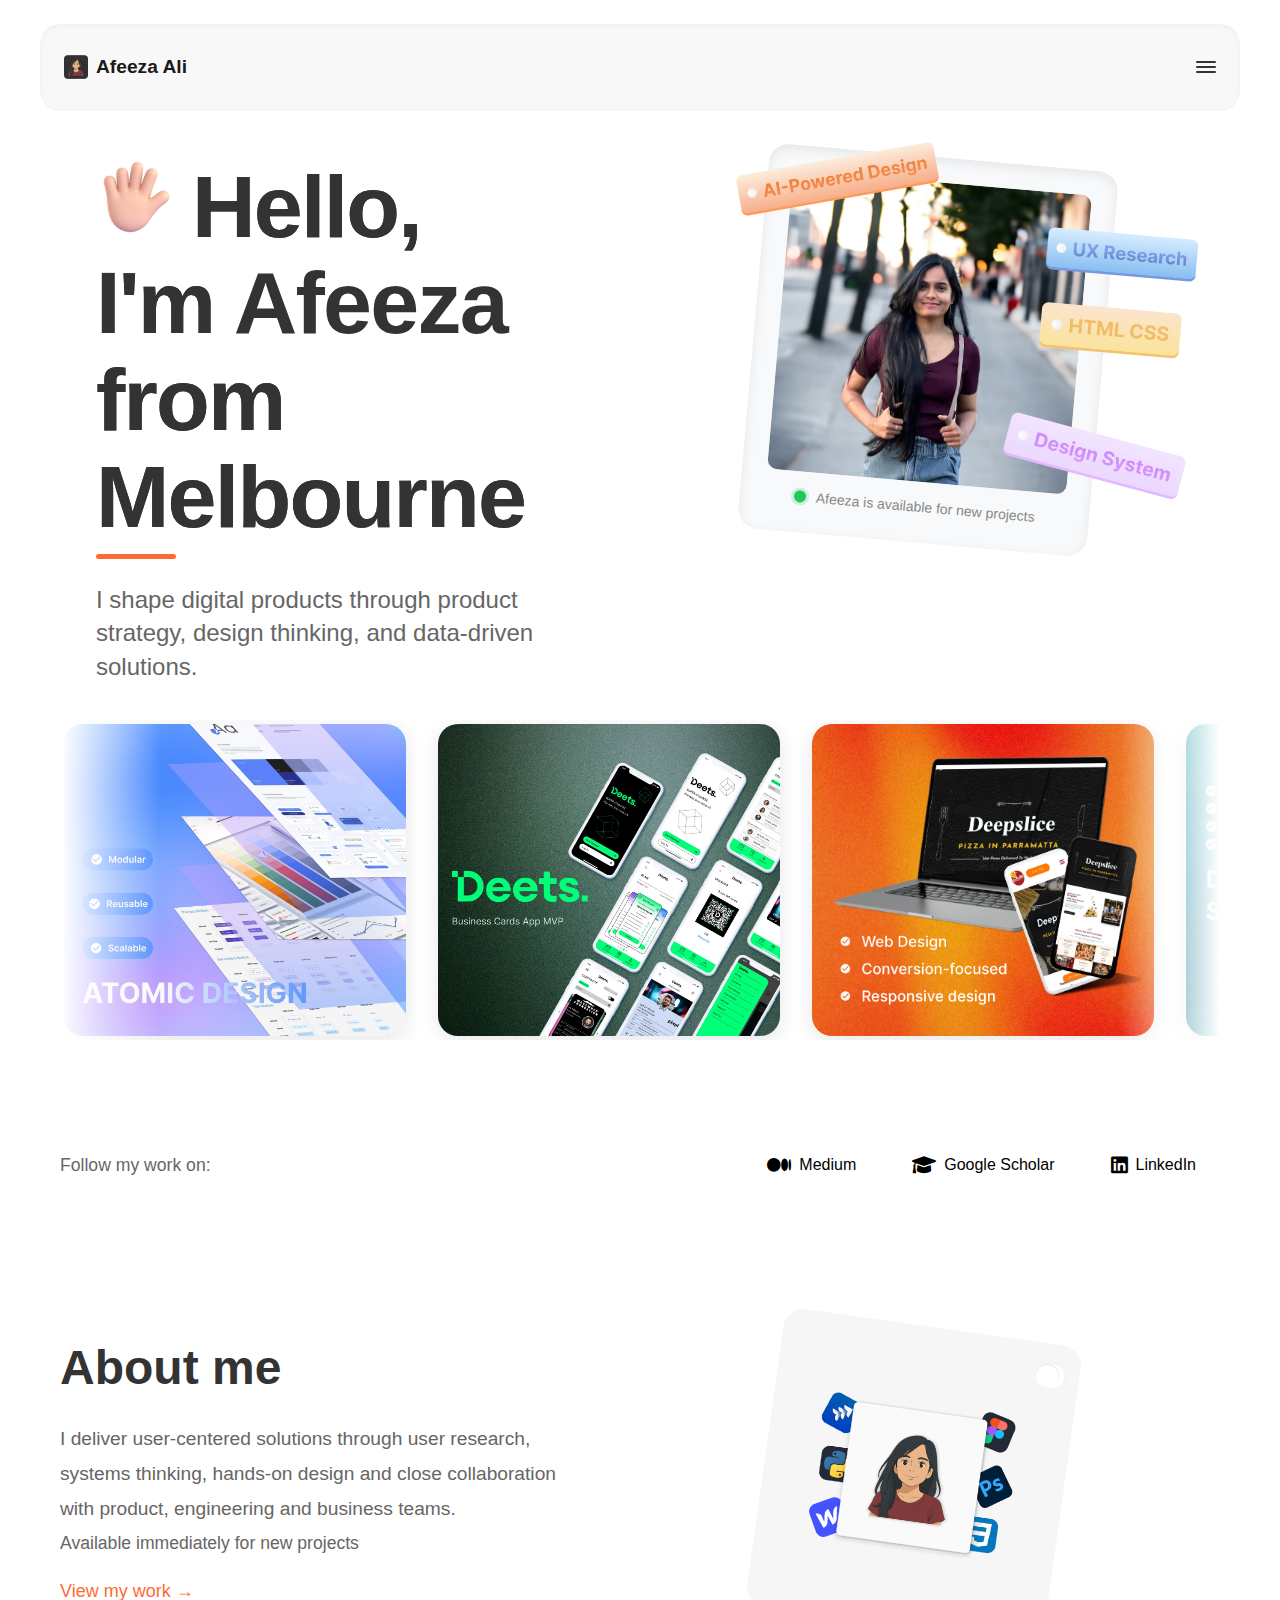
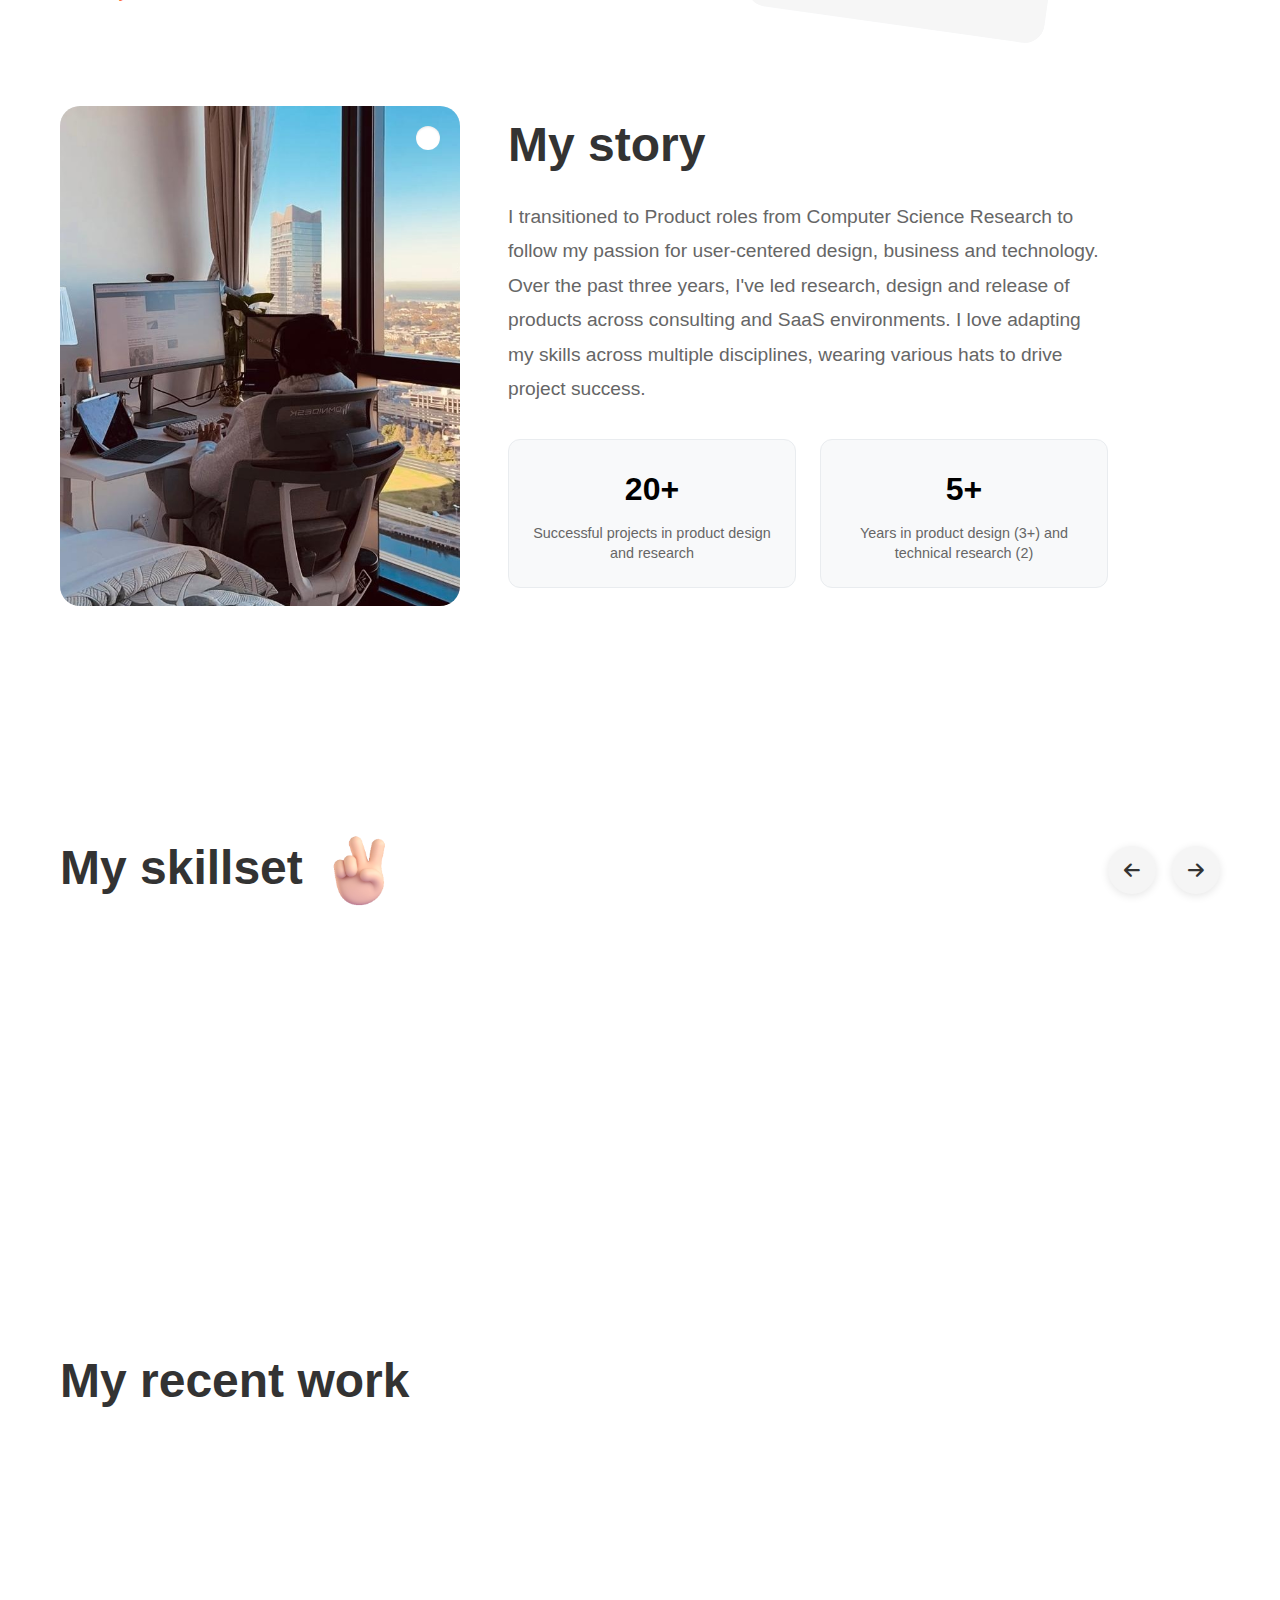
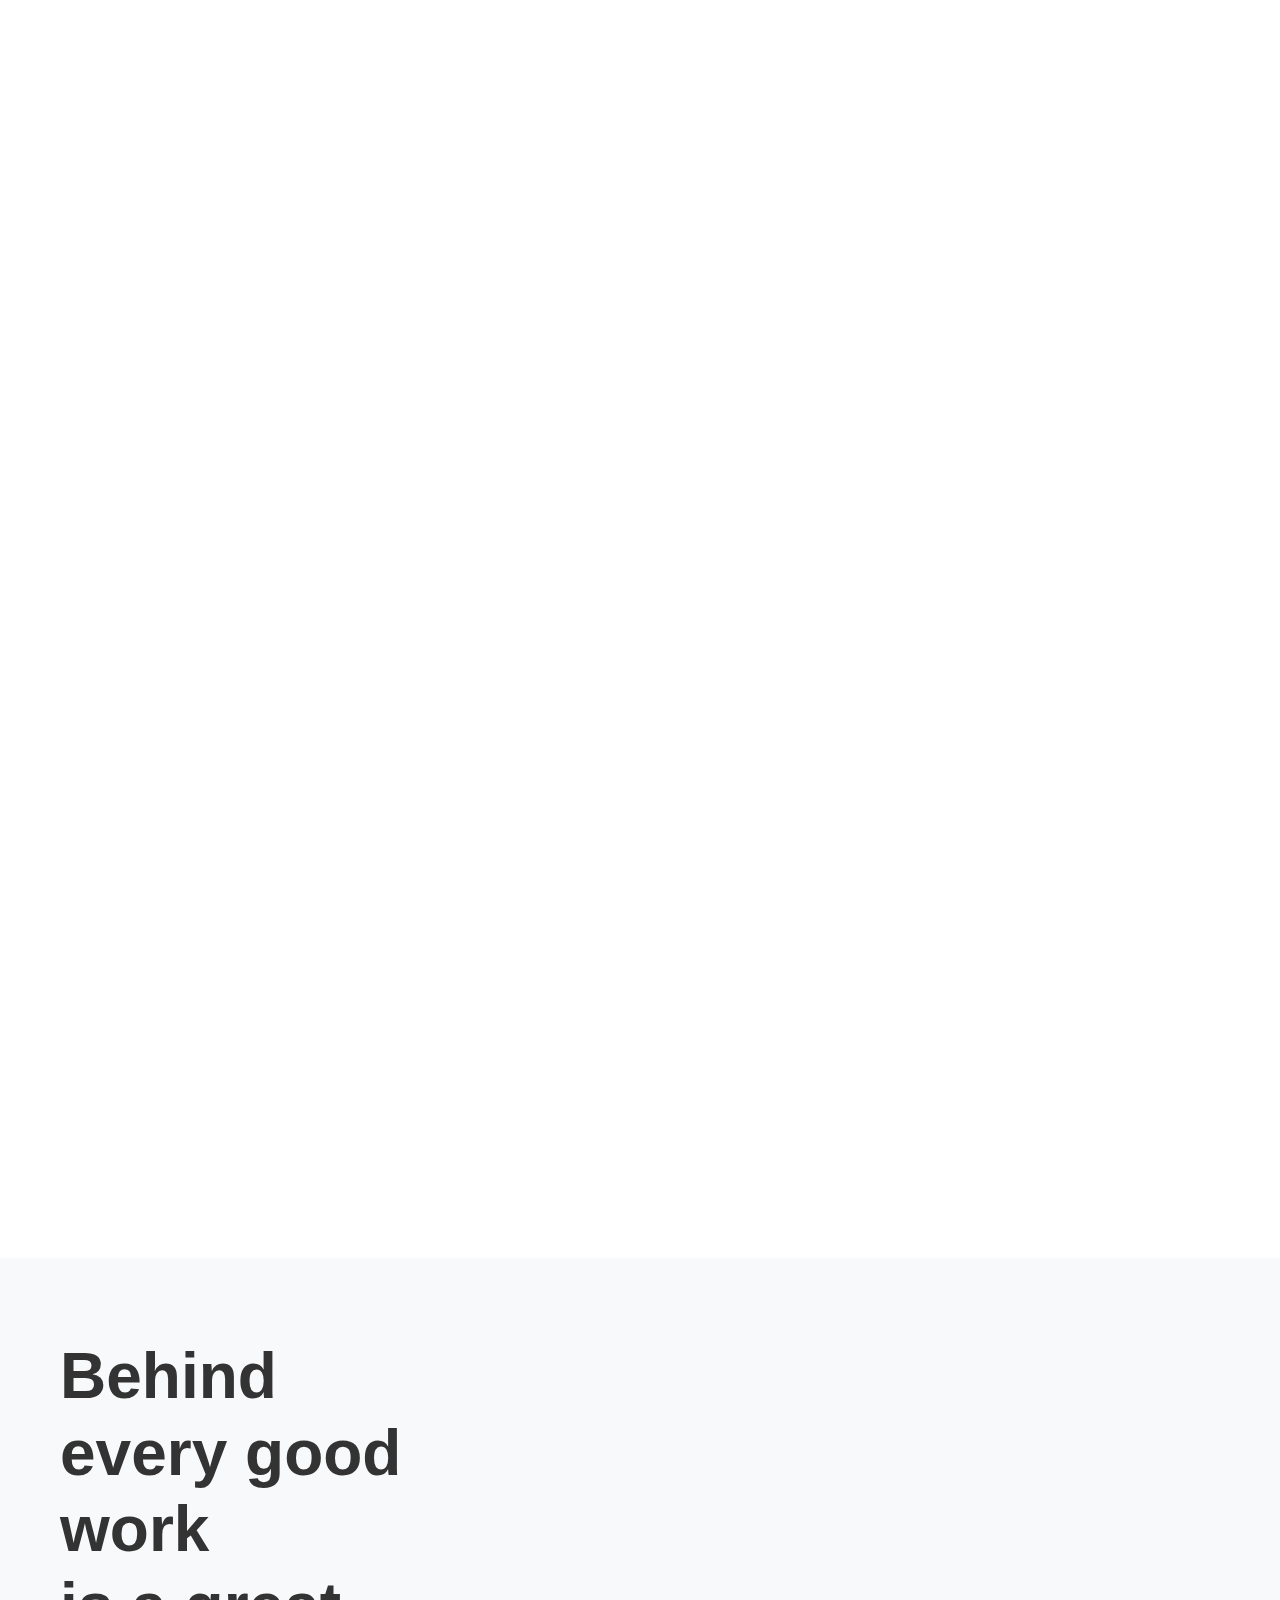
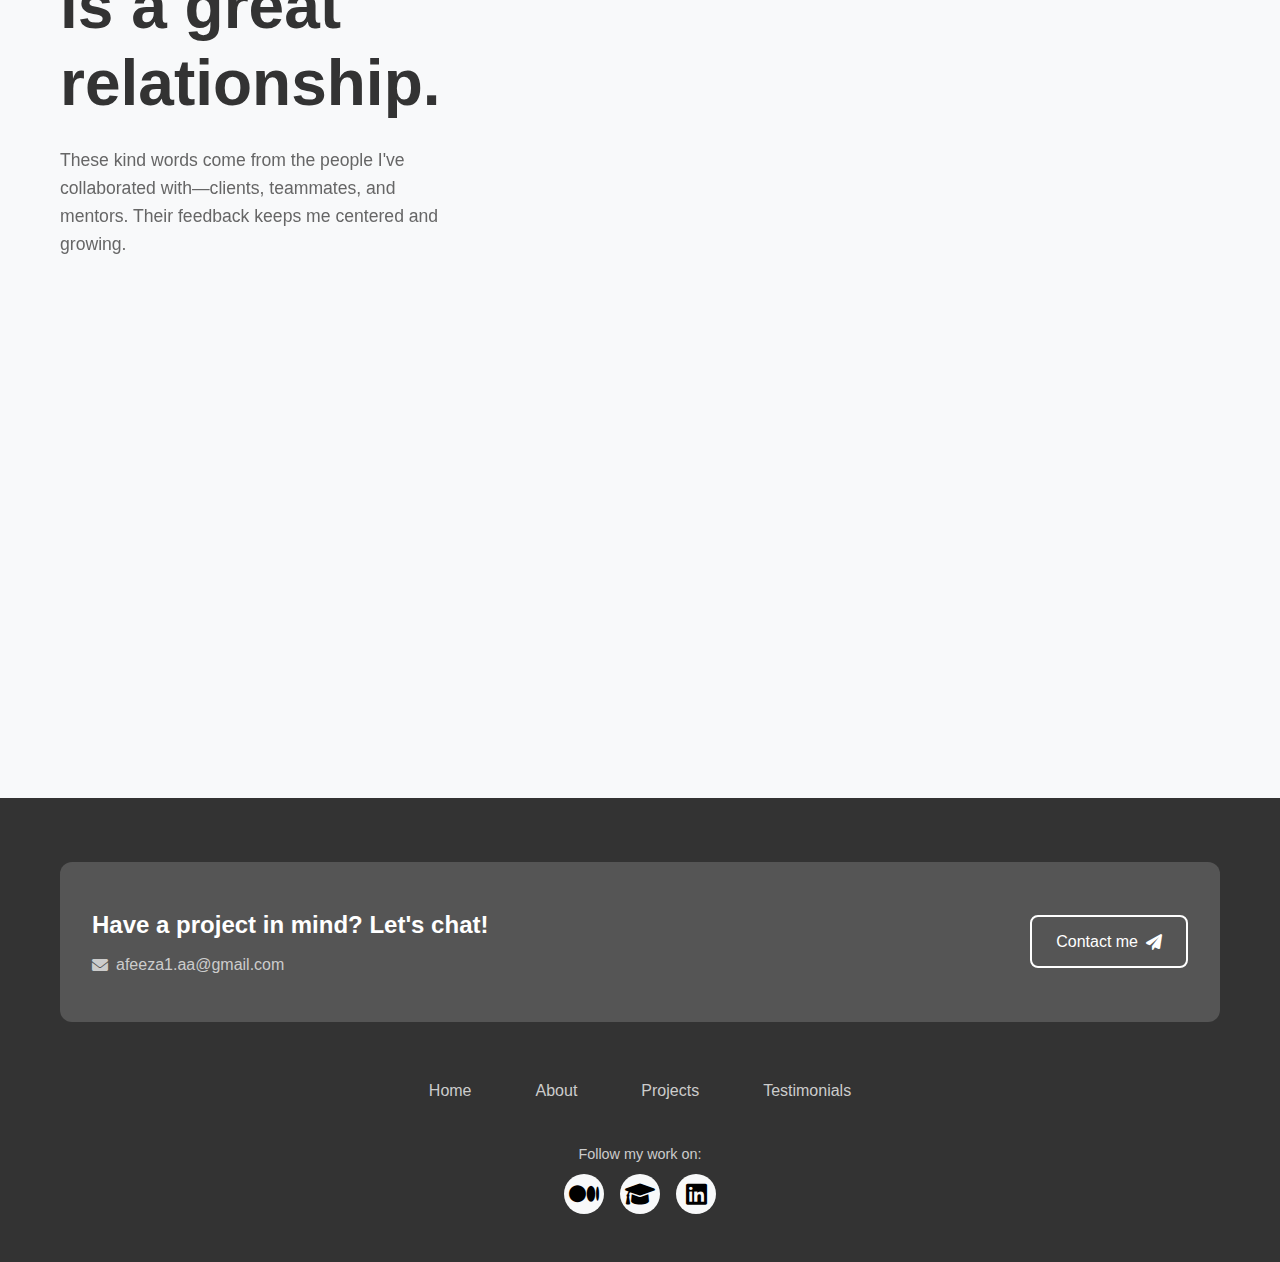
<file: index.html>
<!DOCTYPE html>
<html lang="en">
<head>
    <meta charset="UTF-8">
    <meta name="viewport" content="width=device-width, initial-scale=1.0">
    <title>Afeeza Designs - Product Designer Portfolio</title>
    <link rel="icon" type="image/png" href="Images/Afeeza Logo.png">
    
    <!-- Open Graph / Facebook -->
    <meta property="og:type" content="website">
    <meta property="og:url" content="https://afeezadesigns.com/">
    <meta property="og:title" content="Afeeza Ali">
    <meta property="og:image" content="https://afeezadesigns.com/Images/Thumbnail.png">
    <meta property="og:image:width" content="1200">
    <meta property="og:image:height" content="630">
    <meta property="og:site_name" content="Afeeza Designs">
    
    <!-- Twitter -->
    <meta property="twitter:card" content="summary_large_image">
    <meta property="twitter:url" content="https://afeezadesigns.com/">
    <meta property="twitter:title" content="Afeeza Ali">
    <meta property="twitter:image" content="https://afeezadesigns.com/Images/Thumbnail.png">
    <link rel="stylesheet" href="styles.css">
    <link href="https://cdnjs.cloudflare.com/ajax/libs/font-awesome/6.0.0/css/all.min.css" rel="stylesheet">
</head>
<body>
    <!-- Mobile Interim Message -->
    <div class="mobile-interim-message">
        <div class="interim-content">
            <h1 class="interim-title">
                <span class="interim-emoji">
                    <img src="Images/High-five-icon.png" alt="High five emoji" class="wave-emoji" style="width: 50px; height: 50px;">
                </span>
                <span class="interim-hello">Hello,</span>
                <span class="interim-name">I'm Afeeza</span>
            </h1>
            <div class="interim-underline"></div>
            <p class="interim-message">
                Thanks for visiting my page! I am currently giving a makeover to the mobile site experience.
                <br><br>
                In the mean time, please visit the desktop site to access the full content!
            </p>
            
            <div class="interim-social">
                <span class="interim-social-text">Follow my work on:</span>
                <div class="interim-social-links">
                    <a href="https://medium.com/@afeeza1.aa" target="_blank" class="interim-social-link">
                        <i class="fab fa-medium"></i>
                    </a>
                    <a href="https://scholar.google.com.au/citations?user=9WTVt0YAAAAJ&hl=en" target="_blank" class="interim-social-link">
                        <i class="fas fa-graduation-cap"></i>
                    </a>
                    <a href="https://www.linkedin.com/in/afeeza-ali-734010128/" target="_blank" class="interim-social-link">
                        <i class="fab fa-linkedin"></i>
                    </a>
                </div>
            </div>
        </div>
    </div>

    <!-- Navigation -->
    <nav class="navbar">
        <a href="#home" class="nav-logo">
            <div class="logo-icon"></div>
            <span>Afeeza Ali</span>
        </a>
        
        <div class="nav-menu-toggle">
            <div class="hamburger">
                <span></span>
                <span></span>
                <span></span>
            </div>
            <div class="mobile-menu">
                <div class="mobile-menu-links">
                    <a href="#home" class="mobile-menu-link">Home</a>
                    <a href="#about" class="mobile-menu-link">About</a>
                    <a href="#projects" class="mobile-menu-link">Projects</a>
                    <a href="#testimonials" class="mobile-menu-link">Testimonials</a>
                </div>
                <div class="mobile-menu-contact">
                    <a href="contact.html" class="mobile-menu-email">
                        <i class="fas fa-paper-plane"></i>
                        Contact me
                    </a>
                </div>
                <div class="mobile-menu-social">
                    <span class="mobile-menu-social-text">Follow my work on:</span>
                    <div class="mobile-menu-social-links">
                        <a href="https://medium.com/@afeeza1.aa" target="_blank" class="mobile-menu-social-link">
                            <i class="fab fa-medium"></i>
                        </a>
                        <a href="https://scholar.google.com.au/citations?user=9WTVt0YAAAAJ&hl=en" target="_blank" class="mobile-menu-social-link">
                            <i class="fas fa-graduation-cap"></i>
                        </a>
                        <a href="https://www.linkedin.com/in/afeeza-ali-734010128/" target="_blank" class="mobile-menu-social-link">
                            <i class="fab fa-linkedin"></i>
                        </a>
                    </div>
                </div>
            </div>
        </div>
    </nav>

    <!-- Hero Section -->
    <section class="hero" id="home">
        <div class="container">
            <div class="hero-content">
                <div class="hero-left">
                    <h1 class="hero-title" style="text-align: left; line-height: 1.1; color: #333; -webkit-text-fill-color: #333; font-weight: 700; margin: 0;">
                        <div style="margin-bottom: 0;"><img src="Images/High-five-icon.png" alt="High five emoji" class="hi-emoji wave-emoji" style="width: 80px; height: 80px; margin-right: 1rem; vertical-align: baseline; cursor: pointer;">Hello,</div>
                        <div style="margin-bottom: 0;">I'm <span class="highlight" style="color: #333;">Afeeza</span></div>
                        <div style="margin-bottom: 0;">from Melbourne</div>
                    </h1>
                    <div style="width: 80px; height: 5px; background: #ff6b35; border-radius: 3px; margin-top: -1rem;"></div>
                    <p class="hero-subtitle">
                        I shape digital products through product strategy, design thinking, and data-driven solutions.
                    </p>
                </div>
                <div class="hero-right">
                    <div class="hero-photo" style="overflow: visible;">
                        <img src="Images/Mypic.png" alt="Afeeza Ali" style="width: 300px; height: 300px; border-radius: 10px; object-fit: cover; position: absolute; top: 25px; left: 25px; z-index: 1;">
                        
                        <!-- Floating Badges -->
                        <img src="Images/Badge3.png" alt="AI Powered" class="floating-badge tilted-left" style="position: absolute; top: 10px; left: -30px; width: 200px; height: auto; z-index: 20; transform: rotate(-15deg);">
                        <img src="Images/Badge2.png" alt="UX Research" class="floating-badge" style="position: absolute; top: 60px; right: -85px; width: 150px; height: auto; z-index: 20;">
                        <img src="Images/Badge1.png" alt="HTML CSS" class="floating-badge" style="position: absolute; top: 35%; right: -75px; width: 140px; height: auto; z-index: 20;">
                        <img src="Images/Badge4.png" alt="Design System" class="floating-badge tilted-right" style="position: absolute; bottom: 80px; right: -90px; width: 180px; height: auto; z-index: 20; transform: rotate(10deg);">
                        
                        <!-- Availability Status -->
                        <div style="position: absolute; bottom: 25px; left: 50%; transform: translateX(-50%); display: flex; align-items: center; gap: 10px; z-index: 20; text-align: center; white-space: nowrap;">
                            <div style="width: 12px; height: 12px; background: #22c55e; border-radius: 50%; box-shadow: 0 0 0 3px rgba(34, 197, 94, 0.2);"></div>
                            <span style="color: #888; font-size: 14px; font-weight: 500; text-align: center; white-space: nowrap;">Afeeza is available for new projects</span>
                        </div>
                    </div>
                </div>
            </div>
        </div>
    </section>

    <!-- Image Carousel Section -->
    <section class="image-carousel-section">
        <div class="container">
            <div class="carousel-container">
                <div class="carousel-track">
                    <div class="carousel-item">
                        <a href="design-system.html" target="_blank">
                            <img src="Images/Design System.jpg" alt="Design System" class="carousel-image">
                        </a>
                    </div>
                    <div class="carousel-item">
                        <a href="deets-app-case-study.html" target="_blank">
                            <img src="Images/Deets.jpg" alt="Deets App" class="carousel-image">
                        </a>
                    </div>
                    <div class="carousel-item">
                        <a href="deepslice-pizza.html" target="_blank">
                            <img src="Images/Deepslice.png" alt="DeepSlice Pizza" class="carousel-image">
                        </a>
                    </div>
                    <div class="carousel-item">
                        <a href="dashboard-design-studio.html" target="_blank">
                            <img src="Images/Dashbaord.png" alt="Dashboard Design Studio" class="carousel-image">
                        </a>
                    </div>
                    <div class="carousel-item">
                        <a href="gen-ai-design.html" target="_blank">
                            <img src="Images/Gen AI.png" alt="Gen AI Design" class="carousel-image">
                        </a>
                    </div>
                    <div class="carousel-item">
                        <a href="design-system.html" target="_blank">
                            <img src="Images/Design System.jpg" alt="Design System" class="carousel-image">
                        </a>
                    </div>
                    <div class="carousel-item">
                        <a href="deets-app-case-study.html" target="_blank">
                            <img src="Images/Deets.jpg" alt="Deets App" class="carousel-image">
                        </a>
                    </div>
                    <div class="carousel-item">
                        <a href="deepslice-pizza.html" target="_blank">
                            <img src="Images/Deepslice.png" alt="DeepSlice Pizza" class="carousel-image">
                        </a>
                    </div>
                    <div class="carousel-item">
                        <a href="dashboard-design-studio.html" target="_blank">
                            <img src="Images/Dashbaord.png" alt="Dashboard Design Studio" class="carousel-image">
                        </a>
                    </div>
                    <div class="carousel-item">
                        <a href="gen-ai-design.html" target="_blank">
                            <img src="Images/Gen AI.png" alt="Gen AI Design" class="carousel-image">
                        </a>
                    </div>
                </div>
            </div>
        </div>
    </section>

    <!-- Social Links Section -->
    <section class="social-links-section">
        <div class="container">
            <div class="social-links">
                <span class="social-text">Follow my work on:</span>
                <div class="social-icons">
                    <a href="https://medium.com/@afeeza1.aa" target="_blank" class="social-link">
                        <i class="fab fa-medium"></i>
                        <span>Medium</span>
                    </a>
                    <a href="https://scholar.google.com.au/citations?user=9WTVt0YAAAAJ&hl=en" target="_blank" class="social-link">
                        <i class="fas fa-graduation-cap"></i>
                        <span>Google Scholar</span>
                    </a>
                    <a href="https://www.linkedin.com/in/afeeza-ali-734010128/" target="_blank" class="social-link">
                        <i class="fab fa-linkedin"></i>
                        <span>LinkedIn</span>
                    </a>
                </div>
            </div>
        </div>
    </section>

    <!-- About Section -->
    <section class="about section" id="about">
        <div class="container">
            <!-- About Me Section -->
            <div class="about-me-section">
                <div class="about-me-left">
                    <h2 class="section-title">About me</h2>
                    <p class="about-description">
                        I deliver user-centered solutions through user research, systems thinking, hands-on design and close collaboration with product, engineering and business teams.<br>
                        <strong class="about-availability">Available immediately for new projects</strong>
                    </p>
                    <a href="#projects" class="btn">View my work →</a>
                </div>
                
                <div class="about-me-right">
                    <div class="about-photo">
                        <img src="Images/About me card.png" alt="About me card" style="width: 100%; height: 100%; object-fit: cover; border-radius: 15px;">
                    </div>
                </div>
            </div>

            <!-- My Story Section -->
            <div class="my-story-section">
                <div class="my-story-left">
                    <div class="about-photo">
                        <img src="Images/About Me Photo.jpeg" alt="About Me Photo" style="width: 100%; height: 100%; object-fit: cover; border-radius: 15px;">
                    </div>
                </div>
                
                <div class="my-story-right">
                    <h2 class="section-title">My story</h2>
                    <p class="about-description">
                        I transitioned to Product roles from Computer Science Research to follow my passion for user-centered design, business and technology. Over the past three years, I've led research, design and release of products across consulting and SaaS environments. I love adapting my skills across multiple disciplines, wearing various hats to drive project success.
                    </p>
                    
                    <div class="metrics-container">
                        <div class="metric-item">
                            <div class="metric-number">20+</div>
                            <div class="metric-label">Successful projects in product design and research</div>
                        </div>
                        <div class="metric-item">
                            <div class="metric-number">5+</div>
                            <div class="metric-label">Years in product design (3+) and technical research (2)</div>
                        </div>
                    </div>
                </div>
            </div>
        </div>
    </section>

    <!-- Skillset Section -->
    <section class="skillset section" id="skillset">
        <div class="container">
            <div class="skillset-header" style="display: flex; justify-content: space-between; align-items: center; margin-bottom: 2rem;">
                <h2 class="section-title" style="text-align: left; margin-bottom: 0;">My skillset <img src="Images/Peace_Icone.png" alt="Peace icon" style="width: 80px; height: 80px; vertical-align: middle; margin-left: 10px;"></h2>
                <div class="carousel-controls" style="display: flex;">
                    <button class="carousel-arrow carousel-prev">
                        <i class="fas fa-arrow-left"></i>
                    </button>
                    <button class="carousel-arrow carousel-next">
                        <i class="fas fa-arrow-right"></i>
                    </button>
                </div>
            </div>
            
            <div class="skills-carousel">
                <div class="skills-track">
                    <div class="skill-card">
                        <div class="skill-icon">
                            <i class="fas fa-search"></i>
                        </div>
                        <h3 class="skill-title">Research</h3>
                        <p class="skill-description">Conducted 15+ user interviews and analyzed analytics across 5+ products.</p>
                    </div>
                    <div class="skill-card">
                        <div class="skill-icon">
                            <i class="fas fa-bullseye"></i>
                        </div>
                        <h3 class="skill-title">Strategy</h3>
                        <p class="skill-description">Led 20+ stakeholder workshops to align business goals across 10+ projects.</p>
                    </div>
                    <div class="skill-card">
                        <div class="skill-icon">
                            <i class="fas fa-palette"></i>
                        </div>
                        <h3 class="skill-title">Design</h3>
                        <p class="skill-description">Created 100+ high-fidelity UI screens and 50+ interactive mockups.</p>
                    </div>
                    <div class="skill-card">
                        <div class="skill-icon">
                            <i class="fas fa-flask"></i>
                        </div>
                        <h3 class="skill-title">Test</h3>
                        <p class="skill-description">Ran 10+ usability tests across 5+ projects to gather user feedback and inform iterations.</p>
                    </div>
                    <div class="skill-card">
                        <div class="skill-icon">
                            <i class="fas fa-file-alt"></i>
                        </div>
                        <h3 class="skill-title">Documentation</h3>
                        <p class="skill-description">Created usage specs for 3+ design systems and wrote 25+ Jira cards for development.</p>
                    </div>
                    <div class="skill-card">
                        <div class="skill-icon">
                            <i class="fas fa-rocket"></i>
                        </div>
                        <h3 class="skill-title">Delivery</h3>
                        <p class="skill-description">Led 20+ dev handover sessions with detailed design specs and development instructions.</p>
                    </div>
                </div>
            </div>
        </div>
    </section>

    <!-- Projects Section -->
    <section class="projects section" id="projects">
        <div class="container">
            <div class="projects-header">
                <h2 class="section-title">My recent work</h2>
            </div>
            
            <div class="projects-list">
                <a href="dashboard-design-studio.html" target="_blank" class="project-card" data-project="dashboard-design-studio">
                    <div class="project-left">
                        <h3 class="project-title">Dashboard Design Studio</h3>
                        <div class="project-date">Q3 2024</div>
                        <p class="project-description">Led the redesign of a data-heavy SaaS dashboard studio that allows business users to fully customize their trend analysis view.</p>
                        <span class="project-link">
                            View project
                            <i class="fas fa-arrow-right"></i>
                        </span>
                    </div>
                    <div class="project-right" style="padding: 20px 20px 20px 0;">
                        <img src="Images/Dashbaord.png" alt="Dashboard Design Studio" style="width: 100%; height: 100%; object-fit: cover; border-radius: 12px;">
                    </div>
                </a>

                <a href="gen-ai-design.html" target="_blank" class="project-card" data-project="gen-ai-design">
                    <div class="project-left">
                        <h3 class="project-title">Gen AI Design</h3>
                        <div class="project-date">Q4 2024</div>
                        <p class="project-description">Led the UX research and UI design for a SaaS AI assistant that helps users quickly uncover insights and take action through natural, guided conversations.</p>
                        <span class="project-link">
                            View project
                            <i class="fas fa-arrow-right"></i>
                        </span>
                    </div>
                    <div class="project-right">
                        <img src="Images/Gen AI.png" alt="Gen AI Design" style="width: 100%; height: 100%; object-fit: contain; border-radius: 12px;">
                    </div>
                </a>

                <a href="design-system.html" target="_blank" class="project-card" data-project="design-system">
                    <div class="project-left">
                        <h3 class="project-title">Design System</h3>
                        <div class="project-date">Q3 2024</div>
                        <p class="project-description">Built a design system used across 5+ complex SaaS modules to improve UI consistency, scale brand alignment, and reduce dev effort.</p>
                        <span class="project-link">
                            View project
                            <i class="fas fa-arrow-right"></i>
                        </span>
                    </div>
                    <div class="project-right" style="padding: 20px 20px 20px 0;">
                        <img src="Images/Design System.jpg" alt="Design System" style="width: 100%; height: 100%; object-fit: cover; border-radius: 12px;">
                    </div>
                </a>

                <a href="deets-app-case-study.html" target="_blank" class="project-card" data-project="deets-app">
                    <div class="project-left">
                        <h3 class="project-title">Deets App</h3>
                        <div class="project-date">Q3 2023</div>
                        <p class="project-description">Designed and shipped a digital contact card MVP app for soft launch, focusing on boosting user adoption.</p>
                        <span class="project-link">
                            View project
                            <i class="fas fa-arrow-right"></i>
                        </span>
                    </div>
                    <div class="project-right" style="padding: 20px 20px 20px 0;">
                        <img src="Images/Deets.jpg" alt="Deets App" style="width: 100%; height: 100%; object-fit: cover; border-radius: 12px;">
                    </div>
                </a>

                <a href="deepslice-pizza.html" target="_blank" class="project-card" data-project="deepslice-pizza">
                    <div class="project-left">
                        <h3 class="project-title">DeepSlice Pizza</h3>
                        <div class="project-date">Q3 2022</div>
                        <p class="project-description">Designed and launched a responsive MVP website for a local pizza brand in Sydney, accelerating digital presence and conversion rate.</p>
                        <span class="project-link">
                            View project
                            <i class="fas fa-arrow-right"></i>
                        </span>
                    </div>
                    <div class="project-right" style="padding: 20px 20px 20px 0;">
                        <img src="Images/Deepslice.png" alt="DeepSlice Pizza" style="width: 100%; height: 100%; object-fit: cover; border-radius: 12px;">
                    </div>
                </a>
            </div>
        </div>
    </section>

    <!-- Testimonials Section -->
    <section class="testimonials section" id="testimonials">
        <div class="container">
            <div class="testimonials-layout">
                <!-- Left Column - Headline and Subheading -->
                <div class="testimonials-left">
                    <h2 class="testimonials-headline">
                        Behind every good work<br>is a great relationship.
                    </h2>
                    <p class="testimonials-subheading">
                        These kind words come from the people I've collaborated with—clients, teammates, and mentors. Their feedback keeps me centered and growing.
                    </p>
                </div>
                
                <!-- Right Column - Accordion Stack -->
                <div class="testimonials-right">
                    <div class="testimonials-accordion">
                        <div class="testimonial-item" data-testimonial="1">
                            <div class="testimonial-header">
                                <div class="testimonial-author-preview">
                                    <div class="testimonial-author-photo">
                                        <img src="Images/Angela picture.avif" alt="Angela Di Fiore" style="width: 100%; height: 100%; object-fit: cover; border-radius: 50%;">
                                    </div>
                                    <div class="testimonial-author-info">
                                        <h4 class="author-name">Angela Di Fiore</h4>
                                        <p class="author-title">Head of Product Design, Apromore</p>
                                    </div>
                                </div>
                                <div class="testimonial-toggle">
                                    <i class="fas fa-plus"></i>
                                </div>
                            </div>
                            <div class="testimonial-content">
                                <blockquote class="testimonial-quote">
                                    "Afeeza is a talented product designer who made a significant impact on my team. Her designs balance visual precision with a deep understanding of product strategy and technology. Afeeza quickly adapted to our complex environment, contributing to the development of new features, redesigning critical capabilities, and establishing our design system. Beyond her skills, Afeeza is a smart, ethical professional with a positive attitude that fosters collaboration and team success."
                                </blockquote>
                            </div>
                        </div>

                        <div class="testimonial-item" data-testimonial="2">
                            <div class="testimonial-header">
                                <div class="testimonial-author-preview">
                                    <div class="testimonial-author-photo">
                                        <img src="Images/Ivo.png" alt="Ivo Widjaja" style="width: 100%; height: 100%; object-fit: cover; border-radius: 50%;">
                                    </div>
                                    <div class="testimonial-author-info">
                                        <h4 class="author-name">Ivo Widjaja</h4>
                                        <p class="author-title">Senior Developer, Apromore</p>
                                    </div>
                                </div>
                                <div class="testimonial-toggle">
                                    <i class="fas fa-plus"></i>
                                </div>
                            </div>
                            <div class="testimonial-content">
                                <blockquote class="testimonial-quote">
                                    "I had the pleasure of working closely with Afeeza at Apromore on several high-impact projects. As a product designer, she brought a rare combination of technical acumen, user centricity for designs, and genuine collaboration. Her designs were always well-documented, and easy to implement, which made development smooth and efficient."
                                </blockquote>
                            </div>
                        </div>

                        <div class="testimonial-item" data-testimonial="3">
                            <div class="testimonial-header">
                                <div class="testimonial-author-preview">
                                    <div class="testimonial-author-photo">
                                        <img src="Images/Basheer Padanna.avif" alt="Basheer Padanna" style="width: 100%; height: 100%; object-fit: cover; border-radius: 50%;">
                                    </div>
                                    <div class="testimonial-author-info">
                                        <h4 class="author-name">Basheer Padanna</h4>
                                        <p class="author-title">Founder, CEO, DSIGNS Australia</p>
                                    </div>
                                </div>
                                <div class="testimonial-toggle">
                                    <i class="fas fa-plus"></i>
                                </div>
                            </div>
                            <div class="testimonial-content">
                                <blockquote class="testimonial-quote">
                                    "Afeeza was instrumental in both product strategy and design based components of client projects in my company. Afeeza has a detailed orientated approach and a natural talent for creating engaging, functional and visually pleasing designs. Afeeza's skills in cross-collaboration and navigating communication with the team is commendable."
                                </blockquote>
                            </div>
                        </div>

                        <div class="testimonial-item" data-testimonial="4">
                            <div class="testimonial-header">
                                <div class="testimonial-author-preview">
                                    <div class="testimonial-author-photo">
                                        <img src="Images/Renee.avif" alt="Renee Baltov" style="width: 100%; height: 100%; object-fit: cover; border-radius: 50%;">
                                    </div>
                                    <div class="testimonial-author-info">
                                        <h4 class="author-name">Renee Baltov</h4>
                                        <p class="author-title">Chief Marketing Officer, Deets Tech</p>
                                    </div>
                                </div>
                                <div class="testimonial-toggle">
                                    <i class="fas fa-plus"></i>
                                </div>
                            </div>
                            <div class="testimonial-content">
                                <blockquote class="testimonial-quote">
                                    "Afeeza was party of the team that helped shape MVP design for DEETS app. The project was on time, well executed, and extremely helpful to the DEETS management team."
                                </blockquote>
                            </div>
                        </div>

                        <div class="testimonial-item" data-testimonial="5">
                            <div class="testimonial-header">
                                <div class="testimonial-author-preview">
                                    <div class="testimonial-author-photo">
                                        <img src="Images/Jennifer.avif" alt="Jennifer Cai" style="width: 100%; height: 100%; object-fit: cover; border-radius: 50%;">
                                    </div>
                                    <div class="testimonial-author-info">
                                        <h4 class="author-name">Jennifer Cai</h4>
                                        <p class="author-title">Product Designer, Elephants Can Dance</p>
                                    </div>
                                </div>
                                <div class="testimonial-toggle">
                                    <i class="fas fa-plus"></i>
                                </div>
                            </div>
                            <div class="testimonial-content">
                                <blockquote class="testimonial-quote">
                                    "I worked with Afeeza on a client project for DEETS digital business cards. She was a great team player who showed up and contributed cross-functionally when needed."
                                </blockquote>
                            </div>
                        </div>

                        <div class="testimonial-item" data-testimonial="6">
                            <div class="testimonial-header">
                                <div class="testimonial-author-preview">
                                    <div class="testimonial-author-photo">
                                        <img src="Images/Vivek Sir.avif" alt="Dr. Vivek Singh Bhagel" style="width: 100%; height: 100%; object-fit: cover; border-radius: 50%;">
                                    </div>
                                    <div class="testimonial-author-info">
                                        <h4 class="author-name">Dr. Vivek Singh Bhagel</h4>
                                        <p class="author-title">Post Doctoral Researcher, Taipei Tech</p>
                                    </div>
                                </div>
                                <div class="testimonial-toggle">
                                    <i class="fas fa-plus"></i>
                                </div>
                            </div>
                            <div class="testimonial-content">
                                <blockquote class="testimonial-quote">
                                    "I and Afeeza worked closely as co-researchers at Pattern Analysis and Machine Intelligence(PAMI) Lab. We had long hours of brainstorming and iterating solutions for our research problems that are now published in reputed international scientific journals"
                                </blockquote>
                            </div>
                        </div>
                    </div>
                </div>
            </div>
        </div>
    </section>

    <!-- Footer -->
    <footer class="footer">
        <div class="container">
            <div class="footer-content">
                <div class="footer-cta-container">
                    <div class="footer-cta-box">
                        <div class="footer-cta-content">
                            <div class="footer-cta-left">
                                <h2 class="footer-title">Have a project in mind? Let's chat!</h2>
                                <div class="footer-email">
                                    <i class="fas fa-envelope"></i>
                                    <a href="mailto:afeeza1.aa@gmail.com">afeeza1.aa@gmail.com</a>
                                </div>
                            </div>
                            <a href="contact.html" class="footer-contact-btn">
                                Contact me
                                <i class="fas fa-paper-plane"></i>
                            </a>
                        </div>
                    </div>
                </div>
                
                <div class="footer-nav">
                    <a href="#home" class="footer-link">Home</a>
                    <a href="#about" class="footer-link">About</a>
                    <a href="#projects" class="footer-link">Projects</a>
                    <a href="#testimonials" class="footer-link">Testimonials</a>
                </div>
                
                <div class="footer-social">
                    <span class="footer-social-text">Follow my work on:</span>
                    <div class="social-links">
                        <a href="https://medium.com/@afeeza1.aa" target="_blank" class="social-link">
                            <i class="fab fa-medium"></i>
                        </a>
                        <a href="https://scholar.google.com.au/citations?user=9WTVt0YAAAAJ&hl=en" target="_blank" class="social-link">
                            <i class="fas fa-graduation-cap"></i>
                        </a>
                        <a href="https://www.linkedin.com/in/afeeza-ali-734010128/" target="_blank" class="social-link">
                            <i class="fab fa-linkedin"></i>
                        </a>
                    </div>
                </div>
            </div>
            

        </div>
    </footer>

    <script src="script.js"></script>
</body>
</html>
</file>
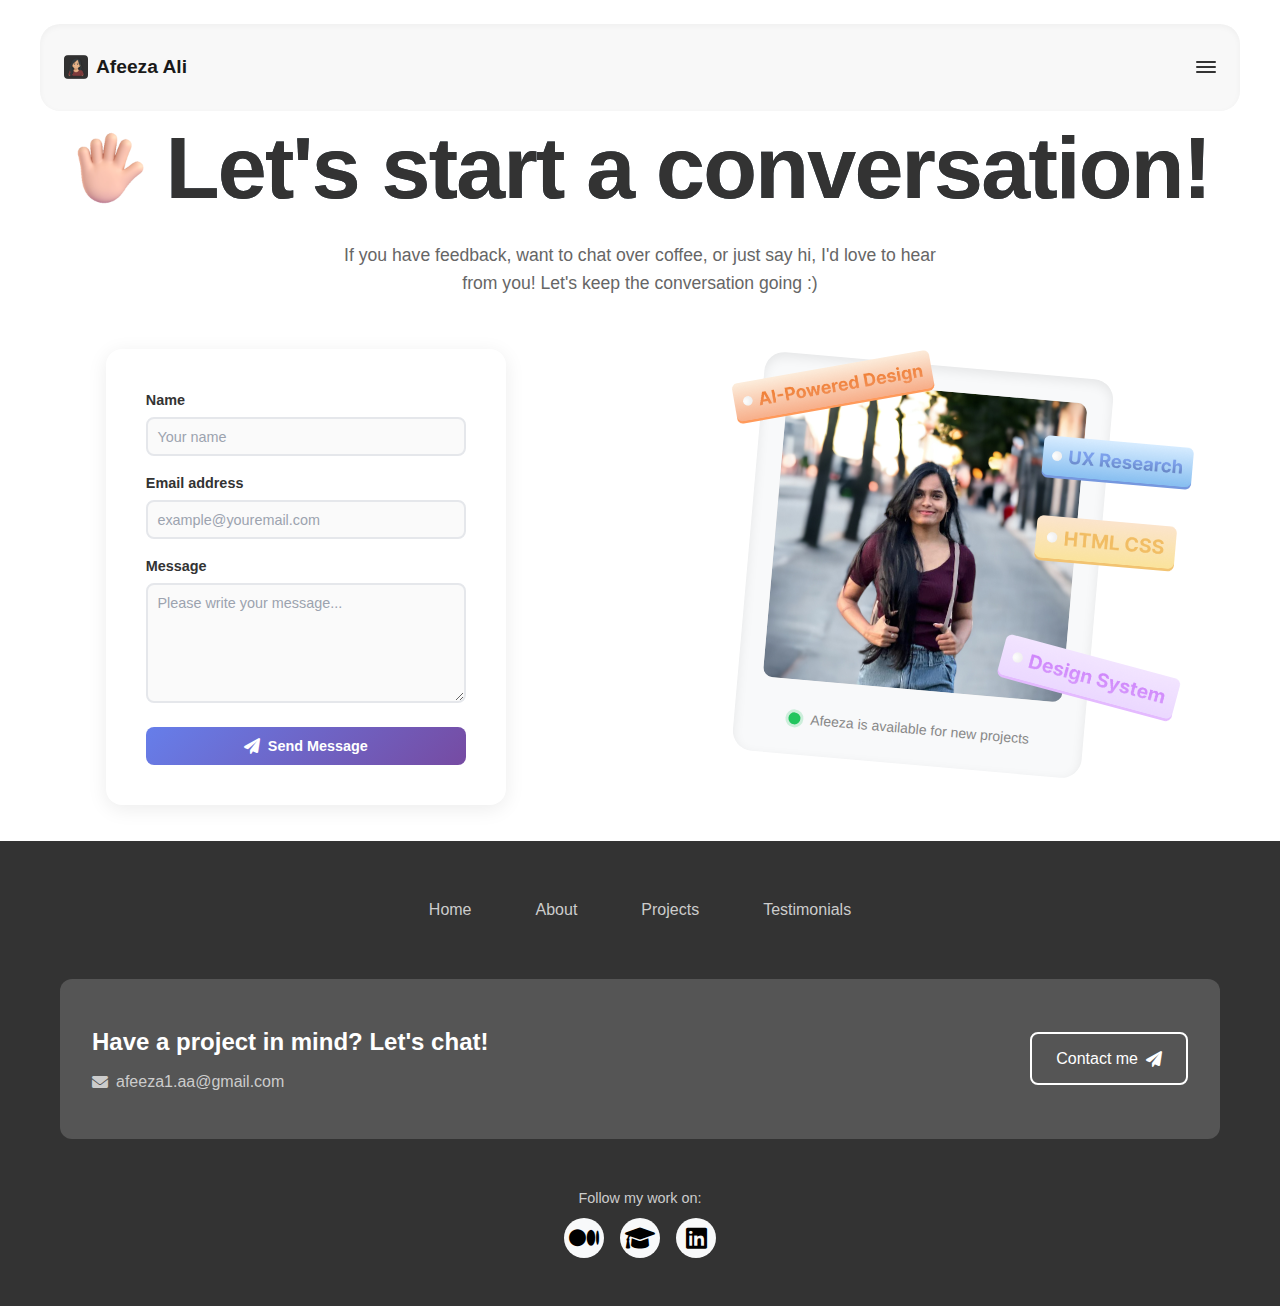
<file: contact.html>
<!DOCTYPE html>
<html lang="en">
<head>
    <meta charset="UTF-8">
    <meta name="viewport" content="width=device-width, initial-scale=1.0">
    <title>Contact Me - Afeeza Designs</title>
    <link rel="icon" type="image/png" href="Images/Afeeza Logo.png">
    <link rel="stylesheet" href="styles.css">
    <link href="https://cdnjs.cloudflare.com/ajax/libs/font-awesome/6.0.0/css/all.min.css" rel="stylesheet">
</head>
<body>
    <!-- Navigation -->
    <nav class="navbar">
        <a href="index.html" class="nav-logo">
            <div class="logo-icon"></div>
            <span>Afeeza Ali</span>
        </a>
        
        <div class="nav-menu-toggle">
            <div class="hamburger">
                <span></span>
                <span></span>
                <span></span>
            </div>
            <div class="mobile-menu">
                <div class="mobile-menu-links">
                    <a href="index.html#home" class="mobile-menu-link">Home</a>
                    <a href="index.html#about" class="mobile-menu-link">About</a>
                    <a href="index.html#projects" class="mobile-menu-link">Projects</a>
                    <a href="index.html#testimonials" class="mobile-menu-link">Testimonials</a>
                </div>
                <div class="mobile-menu-contact">
                    <a href="mailto:afeeza1.aa@gmail.com" class="mobile-menu-email">
                        <i class="fas fa-envelope"></i>
                        afeeza1.aa@gmail.com
                    </a>
                </div>
                <div class="mobile-menu-social">
                    <span class="mobile-menu-social-text">Follow my work on:</span>
                    <div class="mobile-menu-social-links">
                        <a href="https://medium.com/@afeeza1.aa" target="_blank" class="mobile-menu-social-link">
                            <i class="fab fa-medium"></i>
                        </a>
                        <a href="https://scholar.google.com.au/citations?user=9WTVt0YAAAAJ&hl=en" target="_blank" class="mobile-menu-social-link">
                            <i class="fas fa-graduation-cap"></i>
                        </a>
                        <a href="https://www.linkedin.com/in/afeeza-ali-734010128/" target="_blank" class="mobile-menu-social-link">
                            <i class="fab fa-linkedin"></i>
                        </a>
                    </div>
                </div>
            </div>
        </div>
    </nav>

    <!-- Contact Hero Section -->
    <section class="hero" id="contact">
        <div class="container">
            <!-- Top Section: Heading and Subtitle -->
            <div style="text-align: center; margin-bottom: 3rem;">
                <h1 class="hero-title" style="text-align: center; line-height: 1.1; color: #333; -webkit-text-fill-color: #333; font-weight: 700; margin-bottom: 1.5rem;">
                    <div style="display: flex; align-items: center; justify-content: center;">
                        <img src="Images/High-five-icon.png" alt="High five emoji" class="hi-emoji wave-emoji" style="width: 80px; height: 80px; margin-right: 1rem; vertical-align: baseline;">
                        <span>Let's start a conversation!</span>
                    </div>
                </h1>
                
                <p class="hero-subtitle" style="text-align: center; max-width: 600px; margin: 0 auto; color: #666; line-height: 1.6; font-size: 1.1rem;">
                    If you have feedback, want to chat over coffee, or just say hi, I'd love to hear from you! Let's keep the conversation going :)
                </p>
            </div>
            
            <!-- Two Column Layout: Form and Photo -->
            <div class="hero-content">
                <!-- Left Column: Contact Form -->
                <div class="hero-left">
                    <div class="contact-form-container" style="max-width: 400px; margin-top: -32px;">
                        <form class="contact-form" id="contactForm">
                            <div class="form-group" style="margin-bottom: 1rem;">
                                <label for="name" style="font-size: 0.9rem; margin-bottom: 0.3rem; display: block;">Name</label>
                                <input type="text" id="name" name="name" placeholder="Your name" required style="padding: 0.6rem; font-size: 0.9rem;">
                            </div>
                            
                            <div class="form-group" style="margin-bottom: 1rem;">
                                <label for="email" style="font-size: 0.9rem; margin-bottom: 0.3rem; display: block;">Email address</label>
                                <input type="text" id="email" name="email" placeholder="example@youremail.com" required style="padding: 0.6rem; font-size: 0.9rem;">
                            </div>
                            
                            <div class="form-group" style="margin-bottom: 1rem;">
                                <label for="message" style="font-size: 0.9rem; margin-bottom: 0.3rem; display: block;">Message</label>
                                <textarea id="message" name="message" rows="3" placeholder="Please write your message..." required style="padding: 0.6rem; font-size: 0.9rem;"></textarea>
                            </div>
                            
                            <button type="submit" class="contact-submit-btn" style="padding: 0.7rem 1.5rem; font-size: 0.9rem;">
                                <i class="fas fa-paper-plane"></i>
                                Send Message
                            </button>
                        </form>
                    </div>
                </div>
                
                <!-- Right Column: Photo -->
                <div class="hero-right">
                    <div class="hero-photo" style="overflow: visible; position: relative; height: 400px; margin-top: -16px;">
                        <img src="Images/Mypic.png" alt="Afeeza Ali" style="width: 300px; height: 300px; border-radius: 10px; object-fit: cover; position: absolute; top: 25px; left: 25px; z-index: 1;">
                        
                        <!-- Floating Badges -->
                        <img src="Images/Badge3.png" alt="AI Powered" class="floating-badge tilted-left" style="position: absolute; top: 10px; left: -30px; width: 200px; height: auto; z-index: 20; transform: rotate(-15deg);">
                        <img src="Images/Badge2.png" alt="UX Research" class="floating-badge" style="position: absolute; top: 60px; right: -85px; width: 150px; height: auto; z-index: 20;">
                        <img src="Images/Badge1.png" alt="HTML CSS" class="floating-badge" style="position: absolute; top: 35%; right: -75px; width: 140px; height: auto; z-index: 20;">
                        <img src="Images/Badge4.png" alt="Design System" class="floating-badge tilted-right" style="position: absolute; bottom: 80px; right: -90px; width: 180px; height: auto; z-index: 20; transform: rotate(10deg);">
                        
                        <!-- Availability Status -->
                        <div style="position: absolute; bottom: 25px; left: 50%; transform: translateX(-50%); display: flex; align-items: center; gap: 10px; z-index: 20; text-align: center; white-space: nowrap;">
                            <div style="width: 12px; height: 12px; background: #22c55e; border-radius: 50%; box-shadow: 0 0 0 3px rgba(34, 197, 94, 0.2);"></div>
                            <span style="color: #888; font-size: 14px; font-weight: 500; text-align: center; white-space: nowrap;">Afeeza is available for new projects</span>
                        </div>
                    </div>
                </div>
            </div>
        </div>
    </section>

    <!-- Footer -->
    <footer class="footer">
        <div class="container">
            <div class="footer-content">
                <div class="footer-nav">
                    <a href="index.html#home" class="footer-link">Home</a>
                    <a href="index.html#about" class="footer-link">About</a>
                    <a href="index.html#projects" class="footer-link">Projects</a>
                    <a href="index.html#testimonials" class="footer-link">Testimonials</a>
                </div>
                
                <div class="footer-cta-container">
                    <div class="footer-cta-box">
                        <div class="footer-cta-content">
                            <div class="footer-cta-left">
                                <h2 class="footer-title">Have a project in mind? Let's chat!</h2>
                                <div class="footer-email">
                                    <i class="fas fa-envelope"></i>
                                    <a href="mailto:afeeza1.aa@gmail.com">afeeza1.aa@gmail.com</a>
                                </div>
                            </div>
                            <a href="contact.html" class="footer-contact-btn">
                                Contact me
                                <i class="fas fa-paper-plane"></i>
                            </a>
                        </div>
                    </div>
                </div>
                
                <div class="footer-social">
                    <span class="footer-social-text">Follow my work on:</span>
                    <div class="social-links">
                        <a href="https://medium.com/@afeeza1.aa" target="_blank" class="social-link">
                            <i class="fab fa-medium"></i>
                        </a>
                        <a href="https://scholar.google.com.au/citations?user=9WTVt0YAAAAJ&hl=en" target="_blank" class="social-link">
                            <i class="fas fa-graduation-cap"></i>
                        </a>
                        <a href="https://www.linkedin.com/in/afeeza-ali-734010128/" target="_blank" class="social-link">
                            <i class="fab fa-linkedin"></i>
                        </a>
                    </div>
                </div>
            </div>
        </div>
    </footer>

    <script src="script.js"></script>
    <script>
        // Contact form handling
        document.getElementById('contactForm').addEventListener('submit', function(e) {
            e.preventDefault();
            
            const name = document.getElementById('name').value;
            const email = document.getElementById('email').value;
            const message = document.getElementById('message').value;
            
            // Simple validation
            if (!name || !email || !message) {
                alert('Please fill in all fields');
                return;
            }
            
            // Email validation
            const emailRegex = /^[^\s@]+@[^\s@]+\.[^\s@]+$/;
            if (!emailRegex.test(email)) {
                alert('Please enter a valid email address');
                return;
            }
            
            // Here you would typically send the form data to your backend
            // For now, we'll just show a success message and open the default email client
            const mailtoLink = `mailto:afeeza1.aa@gmail.com?subject=Message from ${encodeURIComponent(name)}&body=${encodeURIComponent(`Name: ${name}\nEmail: ${email}\n\nMessage:\n${message}`)}`;
            window.location.href = mailtoLink;
            
            // Show success message
            alert('Thank you for your message! I\'ll get back to you soon.');
            
            // Reset form
            document.getElementById('contactForm').reset();
        });
    </script>
</body>
</html>
</file>
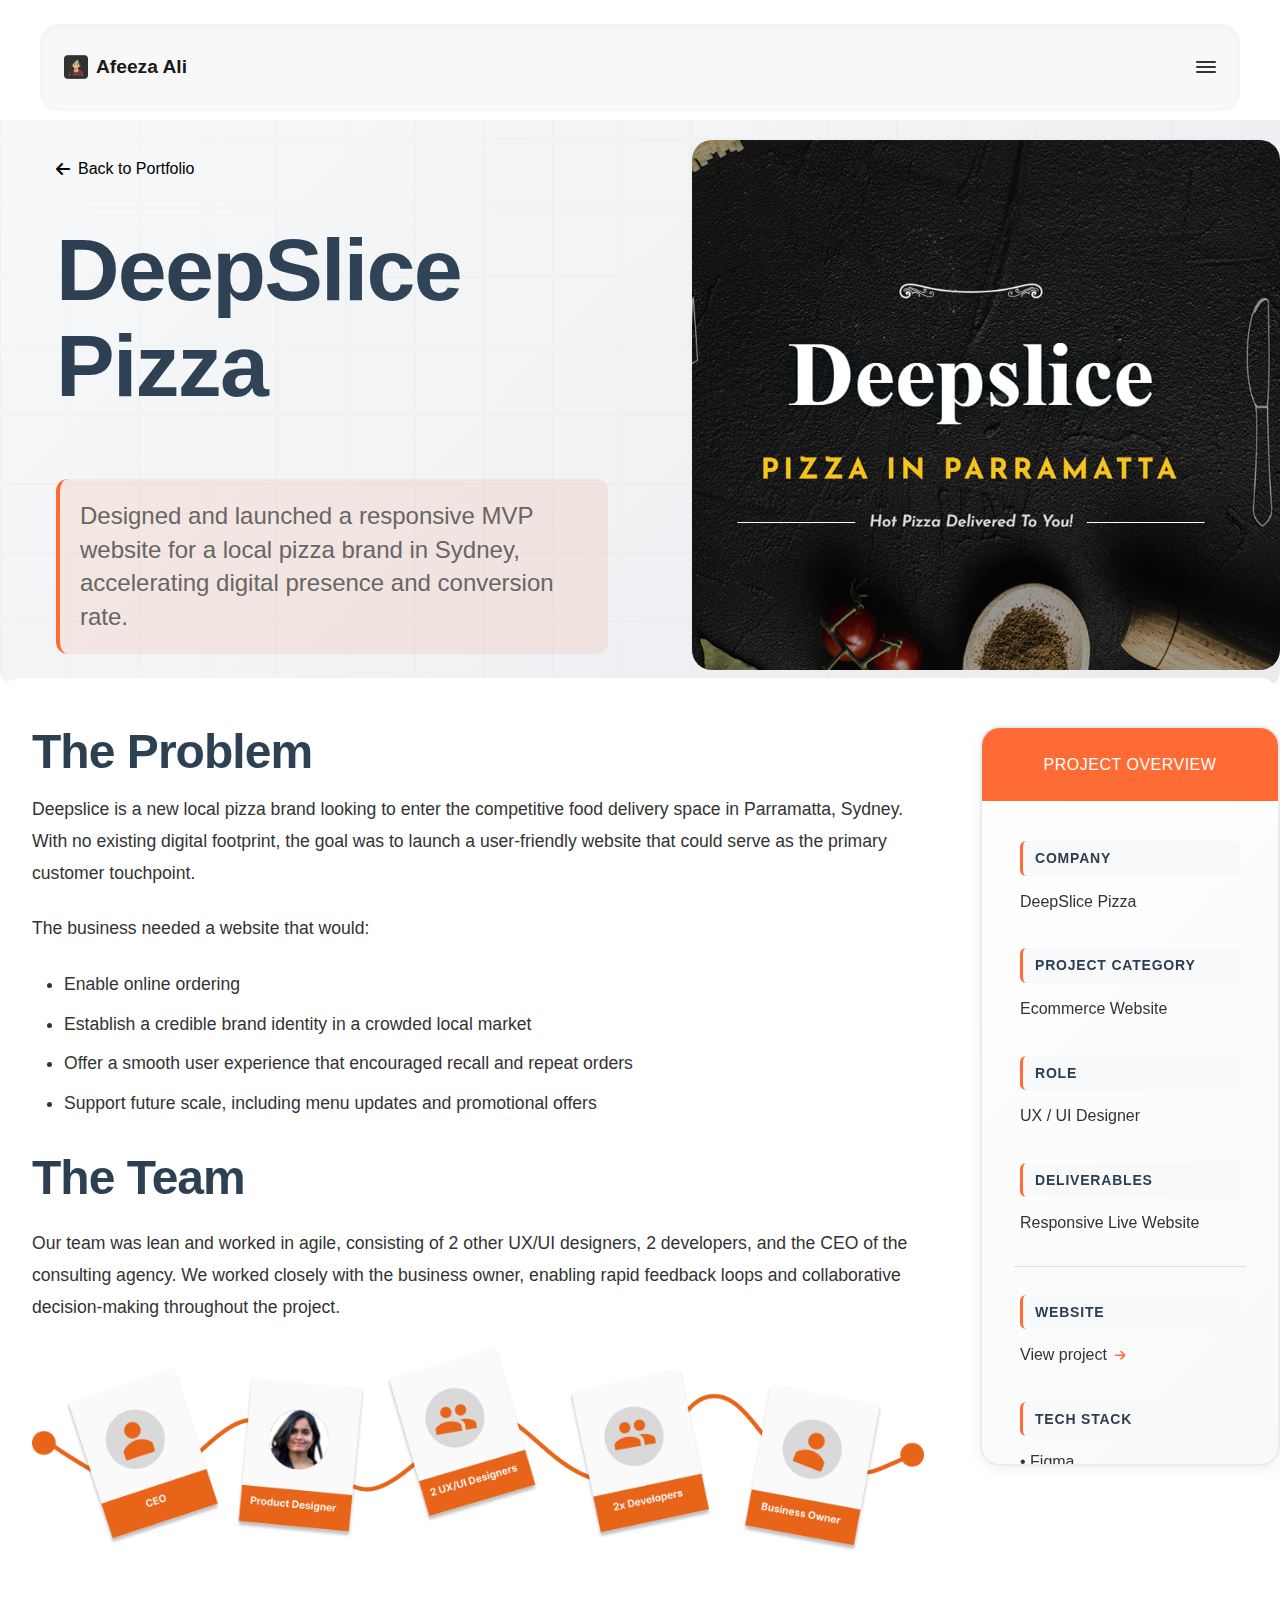
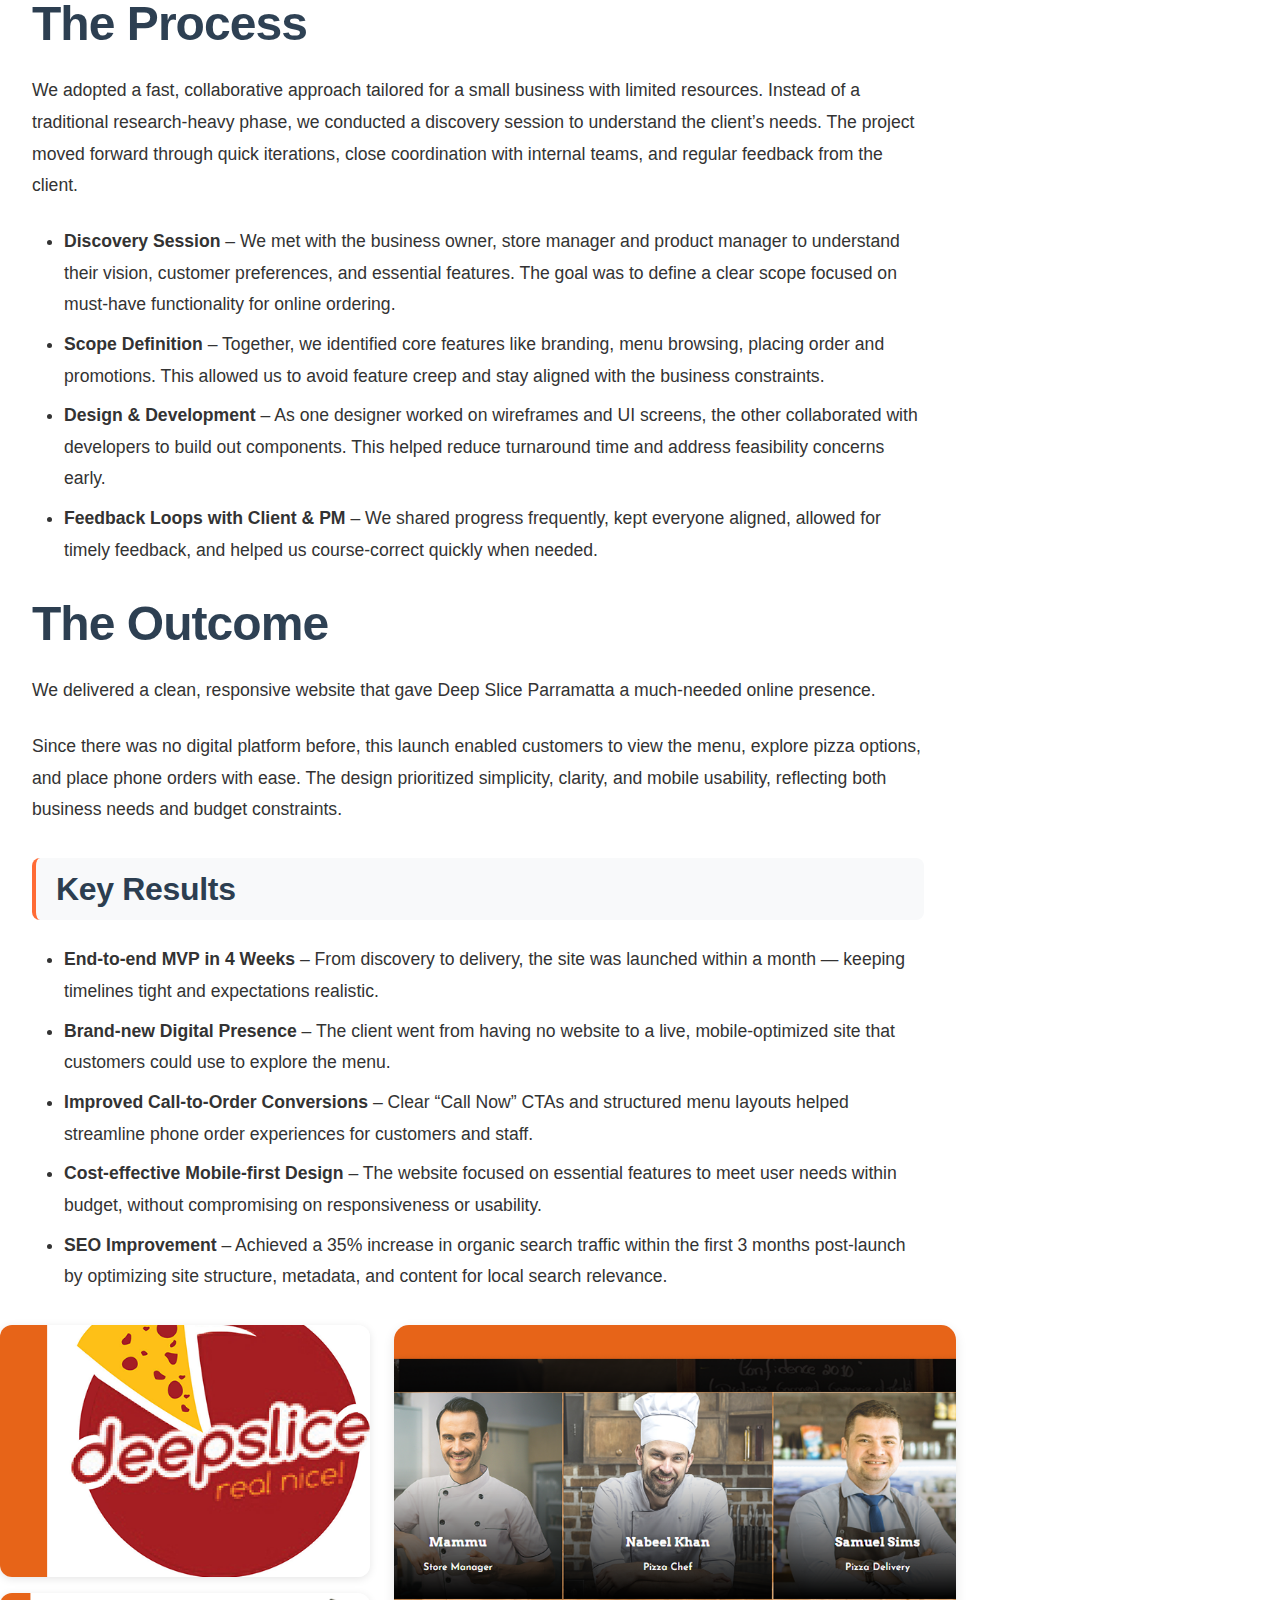
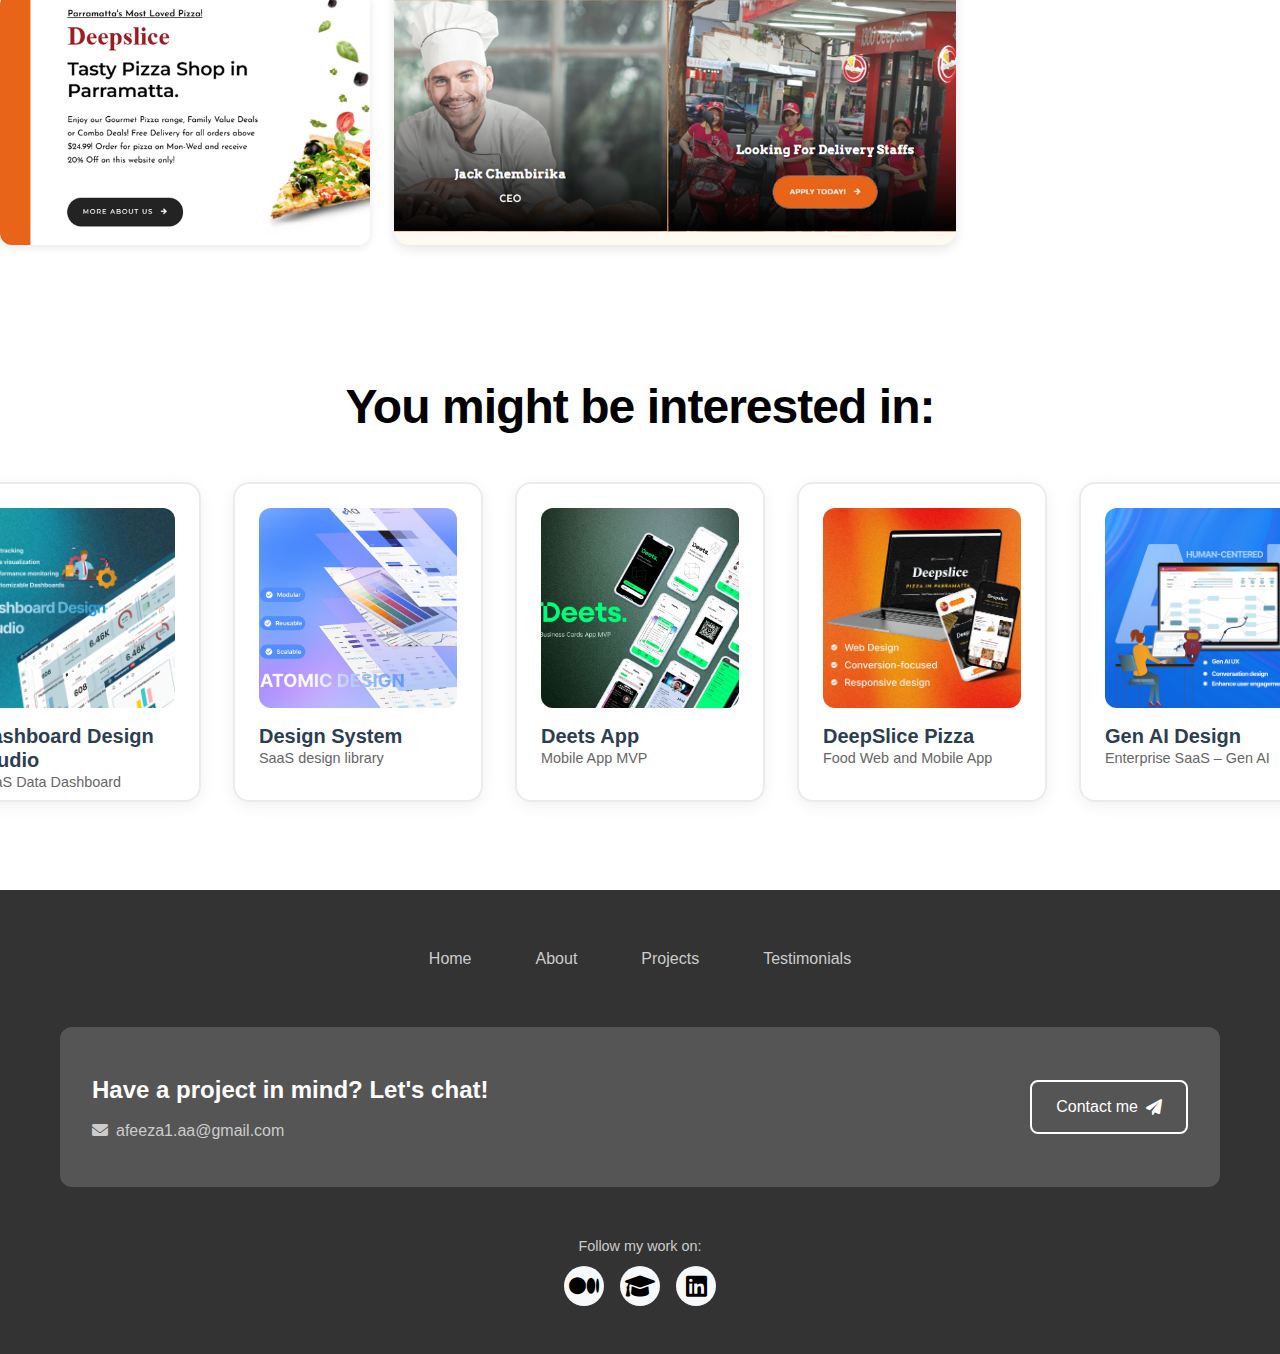
<file: deepslice-pizza.html>
<!DOCTYPE html>
<html lang="en">
<head>
    <meta charset="UTF-8">
    <meta name="viewport" content="width=device-width, initial-scale=1.0">
    <title>DeepSlice Pizza - Afeeza Designs</title>
    <link rel="stylesheet" href="styles.css">
    <link href="https://cdnjs.cloudflare.com/ajax/libs/font-awesome/6.0.0/css/all.min.css" rel="stylesheet">
    <style>
        /* Remove decorative dashes from all headings */
        .project-content h2::after,
        .project-content-full h2::after,
        .case-study-content h2::after,
        .related-projects h2::after,
        .project-overview h2::after,
        .project-overview h3::after,
        #project-overview h2::after,
        #key-learnings h2::after,
        .case-study-content h2::after {
            content: none !important;
        }
        
        /* Remove decorative vertical dashes from h4 subheadings */
        .case-study-content h4::before {
            content: none !important;
        }
    </style>
</head>
<body class="deepslice-pizza">
    <!-- Navigation -->
    <nav class="navbar">
        <a href="index.html#home" class="nav-logo">
            <div class="logo-icon"></div>
            <span>Afeeza Ali</span>
        </a>
        
        <div class="nav-menu-toggle">
            <div class="hamburger">
                <span></span>
                <span></span>
                <span></span>
            </div>
        </div>
    </nav>

    <!-- Project Hero Section -->
    <section class="project-hero">
        <div style="max-width: 1400px; margin: 0 auto; padding: 0 20px;">
            <div class="project-hero-content">
                <div class="hero-layout">
                    <div class="hero-left">
                        <a href="index.html" class="back-button" style="color: #000000; margin-bottom: 1rem;">
                            <i class="fas fa-arrow-left"></i>
                            Back to Portfolio
                        </a>
                        <h1 class="hero-title">DeepSlice Pizza</h1>
                        <div style="background: rgba(255, 107, 53, 0.1); padding: 20px; border-radius: 12px; border-left: 4px solid #ff6b35;">
                    <p class="hero-subtitle" style="margin: 0;">Designed and launched a responsive MVP website for a local pizza brand in Sydney, accelerating digital presence and conversion rate.</p>
                </div>
                    </div>
                    
                    <div class="hero-right" style="padding: 0; margin: 0; position: relative; right: -20px;">
                        <div class="project-hero-image" style="background: none; box-shadow: none; width: calc(100% + 20px); margin: 0; border-radius: 0; min-height: 530px; display: flex; align-items: center; justify-content: center;">
                            <img src="Images/Sllice 1.png" alt="DeepSlice Pizza Brand" style="border-radius: 20px; width: 100%; height: 100%; max-width: 100%; object-fit: cover;">
                        </div>
                    </div>
                </div>
            </div>
        </div>
    </section>



    <!-- Project Content -->
    <section id="project-overview-main" class="project-content-wrapper">
        <div class="project-content-full">
        <div class="project-content-main">
            <div class="project-overview">
                <h2>The Problem</h2>
                <p>Deepslice is a new local pizza brand looking to enter the competitive food delivery space in Parramatta, Sydney. With no existing digital footprint, the goal was to launch a user-friendly website that could serve as the primary customer touchpoint.</p>
                <p>The business needed a website that would:</p>
                <ul>
                    <li>Enable online ordering</li>
                    <li>Establish a credible brand identity in a crowded local market</li>
                    <li>Offer a smooth user experience that encouraged recall and repeat orders</li>
                    <li>Support future scale, including menu updates and promotional offers</li>
                </ul>
            </div>

                            <div class="project-overview">
                    <h2>The Team</h2>
                    <p>Our team was lean and worked in agile, consisting of 2 other UX/UI designers, 2 developers, and the CEO of the consulting agency. We worked closely with the business owner, enabling rapid feedback loops and collaborative decision-making throughout the project.</p>
                    
                    <img src="Images/Deepslice_Team.png" alt="DeepSlice Pizza Team" style="width: 100%; max-width: 900px; height: auto; object-fit: contain; border-radius: 15px; margin: 0;">
                </div>

            <div class="project-overview">
                <h2>The Process</h2>
                <p>We adopted a fast, collaborative approach tailored for a small business with limited resources. Instead of a traditional research-heavy phase, we conducted a discovery session to understand the client’s needs. The project moved forward through quick iterations, close coordination with internal teams, and regular feedback from the client.</p>
                <ul>
                    <li><strong>Discovery Session</strong> – We met with the business owner, store manager and product manager to understand their vision, customer preferences, and essential features. The goal was to define a clear scope focused on must-have functionality for online ordering.</li>
                    <li><strong>Scope Definition</strong> – Together, we identified core features like branding, menu browsing, placing order and promotions. This allowed us to avoid feature creep and stay aligned with the business constraints.</li>
                    <li><strong>Design & Development</strong> – As one designer worked on wireframes and UI screens, the other collaborated with developers to build out components. This helped reduce turnaround time and address feasibility concerns early.</li>
                    <li><strong>Feedback Loops with Client & PM</strong> – We shared progress frequently, kept everyone aligned, allowed for timely feedback, and helped us course-correct quickly when needed.</li>
                </ul>
            </div>

            <div class="project-overview">
                <h2>The Outcome</h2>
                <p>We delivered a clean, responsive website that gave Deep Slice Parramatta a much-needed online presence.</p>
                <p>Since there was no digital platform before, this launch enabled customers to view the menu, explore pizza options, and place phone orders with ease. The design prioritized simplicity, clarity, and mobile usability, reflecting both business needs and budget constraints.</p>
            </div>

            <div class="project-overview">
                <h3>Key Results</h3>
                <ul>
                    <li><strong>End-to-end MVP in 4 Weeks</strong> – From discovery to delivery, the site was launched within a month — keeping timelines tight and expectations realistic.</li>
                    <li><strong>Brand-new Digital Presence</strong> – The client went from having no website to a live, mobile-optimized site that customers could use to explore the menu.</li>
                    <li><strong>Improved Call-to-Order Conversions</strong> – Clear “Call Now” CTAs and structured menu layouts helped streamline phone order experiences for customers and staff.</li>
                    <li><strong>Cost-effective Mobile-first Design</strong> – The website focused on essential features to meet user needs within budget, without compromising on responsiveness or usability.</li>
                    <li><strong>SEO Improvement</strong> – Achieved a 35% increase in organic search traffic within the first 3 months post-launch by optimizing site structure, metadata, and content for local search relevance.</li>
                </ul>
            </div>

            <div class="image-group-container">
                <div class="split-image-placeholder">
                    <div class="split-left">
                        <div class="vertical-split">
                            <div class="vertical-top">
                                <img src="Images/Slice 6.png" alt="DeepSlice Pizza Homepage - Header">
                            </div>
                            <div class="vertical-bottom">
                                <img src="Images/Slice 5.png" alt="DeepSlice Pizza Homepage - Content">
                            </div>
                        </div>
                    </div>
                    <div class="split-right">
                        <img src="Images/Slice 4.png" alt="DeepSlice Pizza Menu Page">
                    </div>
                </div>
            </div>

        </div>

        <div class="project-content-sidebar">
            <div class="sidebar-heading" style="background-color: #ff6b35; color: white; padding: 1.5rem 1rem; position: sticky; top: -2rem; margin: -5rem -2rem 0 -2rem; text-align: center; font-size: 1rem; font-weight: 500; letter-spacing: 0.5px; z-index: 10; display: flex; align-items: center; justify-content: center;">
                PROJECT OVERVIEW
            </div>
            <div class="sidebar-meta" style="padding-top: 5rem;">
                <div class="meta-item">
                    <span class="meta-label">Company</span>
                    <span class="meta-value">DeepSlice Pizza</span>
                </div>
                <div class="meta-item">
                    <span class="meta-label">Project Category</span>
                    <span class="meta-value">Ecommerce Website</span>
                </div>
                <div class="meta-item">
                    <span class="meta-label">Role</span>
                    <span class="meta-value">UX / UI Designer</span>
                </div>
                <div class="meta-item">
                    <span class="meta-label">Deliverables</span>
                    <span class="meta-value">Responsive Live Website</span>
                </div>
                
                <hr style="border: none; height: 1px; background-color: #e0e0e0; margin: 20px 0;">
                
                <div class="meta-item">
                    <span class="meta-label">Website</span>
                    <span class="meta-value">
                        <a href="https://deepslicepizza.com.au/" target="_blank" style="color: #333; text-decoration: none; display: flex; align-items: center; gap: 8px;">
                            View project
                            <i class="fas fa-arrow-right" style="font-size: 12px; color: #ff6b35;"></i>
                        </a>
                    </span>
                </div>
                
                <div class="meta-item">
                    <span class="meta-label">Tech Stack</span>
                    <span class="meta-value">• Figma<br>• Figjam<br>• Google Survey<br>• Adobe Illustrator<br>• Excel<br>• PowerPoint<br>• Google Analytics<br>• HTML & CSS</span>
                </div>
                
                <div class="meta-item">
                    <span class="meta-label">Date</span>
                    <span class="meta-value">Q3 2022</span>
                </div>
            </div>
        </div>
    </section>

    <!-- You Might Be Interested In Section -->
    <section class="related-projects">
        <div class="related-projects-container">
            <h2>You might be interested in:</h2>
            <div class="related-projects-grid" style="display: grid; grid-template-columns: repeat(5, 250px); gap: 2rem; margin: 24px auto; justify-content: center;">
                <a href="dashboard-design-studio.html" class="related-project-card" style="min-width: 250px; text-decoration: none; color: inherit; display: block;">
                    <img src="Images/Dashbaord.png" alt="Dashboard Design Studio" style="width: 100%; height: 200px; object-fit: cover; border-radius: 12px; margin: 0; display: block;">
                    <h3 style="width: 100%; margin: 16px 0 0 0;">Dashboard Design Studio</h3>
                    <p style="width: 100%; margin: 0;">SaaS Data Dashboard</p>
                </a>

                <a href="design-system.html" class="related-project-card" style="min-width: 250px; text-decoration: none; color: inherit; display: block;">
                    <img src="Images/Design System.jpg" alt="Design System" style="width: 100%; height: 200px; object-fit: cover; border-radius: 12px; margin: 0; display: block;">
                    <h3 style="width: 100%; margin: 16px 0 0 0;">Design System</h3>
                    <p style="width: 100%; margin: 0;">SaaS design library</p>
                </a>

                <a href="deets-app-case-study.html" class="related-project-card" style="min-width: 250px; text-decoration: none; color: inherit; display: block;">
                    <img src="Images/Deets.jpg" alt="Deets App" style="width: 100%; height: 200px; object-fit: cover; border-radius: 12px; margin: 0; display: block;">
                    <h3 style="width: 100%; margin: 16px 0 0 0;">Deets App</h3>
                    <p style="width: 100%; margin: 0;">Mobile App MVP</p>
                </a>

                <a href="deepslice-pizza.html" class="related-project-card" style="min-width: 250px; text-decoration: none; color: inherit; display: block;">
                    <img src="Images/Deepslice.png" alt="DeepSlice Pizza" style="width: 100%; height: 200px; object-fit: cover; border-radius: 12px; margin: 0; display: block;">
                    <h3 style="width: 100%; margin: 16px 0 0 0;">DeepSlice Pizza</h3>
                    <p style="width: 100%; margin: 0;">Food Web and Mobile App</p>
                </a>

                <a href="gen-ai-design.html" class="related-project-card" style="min-width: 250px; text-decoration: none; color: inherit; display: block;">
                    <img src="Images/Gen AI.png" alt="Gen AI Design" style="width: 100%; height: 200px; object-fit: cover; border-radius: 12px; margin: 0; display: block;">
                    <h3 style="width: 100%; margin: 16px 0 0 0;">Gen AI Design</h3>
                    <p style="width: 100%; margin: 0;">Enterprise SaaS – Gen AI</p>
                </a>
            </div>
        </div>
    </section>

    <!-- Footer -->
    <footer class="footer">
        <div class="container">
            <div class="footer-content">
                <div class="footer-nav">
                    <a href="index.html#home" class="footer-link">Home</a>
                    <a href="index.html#about" class="footer-link">About</a>
                    <a href="index.html#projects" class="footer-link">Projects</a>
                    <a href="index.html#testimonials" class="footer-link">Testimonials</a>
                </div>
                
                <div class="footer-cta-container">
                    <div class="footer-cta-box">
                        <div class="footer-cta-content">
                            <div class="footer-cta-left">
                                <h2 class="footer-title">Have a project in mind? Let's chat!</h2>
                                <div class="footer-email">
                                    <i class="fas fa-envelope"></i>
                                    <a href="mailto:afeeza1.aa@gmail.com">afeeza1.aa@gmail.com</a>
                                </div>
                            </div>
                            <a href="mailto:afeeza1.aa@gmail.com" class="footer-contact-btn">
                                Contact me
                                <i class="fas fa-paper-plane"></i>
                            </a>
                        </div>
                    </div>
                </div>
                
                <div class="footer-social">
                    <span class="footer-social-text">Follow my work on:</span>
                    <div class="social-links">
                        <a href="https://medium.com" target="_blank" class="social-link">
                            <i class="fab fa-medium"></i>
                        </a>
                        <a href="https://scholar.google.com" target="_blank" class="social-link">
                            <i class="fas fa-graduation-cap"></i>
                        </a>
                        <a href="https://linkedin.com" target="_blank" class="social-link">
                            <i class="fab fa-linkedin"></i>
                        </a>
                    </div>
                </div>
            </div>
        </div>
    </footer>

    <script src="script.js"></script>
</body>
</html>
</file>
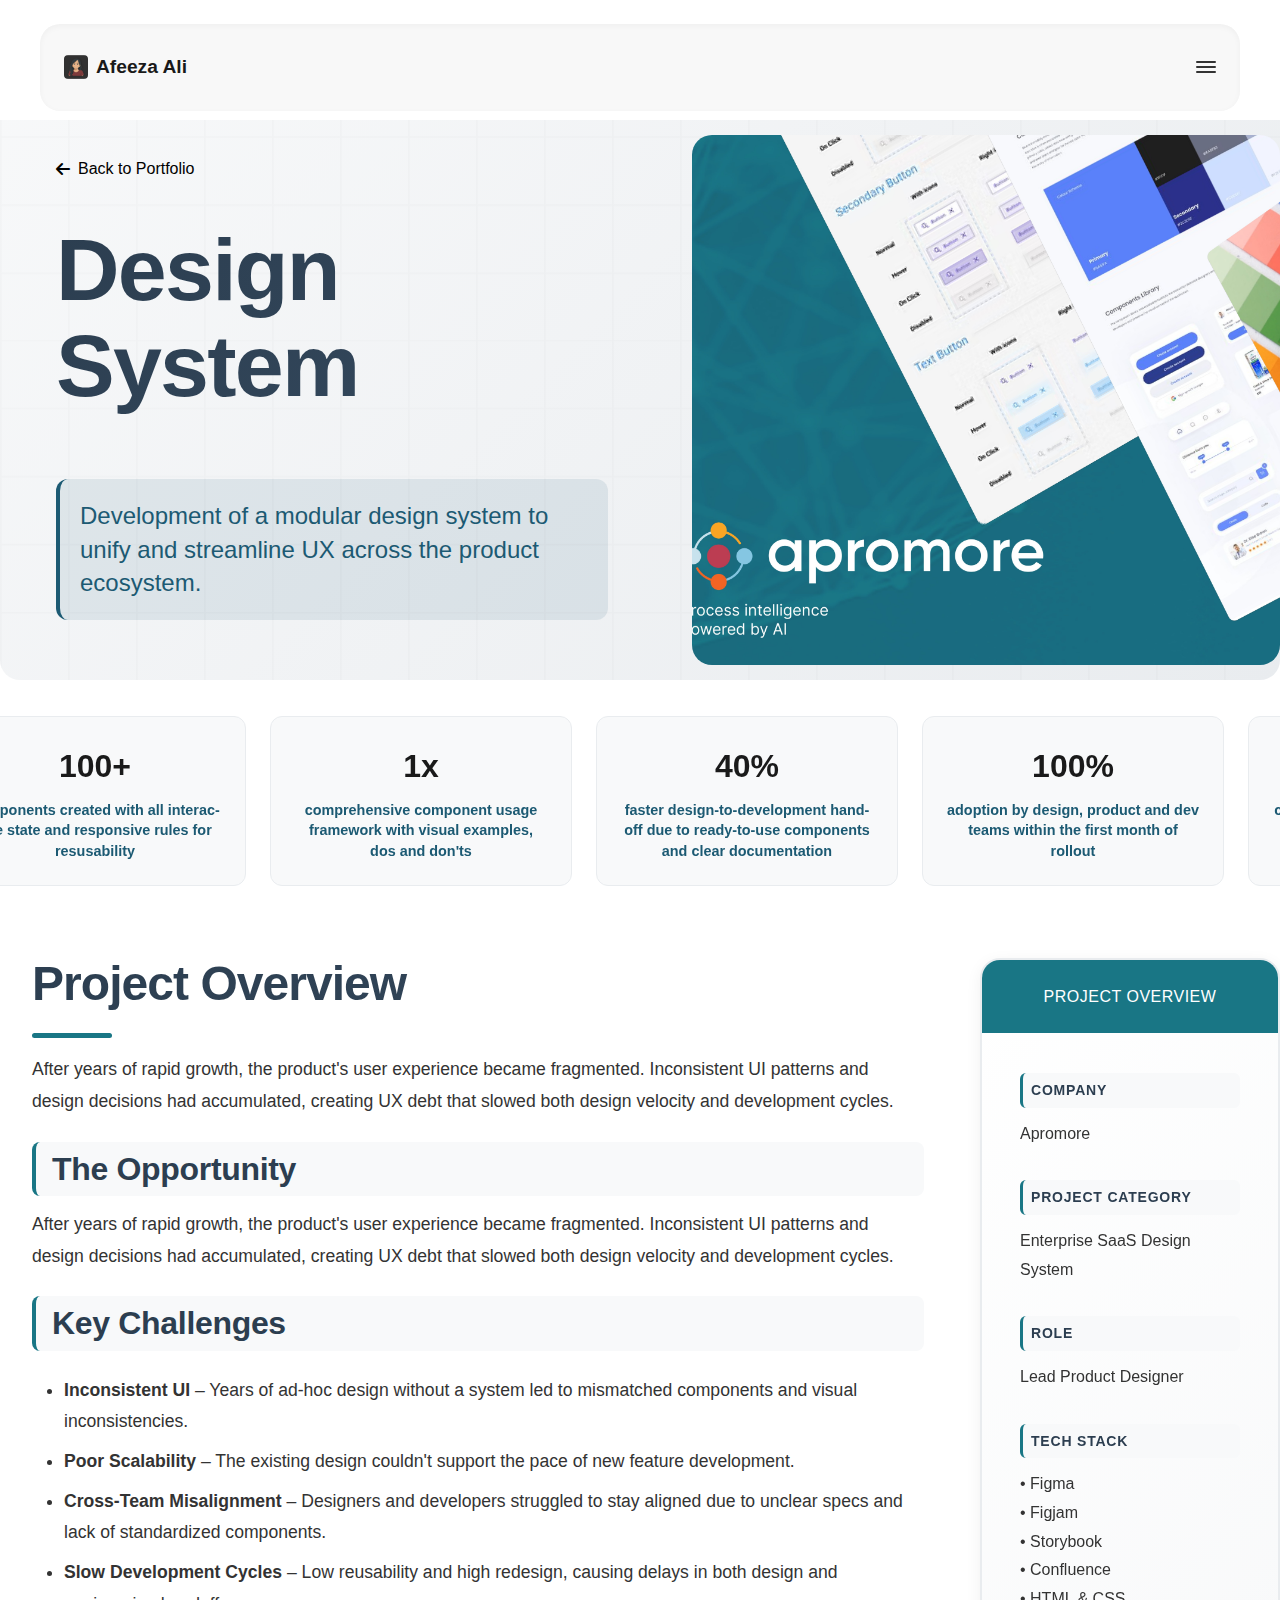
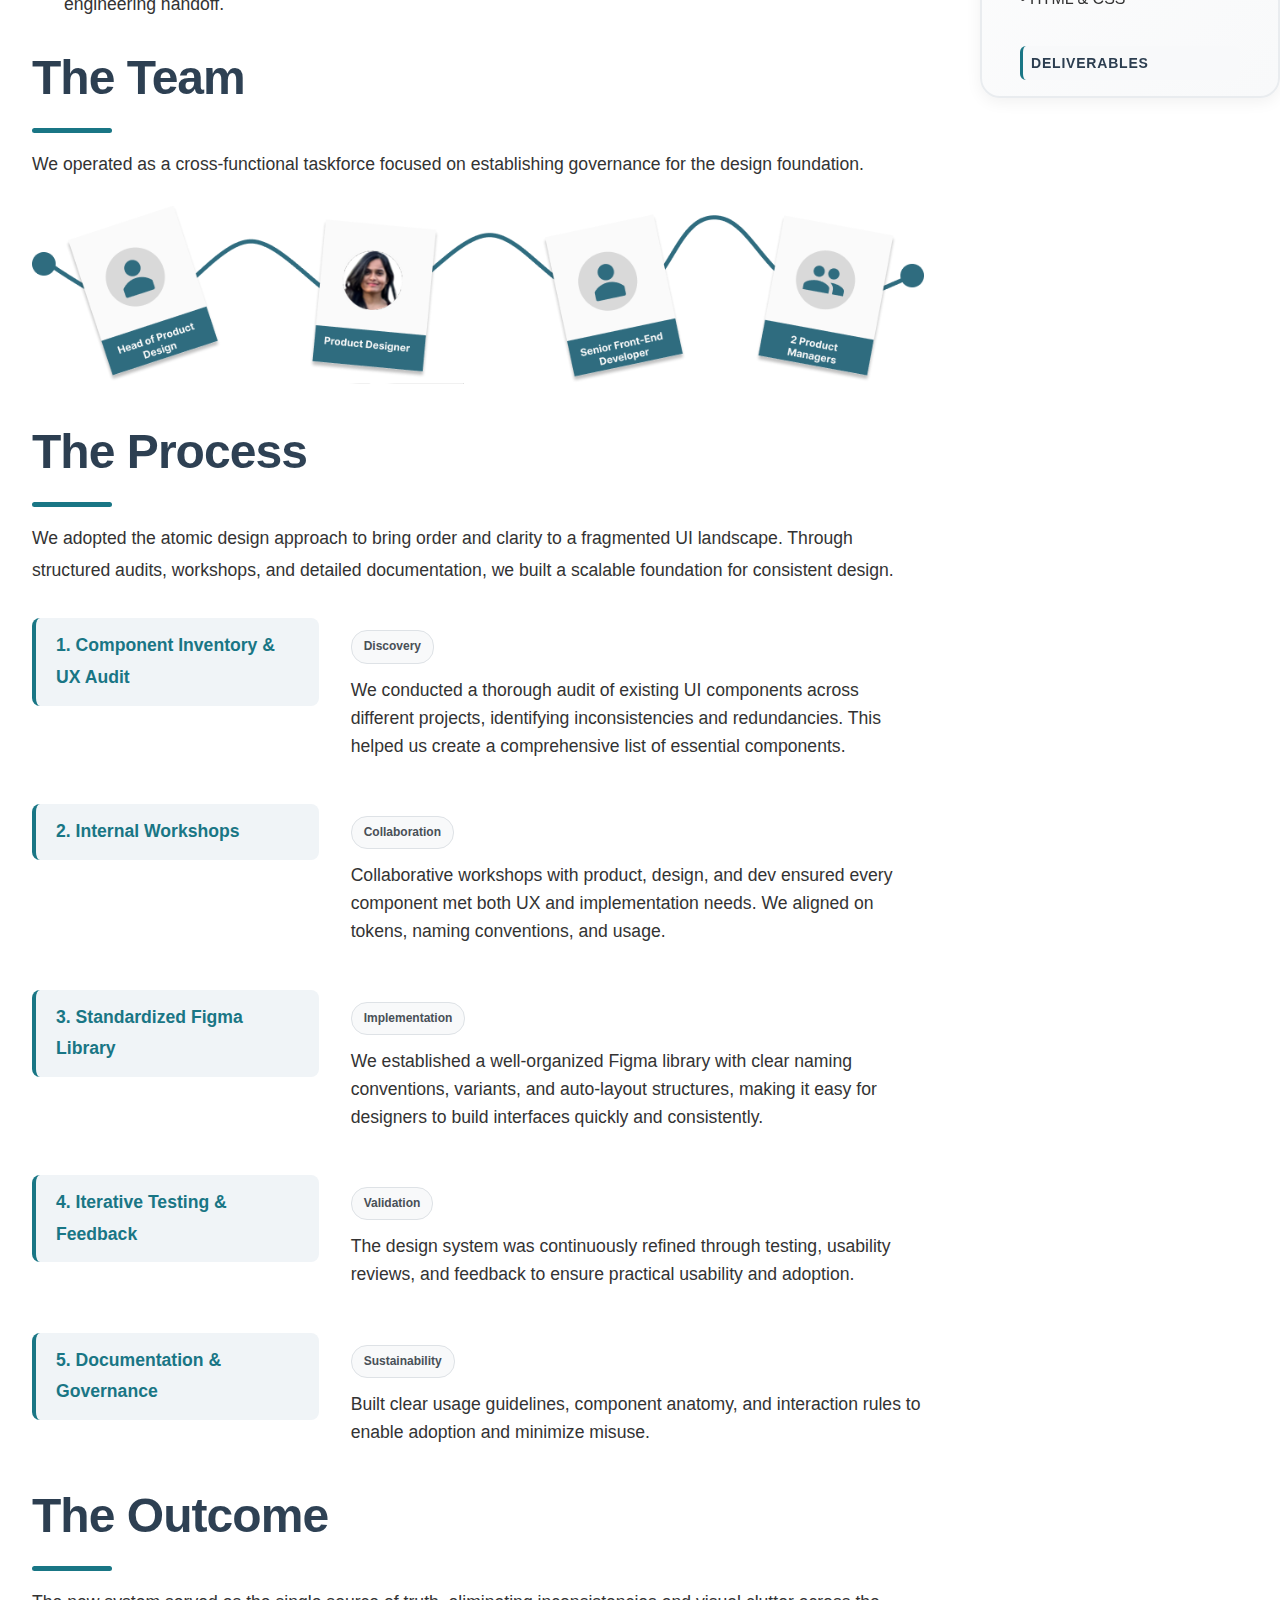
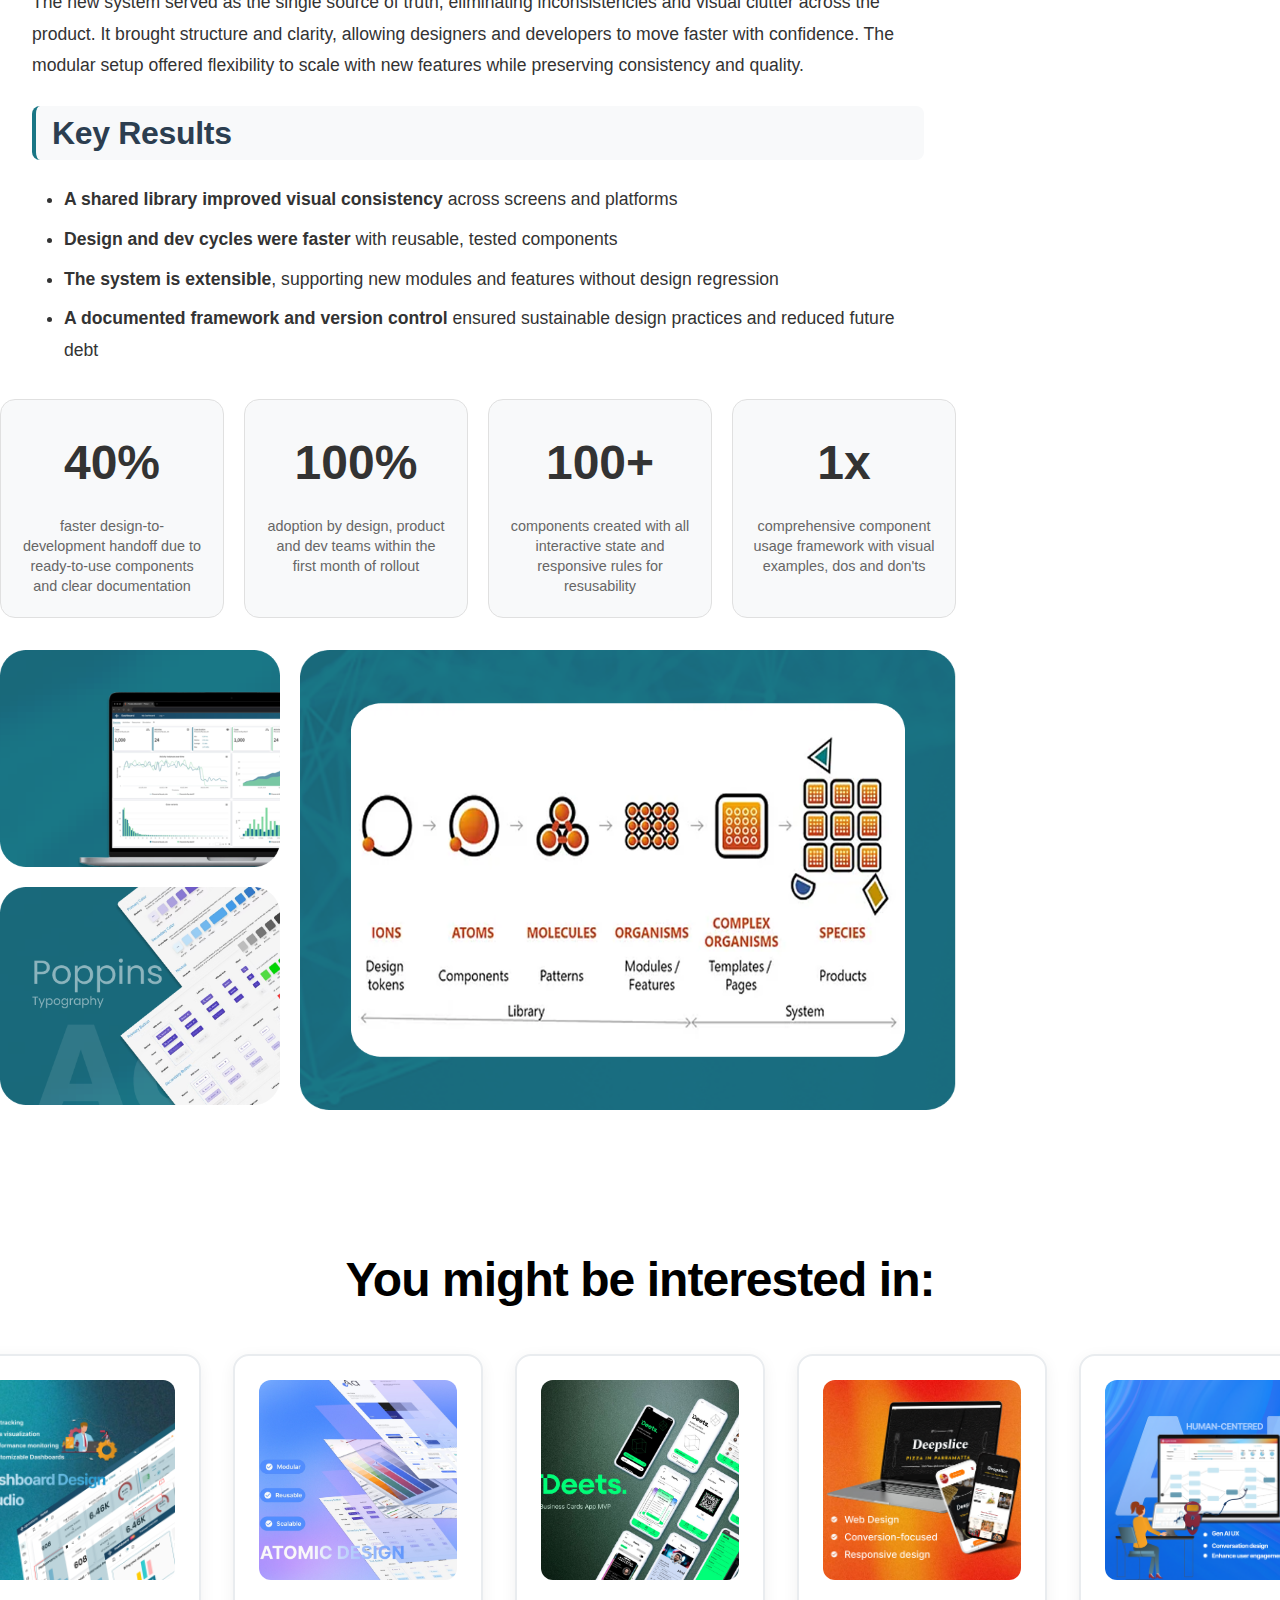
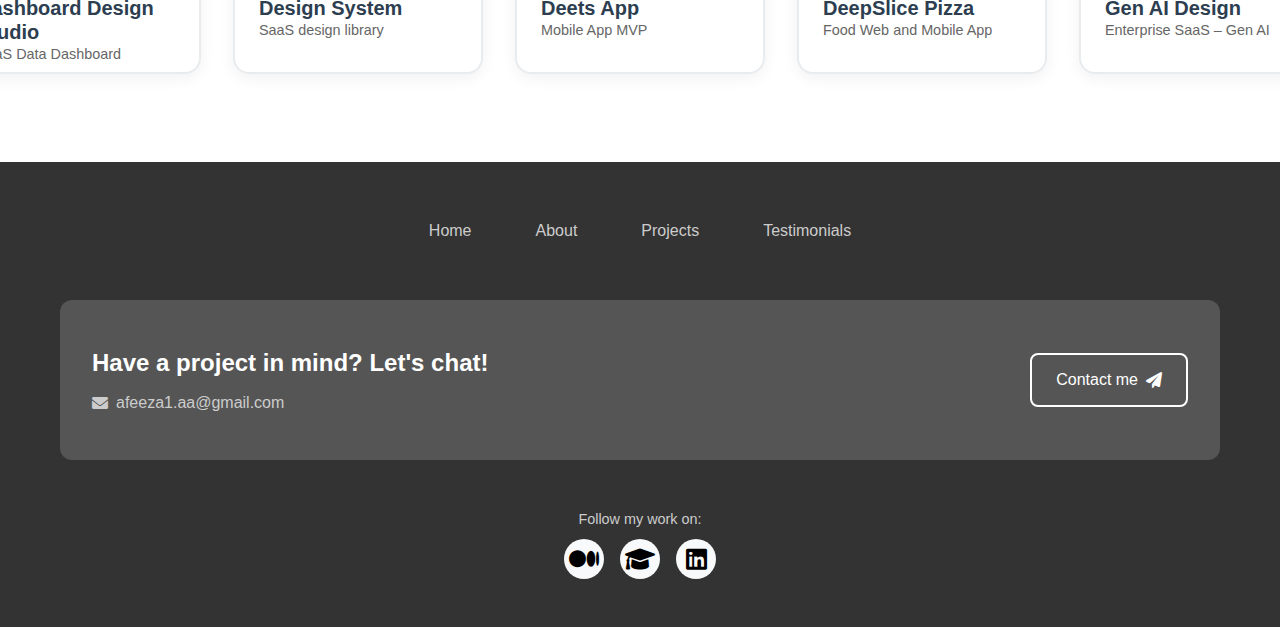
<file: design-system.html>
<!DOCTYPE html>
<html lang="en">
<head>
    <meta charset="UTF-8">
    <meta name="viewport" content="width=device-width, initial-scale=1.0">
    <title>Design System - Afeeza Designs</title>
    <link rel="stylesheet" href="styles.css">
    <link href="https://cdnjs.cloudflare.com/ajax/libs/font-awesome/6.0.0/css/all.min.css" rel="stylesheet">
</head>
<body>
    <style>
        /* Ensure hero underline dash is blue */
        .hero-title::after { background: #1C5A73 !important; }
        
        /* Metrics styling to match hero title */
        .metrics-grid .metric-number {
            color: #1a1a1a !important;
            font-weight: 800 !important;
        }
        .metrics-grid .metric-content {
            color: #1C5A73 !important;
            font-weight: 700 !important;
        }
        
        /* Metrics loop functionality */
        .metrics-grid {
            max-width: none;
            width: 100%;
            padding: 0 20px;
            overflow: hidden;
        }
        .metrics-track {
            display: flex;
            gap: 1.5rem;
            will-change: transform;
            transform: translateX(0);
        }
        .metrics-track .metric-item {
            flex: 0 0 auto;
        }
        
        /* Project Overview heading - decorative underline removed */
        #project-overview h2::after {
            content: none !important;
        }
        
        /* All project overview h2 headings - decorative underline removed */
        .project-overview h2::after {
            content: none !important;
        }
        
        /* Related projects h2 heading - decorative underline removed */
        .related-projects h2::after {
            content: none !important;
        }

        /* Project Overview heading with blue underline */
        #project-overview h2::after {
            content: '' !important;
            position: absolute !important;
            bottom: -8px !important;
            left: 0 !important;
            width: 80px !important;
            height: 5px !important;
            background: #197685 !important;
            border-radius: 3px !important;
            z-index: 10 !important;
        }
        
        /* All project overview h2 headings with blue underline */
        .project-overview h2::after {
            content: '' !important;
            position: absolute !important;
            bottom: -8px !important;
            left: 0 !important;
            width: 80px !important;
            height: 5px !important;
            background: #197685 !important;
            border-radius: 3px !important;
            z-index: 10 !important;
        }
        
        /* Related projects h2 heading with blue underline */
        .related-projects h2::after {
            content: '' !important;
            position: absolute !important;
            bottom: -8px !important;
            left: 0 !important;
            width: 80px !important;
            height: 5px !important;
            background: #197685 !important;
            border-radius: 3px !important;
            z-index: 10 !important;
        }

        /* Remove decorative line from related projects heading */
        .related-projects h2::after {
            display: none !important;
        }

        /* Override nav-logo hover to remove color change, keep only lift effect */
        .nav-logo:hover {
            color: inherit !important;
            transform: translateY(-1px);
        }

    </style>
    <!-- Navigation -->
    <nav class="navbar">
        <a href="index.html#home" class="nav-logo">
            <div class="logo-icon"></div>
            <span>Afeeza Ali</span>
        </a>
        
        <div class="nav-menu-toggle">
            <div class="hamburger">
                <span></span>
                <span></span>
                <span></span>
            </div>
        </div>
    </nav>

    <!-- Project Hero Section -->
    <section class="project-hero">
        <div style="max-width: 1400px; margin: 0 auto; padding: 0 20px;">
            <div class="project-hero-content">
                <div class="hero-layout">
                    <div class="hero-left">
                        <a href="index.html" class="back-button" style="color: #000000; margin-bottom: 1rem;">
                            <i class="fas fa-arrow-left"></i>
                            Back to Portfolio
                        </a>
                        <h1 class="hero-title">Design<br>System</h1>
                        <div style="background: rgba(28, 90, 115, 0.1); padding: 20px; border-radius: 12px; border-left: 4px solid #1C5A73; margin-bottom: 1.5rem;">
                            <p class="hero-subtitle" style="margin: 0; color: #1C5A73; font-weight: 500;">Development of a modular design system to unify and streamline UX across the product ecosystem.</p>
                        </div>
                    </div>
                    
                    <div class="hero-right" style="padding: 0; margin: 0; position: relative; right: -20px;">
                        <div class="project-hero-image" style="background: none; box-shadow: none; width: calc(100% + 20px); margin: 0; border-radius: 0; min-height: 530px; display: flex; align-items: center; justify-content: center;">
                            <img src="Images/DS_Cover.jpg" alt="Design System Cover" style="border-radius: 20px; width: 100%; height: 100%; max-width: 100%; object-fit: cover; object-position: 20% center;">
                        </div>
                    </div>
                </div>
            </div>
        </div>
    </section>

    <!-- Metrics Summary -->
    <section class="metrics-summary">
        <div class="container">
            <div class="metrics-grid">
                <div class="metrics-track" id="metricsTrack">
                    <div class="metric-item">
                        <div class="metric-number">40%</div>
                        <div class="metric-content">faster design-to-development handoff due to ready-to-use components and clear documentation</div>
                    </div>
                    <div class="metric-item">
                        <div class="metric-number">100%</div>
                        <div class="metric-content">adoption by design, product and dev teams within the first month of rollout</div>
                    </div>
                    <div class="metric-item">
                        <div class="metric-number">100+</div>
                        <div class="metric-content">components created with all interactive state and responsive rules for resusability</div>
                    </div>
                    <div class="metric-item">
                        <div class="metric-number">1x</div>
                        <div class="metric-content">comprehensive component usage framework with visual examples, dos and don'ts</div>
                    </div>
                </div>
            </div>
        </div>
    </section>

    <!-- Project Content -->
    <section id="project-overview-main" class="project-content-wrapper">
        <div class="project-content-full">
        <div class="project-content-main">
            <div class="project-overview">
                <h2 style="color: #1a1a1a !important; margin: 0 0 1.5rem 0; position: relative; padding-bottom: 20px;">Project Overview</h2>
                
                <p>After years of rapid growth, the product's user experience became fragmented. Inconsistent UI patterns and design decisions had accumulated, creating UX debt that slowed both design velocity and development cycles.</p>
                
                <h3 style="color: #2c3e50 !important; background: #f8f9fa; padding: 0.5rem 1rem; border-radius: 8px; border-left: 4px solid #197685; margin: 1.5rem 0 0.8rem;">The Opportunity</h3>
                <p>After years of rapid growth, the product's user experience became fragmented. Inconsistent UI patterns and design decisions had accumulated, creating UX debt that slowed both design velocity and development cycles.</p>
                
                <h3 style="color: #2c3e50 !important; background: #f8f9fa; padding: 0.5rem 1rem; border-radius: 8px; border-left: 4px solid #197685; margin: 1.5rem 0 0.8rem;">Key Challenges</h3>
                <ul>
                    <li><strong>Inconsistent UI</strong> – Years of ad-hoc design without a system led to mismatched components and visual inconsistencies.</li>
                    <li><strong>Poor Scalability</strong> – The existing design couldn't support the pace of new feature development.</li>
                    <li><strong>Cross-Team Misalignment</strong> – Designers and developers struggled to stay aligned due to unclear specs and lack of standardized components.</li>
                    <li><strong>Slow Development Cycles</strong> – Low reusability and high redesign, causing delays in both design and engineering handoff.</li>
                </ul>
                

            </div>

            <div class="project-overview">
                <h2 style="color: #1a1a1a !important; margin: 0 0 1.5rem 0; position: relative; padding-bottom: 20px;">The Team</h2>
                <p>We operated as a cross-functional taskforce focused on establishing governance for the design foundation.</p>
                
                <div class="project-image-placeholder" style="width: 100%; margin: 0; background: none; box-shadow: none;">
                    <img src="Images/DSTeam.png" alt="Design System Team" style="width: 100%; max-width: 900px; height: auto; object-fit: contain; border-radius: 15px; margin: 0;">
                </div>
            </div>

            <div class="project-overview">
                <h2 style="color: #1a1a1a !important; margin: 0 0 1.5rem 0; position: relative; padding-bottom: 20px;">The Process</h2>
                <p>We adopted the atomic design approach to bring order and clarity to a fragmented UI landscape. Through structured audits, workshops, and detailed documentation, we built a scalable foundation for consistent design.</p>
                
                <div class="design-sprint-grid">
                    <div class="sprint-heading" style="color: #197685 !important; background: #f0f4f7; padding: 12px 20px; border-radius: 8px; border-left: 4px solid #197685;">1. Component Inventory & UX Audit</div>
                    <div class="sprint-content">
                        <div class="sprint-badge">Discovery</div>
                        We conducted a thorough audit of existing UI components across different projects, identifying inconsistencies and redundancies. This helped us create a comprehensive list of essential components.
                    </div>
                    
                    <div class="sprint-heading" style="color: #197685 !important; background: #f0f4f7; padding: 12px 20px; border-radius: 8px; border-left: 4px solid #197685;">2. Internal Workshops</div>
                    <div class="sprint-content">
                        <div class="sprint-badge">Collaboration</div>
                        Collaborative workshops with product, design, and dev ensured every component met both UX and implementation needs. We aligned on tokens, naming conventions, and usage.
                    </div>
                    
                    <div class="sprint-heading" style="color: #197685 !important; background: #f0f4f7; padding: 12px 20px; border-radius: 8px; border-left: 4px solid #197685;">3. Standardized Figma Library</div>
                    <div class="sprint-content">
                        <div class="sprint-badge">Implementation</div>
                        We established a well-organized Figma library with clear naming conventions, variants, and auto-layout structures, making it easy for designers to build interfaces quickly and consistently.
                    </div>
                    
                    <div class="sprint-heading" style="color: #197685 !important; background: #f0f4f7; padding: 12px 20px; border-radius: 8px; border-left: 4px solid #197685;">4. Iterative Testing & Feedback</div>
                    <div class="sprint-content">
                        <div class="sprint-badge">Validation</div>
                        The design system was continuously refined through testing, usability reviews, and feedback to ensure practical usability and adoption.
                    </div>
                    
                    <div class="sprint-heading" style="color: #197685 !important; background: #f0f4f7; padding: 12px 20px; border-radius: 8px; border-left: 4px solid #197685;">5. Documentation & Governance</div>
                    <div class="sprint-content">
                        <div class="sprint-badge">Sustainability</div>
                        Built clear usage guidelines, component anatomy, and interaction rules to enable adoption and minimize misuse.
                    </div>
                </div>
            </div>

            <div class="project-overview">
                <h2 style="color: #1a1a1a !important; margin: 0 0 1.5rem 0; position: relative; padding-bottom: 20px;">The Outcome</h2>
                <p>The new system served as the single source of truth, eliminating inconsistencies and visual clutter across the product. It brought structure and clarity, allowing designers and developers to move faster with confidence. The modular setup offered flexibility to scale with new features while preserving consistency and quality.</p>
                
                <h3 style="color: #2c3e50 !important; background: #f8f9fa; padding: 0.5rem 1rem; border-radius: 8px; border-left: 4px solid #197685; margin: 1.5rem 0 0.8rem;">Key Results</h3>
                <ul>
                    <li><strong>A shared library improved visual consistency</strong> across screens and platforms</li>
                    <li><strong>Design and dev cycles were faster</strong> with reusable, tested components</li>
                    <li><strong>The system is extensible</strong>, supporting new modules and features without design regression</li>
                    <li><strong>A documented framework and version control</strong> ensured sustainable design practices and reduced future debt</li>
                </ul>
                

            </div>

            <div style="width: 100%; margin: 2rem 0;">
                <div style="display: grid; grid-template-columns: repeat(4, 1fr); gap: 20px; margin-bottom: 2rem;">
                    <div style="text-align: center; padding: 20px; background: #f8f9fa; border: 1px solid #e0e0e0; border-radius: 15px; transition: all 0.3s ease; cursor: pointer;" onmouseover="this.style.transform='translateY(-5px)'; this.style.boxShadow='0 10px 25px rgba(0,0,0,0.15)'; this.style.background='#ffffff'" onmouseout="this.style.transform='translateY(0)'; this.style.boxShadow='none'; this.style.background='#f8f9fa'">
                        <div style="font-size: 3rem; font-weight: bold; color: #333; margin-bottom: 10px;">40%</div>
                        <div style="font-size: 0.9rem; color: #666; line-height: 1.4;">faster design-to-development handoff due to ready-to-use components and clear documentation</div>
                    </div>
                    <div style="text-align: center; padding: 20px; background: #f8f9fa; border: 1px solid #e0e0e0; border-radius: 15px; transition: all 0.3s ease; cursor: pointer;" onmouseover="this.style.transform='translateY(-5px)'; this.style.boxShadow='0 10px 25px rgba(0,0,0,0.15)'; this.style.background='#ffffff'" onmouseout="this.style.transform='translateY(0)'; this.style.boxShadow='none'; this.style.background='#f8f9fa'">
                        <div style="font-size: 3rem; font-weight: bold; color: #333; margin-bottom: 10px;">100%</div>
                        <div style="font-size: 0.9rem; color: #666; line-height: 1.4;">adoption by design, product and dev teams within the first month of rollout</div>
                    </div>
                    <div style="text-align: center; padding: 20px; background: #f8f9fa; border: 1px solid #e0e0e0; border-radius: 15px; transition: all 0.3s ease; cursor: pointer;" onmouseover="this.style.transform='translateY(-5px)'; this.style.boxShadow='0 10px 25px rgba(0,0,0,0.15)'; this.style.background='#ffffff'" onmouseout="this.style.transform='translateY(0)'; this.style.boxShadow='none'; this.style.background='#f8f9fa'">
                        <div style="font-size: 3rem; font-weight: bold; color: #333; margin-bottom: 10px;">100+</div>
                        <div style="font-size: 0.9rem; color: #666; line-height: 1.4;">components created with all interactive state and responsive rules for resusability</div>
                    </div>
                    <div style="text-align: center; padding: 20px; background: #f8f9fa; border: 1px solid #e0e0e0; border-radius: 15px; transition: all 0.3s ease; cursor: pointer;" onmouseover="this.style.transform='translateY(-5px)'; this.style.boxShadow='0 10px 25px rgba(0,0,0,0.15)'; this.style.background='#ffffff'" onmouseout="this.style.transform='translateY(0)'; this.style.boxShadow='none'; this.style.background='#f8f9fa'">
                        <div style="font-size: 3rem; font-weight: bold; color: #333; margin-bottom: 10px;">1x</div>
                        <div style="font-size: 0.9rem; color: #666; line-height: 1.4;">comprehensive component usage framework with visual examples, dos and don'ts</div>
                    </div>
                </div>
            </div>

            <div style="width: 100%; margin: 2rem 0;">
                <div style="display: grid; grid-template-columns: auto 1fr; gap: 20px; align-items: start;">
                    <div style="display: flex; flex-direction: column; gap: 20px;">
                        <div style="width: 280px; height: auto; display: flex; align-items: flex-start; justify-content: center;">
                            <img src="Images/DSGallery2.png" alt="Design System Component Library" style="width: 100%; height: 100%; object-fit: cover; border-radius: 15px; transition: transform 0.2s ease; cursor: pointer;" onmouseover="this.style.transform='scale(1.02)'" onmouseout="this.style.transform='scale(1)'">
                        </div>
                        <div style="width: 280px; height: auto; display: flex; align-items: flex-start; justify-content: center;">
                            <img src="Images/DSGallery3.png" alt="Design System Documentation" style="width: 100%; height: 100%; object-fit: cover; border-radius: 15px; transition: transform 0.2s ease; cursor: pointer;" onmouseover="this.style.transform='scale(1.02)'" onmouseout="this.style.transform='scale(1)'">
                        </div>
                    </div>
                    <div style="display: flex; align-items: flex-start; justify-content: center; height: auto;">
                        <img src="Images/DSGallery1.png" alt="Design System Implementation" style="width: 120%; height: 460px; object-fit: fill; border-radius: 15px; transition: transform 0.2s ease; cursor: pointer;" onmouseover="this.style.transform='scale(1.02)'" onmouseout="this.style.transform='scale(1)'">
                    </div>
                </div>
            </div>
        </div>

        <div class="project-content-sidebar">
            <div class="sidebar-heading" style="background-color: #197685; color: white; padding: 1.5rem 1rem; position: sticky; top: -2rem; margin: -5rem -2rem 0 -2rem; text-align: center; font-size: 1rem; font-weight: 500; letter-spacing: 0.5px; z-index: 10; display: flex; align-items: center; justify-content: center;">
                PROJECT OVERVIEW
            </div>
            <div class="sidebar-meta" style="padding-top: 5rem;">
                <div class="meta-item">
                    <span class="meta-label" style="border-left: 3px solid #197685; padding-left: 8px;">Company</span>
                    <span class="meta-value">Apromore</span>
                </div>
                <div class="meta-item">
                    <span class="meta-label" style="border-left: 3px solid #197685; padding-left: 8px;">Project Category</span>
                    <span class="meta-value">Enterprise SaaS Design System</span>
                </div>
                <div class="meta-item">
                    <span class="meta-label" style="border-left: 3px solid #197685; padding-left: 8px;">Role</span>
                    <span class="meta-value">Lead Product Designer</span>
                </div>
                <div class="meta-item">
                    <span class="meta-label" style="border-left: 3px solid #197685; padding-left: 8px;">Tech Stack</span>
                    <span class="meta-value">• Figma<br>• Figjam<br>• Storybook<br>• Confluence<br>• HTML & CSS</span>
                </div>
                <div class="meta-item">
                    <span class="meta-label" style="border-left: 3px solid #197685; padding-left: 8px;">Deliverables</span>
                    <span class="meta-value">• Design System Library (Figma)<br>• Usage Documentation<br>• UI Audit Reports<br>• Dev/QA Support</span>
                </div>
                <div class="meta-item">
                    <span class="meta-label" style="border-left: 3px solid #197685; padding-left: 8px;">Date</span>
                    <span class="meta-value">Q3 2024</span>
                </div>
            </div>
        </div>
    </section>
    </section>

    <!-- You Might Be Interested In Section -->
    <section class="related-projects">
        <div class="related-projects-container">
            <h2>You might be interested in:</h2>
            <div class="related-projects-grid" style="display: grid; grid-template-columns: repeat(5, 250px); gap: 2rem; margin: 24px auto; justify-content: center;">
                <a href="dashboard-design-studio.html" class="related-project-card" style="min-width: 250px; text-decoration: none; color: inherit; display: block;">
                    <img src="Images/Dashbaord.png" alt="Dashboard Design Studio" style="width: 100%; height: 200px; object-fit: cover; border-radius: 12px; margin: 0; display: block;">
                    <h3 style="width: 100%; margin: 16px 0 0 0;">Dashboard Design Studio</h3>
                    <p style="width: 100%; margin: 0;">SaaS Data Dashboard</p>
                </a>

                <a href="design-system.html" class="related-project-card" style="min-width: 250px; text-decoration: none; color: inherit; display: block;">
                    <img src="Images/Design System.jpg" alt="Design System" style="width: 100%; height: 200px; object-fit: cover; border-radius: 12px; margin: 0; display: block;">
                    <h3 style="width: 100%; margin: 16px 0 0 0;">Design System</h3>
                    <p style="width: 100%; margin: 0;">SaaS design library</p>
                </a>

                <a href="deets-app-case-study.html" class="related-project-card" style="min-width: 250px; text-decoration: none; color: inherit; display: block;">
                    <img src="Images/Deets.jpg" alt="Deets App" style="width: 100%; height: 200px; object-fit: cover; border-radius: 12px; margin: 0; display: block;">
                    <h3 style="width: 100%; margin: 16px 0 0 0;">Deets App</h3>
                    <p style="width: 100%; margin: 0;">Mobile App MVP</p>
                </a>

                <a href="deepslice-pizza.html" class="related-project-card" style="min-width: 250px; text-decoration: none; color: inherit; display: block;">
                    <img src="Images/Deepslice.png" alt="DeepSlice Pizza" style="width: 100%; height: 200px; object-fit: cover; border-radius: 12px; margin: 0; display: block;">
                    <h3 style="width: 100%; margin: 16px 0 0 0;">DeepSlice Pizza</h3>
                    <p style="width: 100%; margin: 0;">Food Web and Mobile App</p>
                </a>

                <a href="gen-ai-design.html" class="related-project-card" style="min-width: 250px; text-decoration: none; color: inherit; display: block;">
                    <img src="Images/Gen AI.png" alt="Gen AI Design" style="width: 100%; height: 200px; object-fit: cover; border-radius: 12px; margin: 0; display: block;">
                    <h3 style="width: 100%; margin: 16px 0 0 0;">Gen AI Design</h3>
                    <p style="width: 100%; margin: 0;">Enterprise SaaS – Gen AI</p>
                </a>
            </div>
        </div>
    </section>

    <!-- Footer -->
    <footer class="footer">
        <div class="container">
            <div class="footer-content">
                <div class="footer-nav">
                    <a href="index.html#home" class="footer-link">Home</a>
                    <a href="index.html#about" class="footer-link">About</a>
                    <a href="index.html#projects" class="footer-link">Projects</a>
                    <a href="index.html#testimonials" class="footer-link">Testimonials</a>
                </div>
                
                <div class="footer-cta-container">
                    <div class="footer-cta-box">
                        <div class="footer-cta-content">
                            <div class="footer-cta-left">
                                <h2 class="footer-title">Have a project in mind? Let's chat!</h2>
                                <div class="footer-email">
                                    <i class="fas fa-envelope"></i>
                                    <a href="mailto:afeeza1.aa@gmail.com">afeeza1.aa@gmail.com</a>
                                </div>
                            </div>
                            <a href="mailto:afeeza1.aa@gmail.com" class="footer-contact-btn">
                                Contact me
                                <i class="fas fa-paper-plane"></i>
                            </a>
                        </div>
                    </div>
                </div>
                
                <div class="footer-social">
                    <span class="footer-social-text">Follow my work on:</span>
                    <div class="social-links">
                        <a href="https://medium.com" target="_blank" class="social-link">
                            <i class="fab fa-medium"></i>
                        </a>
                        <a href="https://scholar.google.com" target="_blank" class="social-link">
                            <i class="fas fa-graduation-cap"></i>
                        </a>
                        <a href="https://linkedin.com" target="_blank" class="social-link">
                            <i class="fab fa-linkedin"></i>
                        </a>
                    </div>
                </div>
            </div>
        </div>
    </footer>

    <script src="script.js"></script>
    <script>
    (function() {
        const viewport = document.querySelector('.metrics-grid');
        const track = document.getElementById('metricsTrack');
        if (!viewport || !track) return;

        // Clone children for seamless loop
        const items = Array.from(track.children);
        const clone = document.createDocumentFragment();
        items.forEach(node => clone.appendChild(node.cloneNode(true)));
        track.appendChild(clone);

        let x = 0;
        let trackHalfWidth = 0;

        function layout() {
            const gap = 24; // 1.5rem
            const viewportWidth = viewport.clientWidth;
            const tileWidth = (viewportWidth - gap * (4 - 1)) / 4;
            Array.from(track.children).forEach((el) => {
                el.style.width = tileWidth + 'px';
            });
            // compute half width (original set)
            trackHalfWidth = items.length * tileWidth + (items.length - 1) * gap;
        }

        function animate() {
            x -= 0.5; // speed
            if (x <= -trackHalfWidth) x = 0;
            track.style.transform = 'translateX(' + x + 'px)';
            requestAnimationFrame(animate);
        }

        window.addEventListener('resize', layout);
        layout();
        requestAnimationFrame(animate);
    })();
    </script>
</body>
</html>
</file>
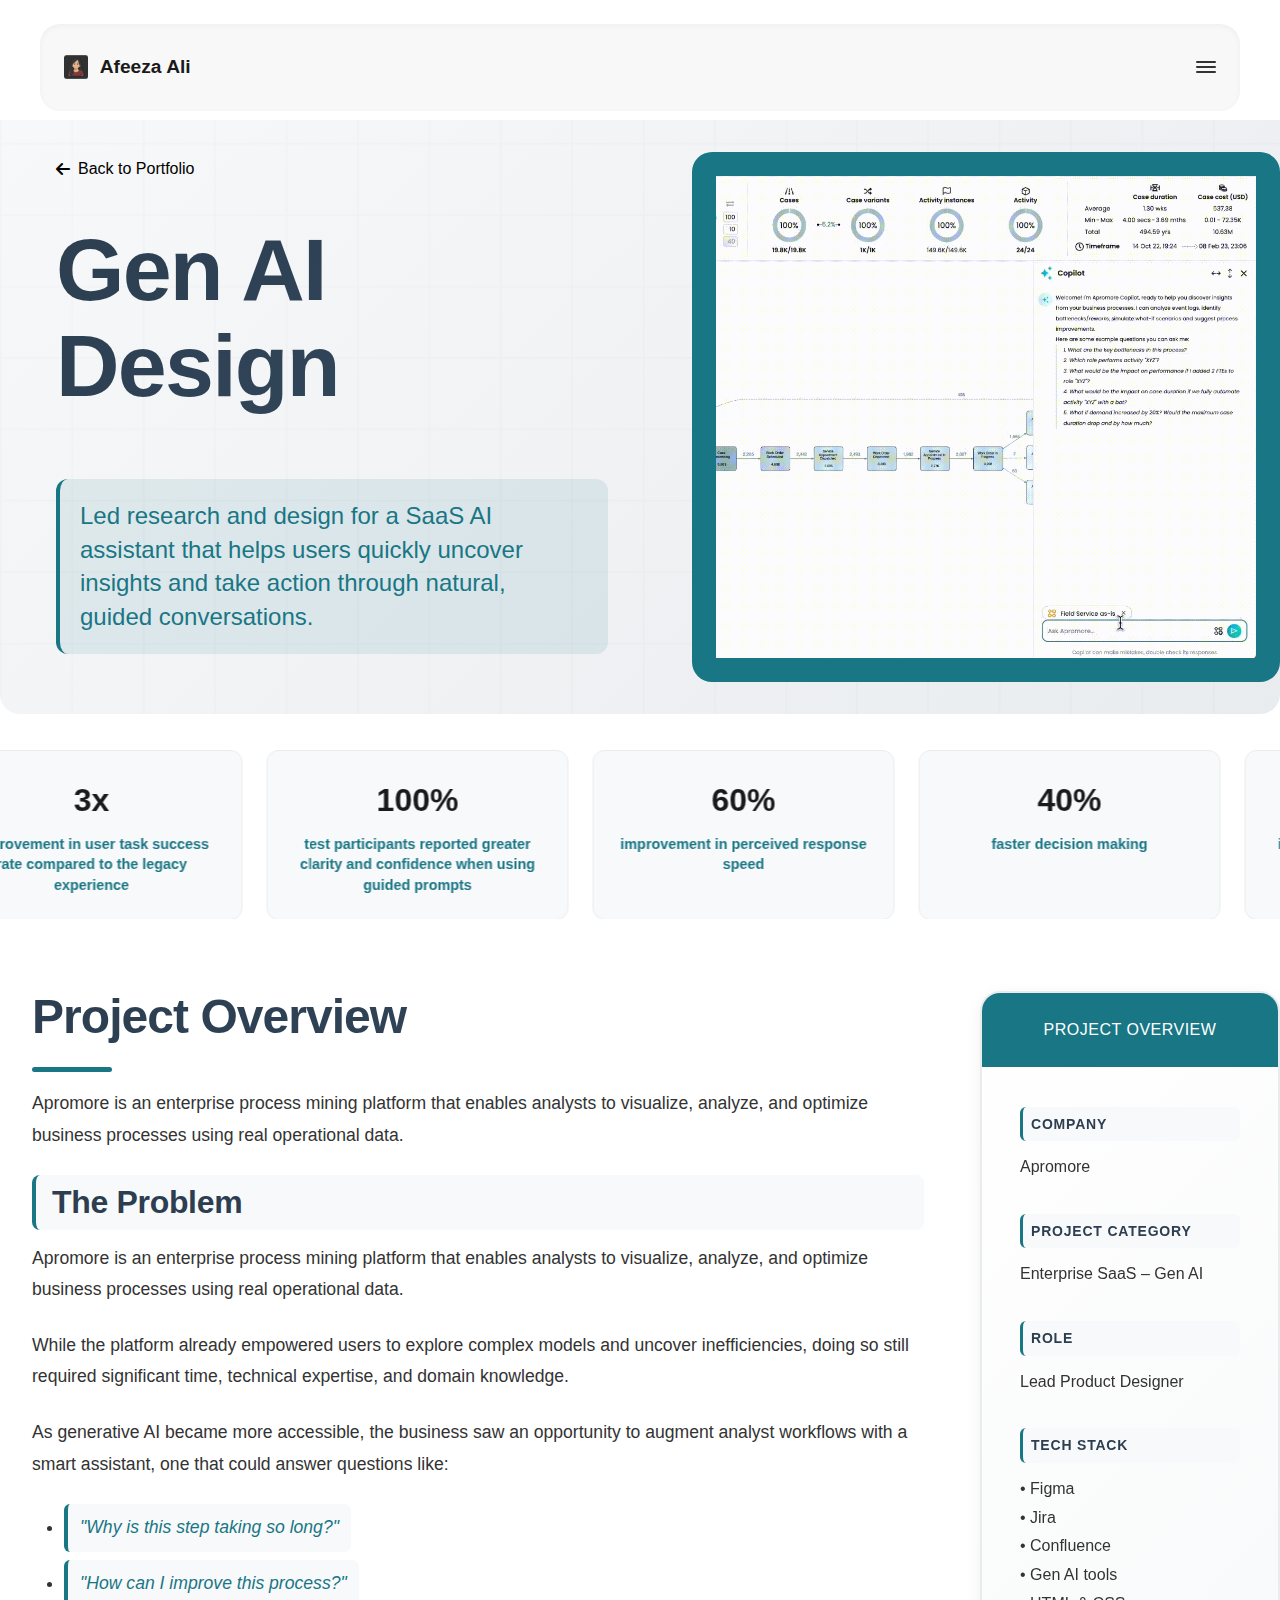
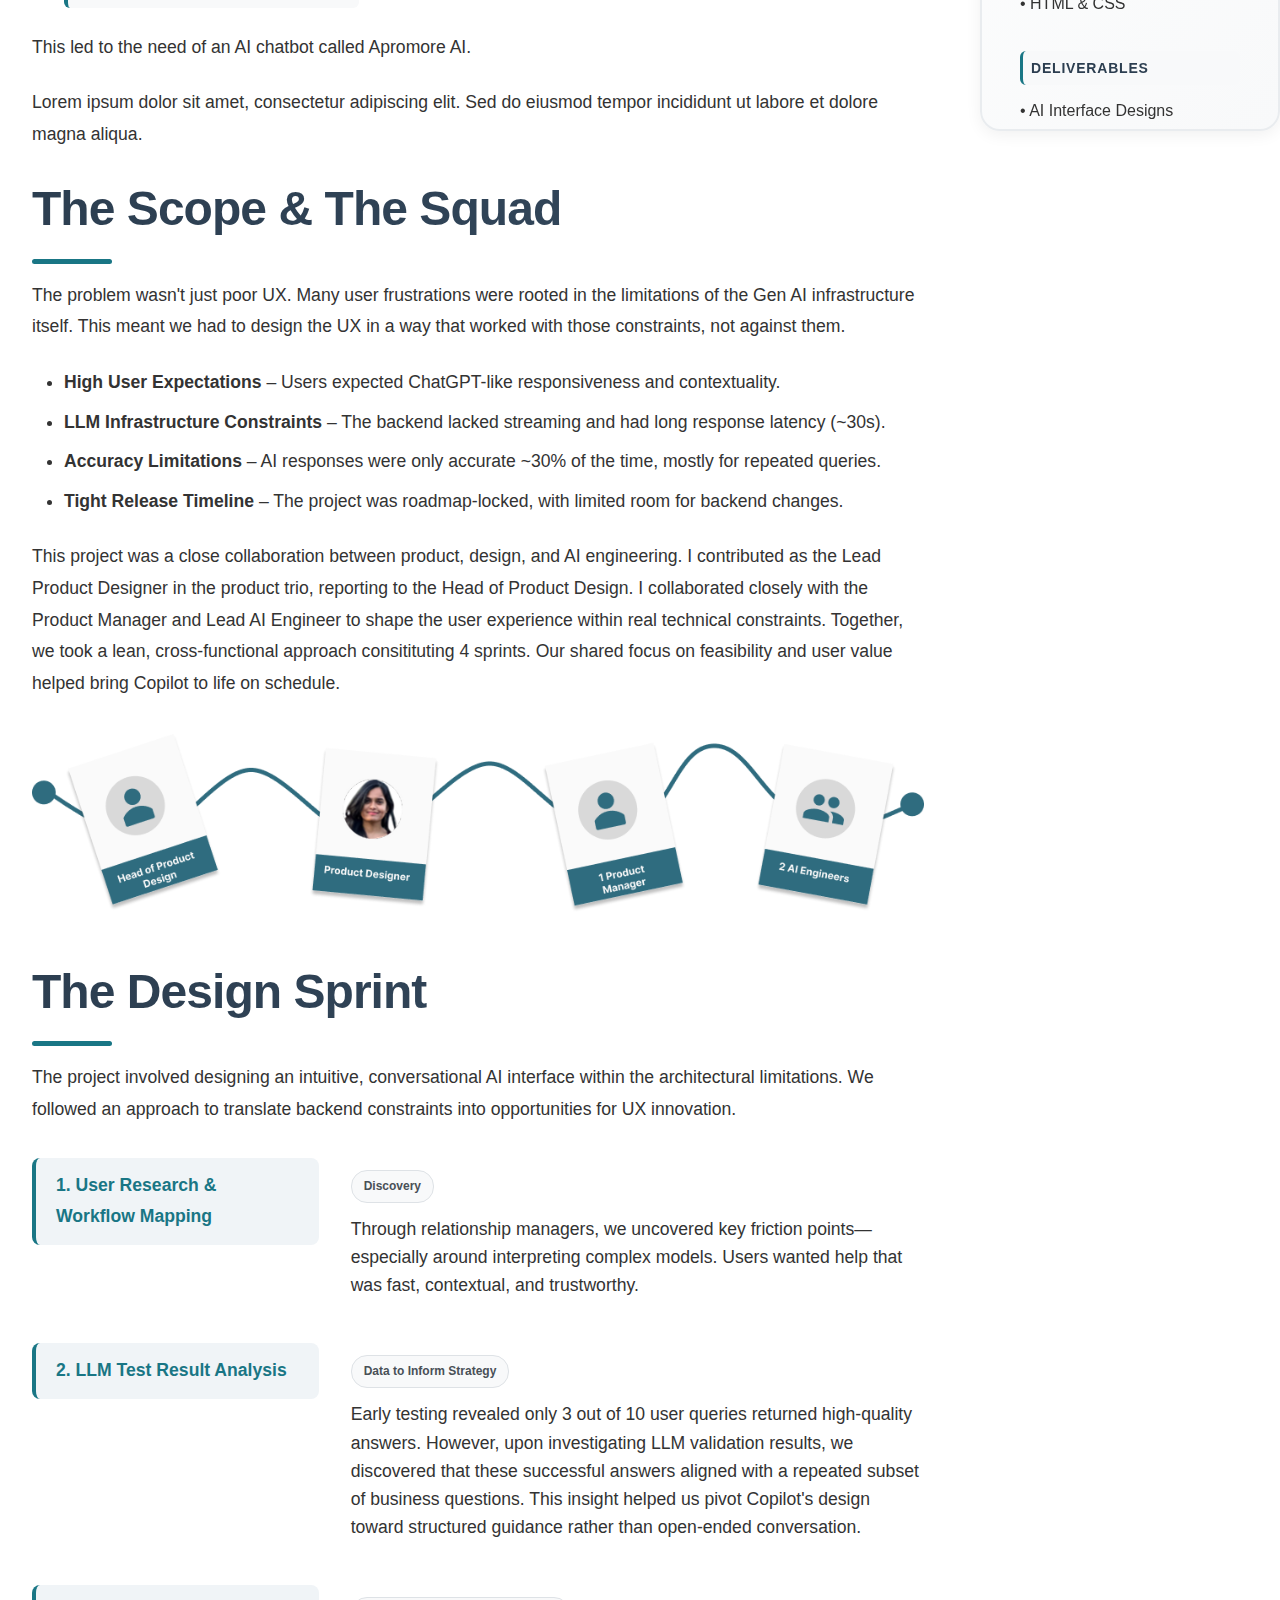
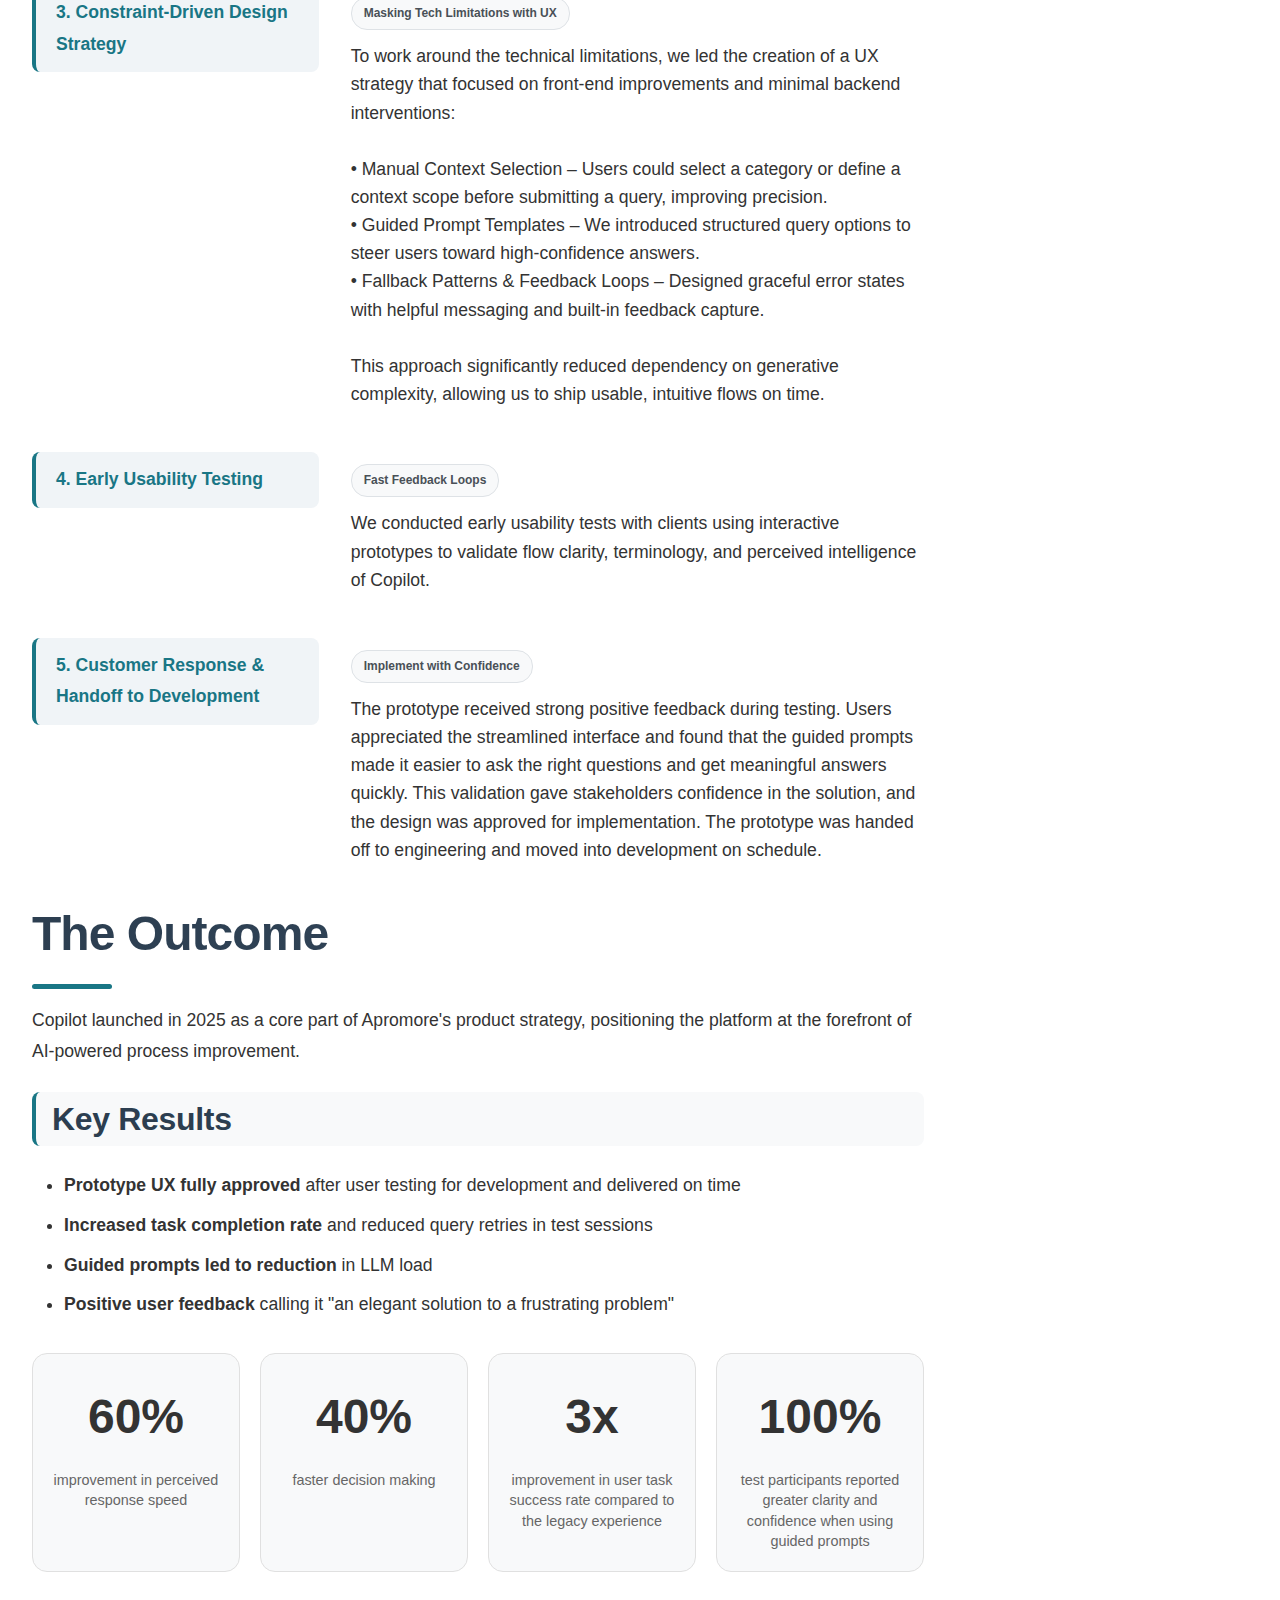
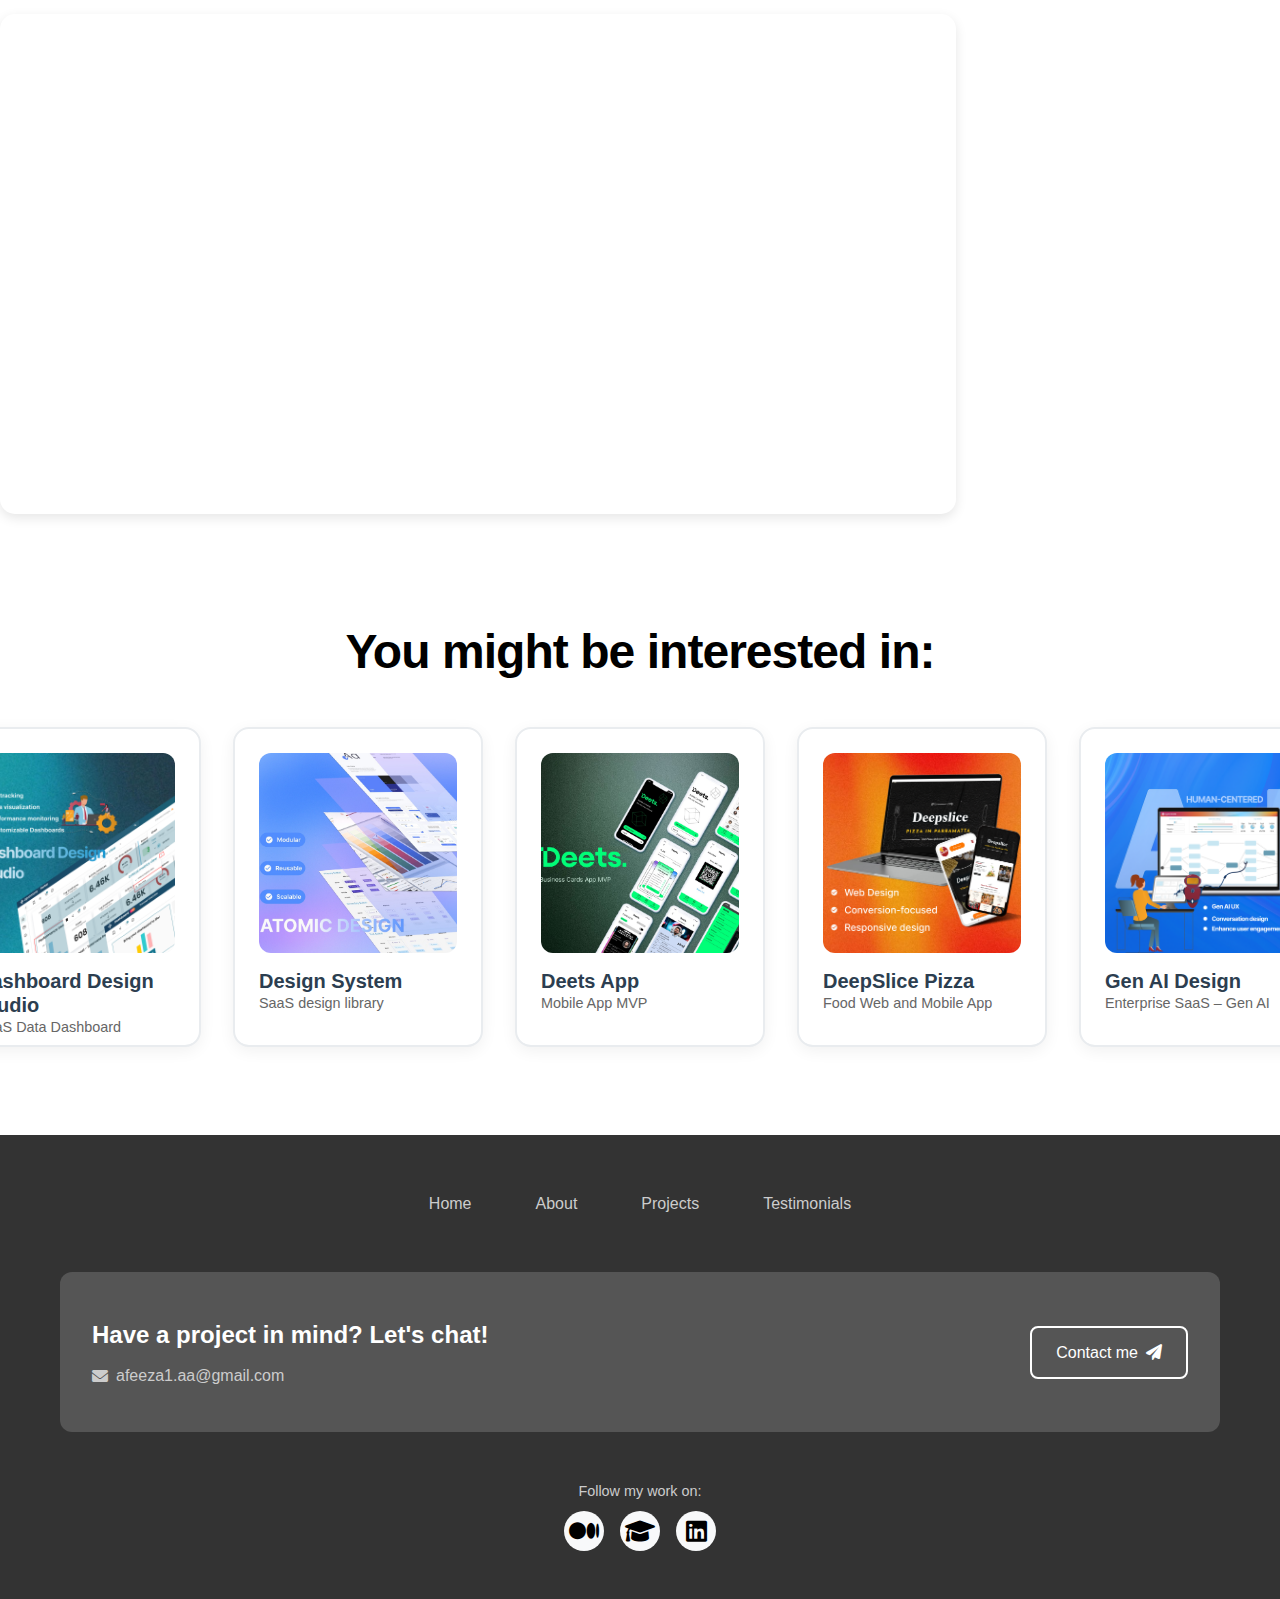
<file: gen-ai-design.html>
<!DOCTYPE html>
<html lang="en">
<head>
    <meta charset="UTF-8">
    <meta name="viewport" content="width=device-width, initial-scale=1.0">
    <title>Gen AI Design - Afeeza Designs</title>
    <link rel="icon" type="image/png" href="Images/Afeeza Logo.png">
    <link rel="stylesheet" href="styles.css">
    <link href="https://cdnjs.cloudflare.com/ajax/libs/font-awesome/6.0.0/css/all.min.css" rel="stylesheet">
    <style>
        /* Change hero title decorative dash color from red to #197685 */
        .hero-title::after { background: #197685 !important; }
        /* Make metrics section full-width on this page */
        .metrics-summary .container { max-width: none; padding: 0; margin: 0; }
        .metrics-grid {
            max-width: none;
            width: 100%;
            padding: 0 20px;
            overflow: hidden;
        }
        .metrics-track {
            display: flex;
            gap: 1.5rem;
            will-change: transform;
            transform: translateX(0);
        }
        .metrics-track .metric-item {
            flex: 0 0 auto;
        }
        .metrics-track .metric-number {
            color: #1a1a1a !important;
            font-weight: 800 !important;
        }
        .metrics-track .metric-content {
            color: #197685 !important;
            font-weight: 700 !important;
        }
        
        /* Project Overview heading with blue underline */
        #project-overview h2::after {
            content: '' !important;
            position: absolute !important;
            bottom: -8px !important;
            left: 0 !important;
            width: 80px !important;
            height: 5px !important;
            background: #197685 !important;
            border-radius: 3px !important;
            z-index: 10 !important;
        }
        
        /* All project overview h2 headings with blue underline */
        .project-overview h2::after {
            content: '' !important;
            position: absolute !important;
            bottom: -8px !important;
            left: 0 !important;
            width: 80px !important;
            height: 5px !important;
            background: #197685 !important;
            border-radius: 3px !important;
            z-index: 10 !important;
        }
        
        /* Related projects h2 heading with blue underline */
        .related-projects h2::after {
            content: '' !important;
            position: absolute !important;
            bottom: -8px !important;
            left: 0 !important;
            width: 80px !important;
            height: 5px !important;
            background: #197685 !important;
            border-radius: 3px !important;
            z-index: 10 !important;
        }

        /* Remove decorative line from related projects heading */
        .related-projects h2::after {
            display: none !important;
        }

        /* Override nav-logo hover to remove color change, keep only lift effect */
        .nav-logo:hover {
            color: inherit !important;
            transform: translateY(-1px);
        }

    </style>
</head>
<body>
    <!-- Navigation -->
    <nav class="navbar">
        <a href="index.html#home" class="nav-logo">
            <img src="Images/Afeeza Logo.png" alt="Afeeza Logo" style="height: 24px; width: auto; margin: 0 4px 0 0; display: block;">
            <span>Afeeza Ali</span>
        </a>
        
        <div class="nav-menu-toggle">
            <div class="hamburger">
                <span></span>
                <span></span>
                <span></span>
            </div>
        </div>
    </nav>

    <!-- Project Hero Section -->
    <section class="project-hero">
        <div style="max-width: 1400px; margin: 0 auto; padding: 0 20px;">
            <div class="project-hero-content">
                <div class="hero-layout">
                    <div class="hero-left">
                        <a href="index.html" class="back-button" style="color: #000000; margin-bottom: 1rem;">
                            <i class="fas fa-arrow-left"></i>
                            Back to Portfolio
                        </a>
                        <h1 class="hero-title">Gen AI<br>Design</h1>
                        <div style="background: rgba(25, 118, 133, 0.1); padding: 20px; border-radius: 12px; border-left: 4px solid #197685; margin-bottom: 1.5rem;">
                            <p class="hero-subtitle" style="margin: 0; color: #197685; font-weight: 500;">Led research and design for a SaaS AI assistant that helps users quickly uncover insights and take action through natural, guided conversations.</p>
                        </div>
                    </div>
                    
                    <div class="hero-right" style="padding: 0; margin: 0; position: relative; right: -20px;">
                        <div class="project-hero-image" style="background: none; box-shadow: none; width: calc(100% + 20px); margin: 0; border-radius: 0; min-height: 530px; display: flex; align-items: center; justify-content: center;">
                            <img src="Images/Copilot.gif" alt="Copilot AI Assistant Interface" style="border-radius: 20px; width: 100%; height: 100%; max-width: 100%; object-fit: cover; object-position: right center; border: 24px solid #197685;">
                        </div>
                    </div>
                </div>
            </div>
        </div>
    </section>

    <!-- Metrics Summary -->
    <section class="metrics-summary">
        <div class="container">
            <div class="metrics-grid">
                <div class="metrics-track" id="metricsTrack">
                    <div class="metric-item">
                        <div class="metric-number">60%</div>
                        <div class="metric-content">improvement in perceived response speed</div>
                    </div>
                    <div class="metric-item">
                        <div class="metric-number">40%</div>
                        <div class="metric-content">faster decision making</div>
                    </div>
                    <div class="metric-item">
                        <div class="metric-number">3x</div>
                        <div class="metric-content">improvement in user task success rate compared to the legacy experience</div>
                    </div>
                    <div class="metric-item">
                        <div class="metric-number">100%</div>
                        <div class="metric-content">test participants reported greater clarity and confidence when using guided prompts</div>
                    </div>
                </div>
            </div>
        </div>
    </section>

    <!-- Project Content -->
    <section id="project-overview-main" class="project-content-wrapper">
        <div class="project-content-full">
        <div class="project-content-main">
            <div class="project-overview">
                <h2 style="color: #1a1a1a !important; margin: 0 0 1.5rem 0; position: relative; padding-bottom: 20px;">Project Overview</h2>
                
                <p>Apromore is an enterprise process mining platform that enables analysts to visualize, analyze, and optimize business processes using real operational data.</p>
                
                <h3 style="color: #2c3e50 !important; background: #f8f9fa; padding: 0.5rem 1rem; border-radius: 8px; border-left: 4px solid #197685; margin: 1.5rem 0 0.8rem;">The Problem</h3>
                <p>Apromore is an enterprise process mining platform that enables analysts to visualize, analyze, and optimize business processes using real operational data.</p>
                
                <p>While the platform already empowered users to explore complex models and uncover inefficiencies, doing so still required significant time, technical expertise, and domain knowledge.</p>
                
                <p>As generative AI became more accessible, the business saw an opportunity to augment analyst workflows with a smart assistant, one that could answer questions like:</p>
                <ul>
                    <li><em style="background-color: #f8f9fa; padding: 8px 12px; border-radius: 6px; display: inline-block; border-left: 4px solid #197685; color: #197685;">"Why is this step taking so long?"</em></li>
                    <li><em style="background-color: #f8f9fa; padding: 8px 12px; border-radius: 6px; display: inline-block; border-left: 4px solid #197685; color: #197685;">"How can I improve this process?"</em></li>
                </ul>
                
                <p>This led to the need of an AI chatbot called Apromore AI.</p>
                
                <p>Lorem ipsum dolor sit amet, consectetur adipiscing elit. Sed do eiusmod tempor incididunt ut labore et dolore magna aliqua.</p>
                

            </div>

            <div class="project-overview">
                <h2 style="color: #1a1a1a !important; margin: 0 0 1.5rem 0; position: relative; padding-bottom: 20px;">The Scope & The Squad</h2>
                <p>The problem wasn't just poor UX. Many user frustrations were rooted in the limitations of the Gen AI infrastructure itself. This meant we had to design the UX in a way that worked with those constraints, not against them.</p>
                
                <ul>
                    <li><strong>High User Expectations</strong> – Users expected ChatGPT-like responsiveness and contextuality.</li>
                    <li><strong>LLM Infrastructure Constraints</strong> – The backend lacked streaming and had long response latency (~30s).</li>
                    <li><strong>Accuracy Limitations</strong> – AI responses were only accurate ~30% of the time, mostly for repeated queries.</li>
                    <li><strong>Tight Release Timeline</strong> – The project was roadmap-locked, with limited room for backend changes.</li>
                </ul>
                
                <p>This project was a close collaboration between product, design, and AI engineering. I contributed as the Lead Product Designer in the product trio, reporting to the Head of Product Design. I collaborated closely with the Product Manager and Lead AI Engineer to shape the user experience within real technical constraints. Together, we took a lean, cross-functional approach consitituting 4 sprints. Our shared focus on feasibility and user value helped bring Copilot to life on schedule.</p>
                
                <img src="Images/AI_Team.png" alt="Gen AI Design Team" style="width: 100%; height: 200px; object-fit: contain; border-radius: 15px; margin: 0;">
            </div>

            <div class="project-overview">
                <h2 style="color: #1a1a1a !important; margin: 0 0 1.5rem 0; position: relative; padding-bottom: 20px;">The Design Sprint</h2>
                <p>The project involved designing an intuitive, conversational AI interface within the architectural limitations. We followed an approach to translate backend constraints into opportunities for UX innovation.</p>
                
                <div class="design-sprint-grid">
                    <div class="sprint-heading" style="color: #197685 !important; background: #f0f4f7; padding: 12px 20px; border-radius: 8px; border-left: 4px solid #197685;">1. User Research & Workflow Mapping</div>
                    <div class="sprint-content">
                        <div class="sprint-badge">Discovery</div>
                        Through relationship managers, we uncovered key friction points—especially around interpreting complex models. Users wanted help that was fast, contextual, and trustworthy.
                    </div>
                    
                    <div class="sprint-heading" style="color: #197685 !important; background: #f0f4f7; padding: 12px 20px; border-radius: 8px; border-left: 4px solid #197685;">2. LLM Test Result Analysis</div>
                    <div class="sprint-content">
                        <div class="sprint-badge">Data to Inform Strategy</div>
                        Early testing revealed only 3 out of 10 user queries returned high-quality answers. However, upon investigating LLM validation results, we discovered that these successful answers aligned with a repeated subset of business questions. This insight helped us pivot Copilot's design toward structured guidance rather than open-ended conversation.
                    </div>
                    
                    <div class="sprint-heading" style="color: #197685 !important; background: #f0f4f7; padding: 12px 20px; border-radius: 8px; border-left: 4px solid #197685;">3. Constraint-Driven Design Strategy</div>
                    <div class="sprint-content">
                        <div class="sprint-badge">Masking Tech Limitations with UX</div>
                        To work around the technical limitations, we led the creation of a UX strategy that focused on front-end improvements and minimal backend interventions:<br><br>
                        • Manual Context Selection – Users could select a category or define a context scope before submitting a query, improving precision.<br>
                        • Guided Prompt Templates – We introduced structured query options to steer users toward high-confidence answers.<br>
                        • Fallback Patterns & Feedback Loops – Designed graceful error states with helpful messaging and built-in feedback capture.<br><br>
                        This approach significantly reduced dependency on generative complexity, allowing us to ship usable, intuitive flows on time.
                    </div>
                    
                    <div class="sprint-heading" style="color: #197685 !important; background: #f0f4f7; padding: 12px 20px; border-radius: 8px; border-left: 4px solid #197685;">4. Early Usability Testing</div>
                    <div class="sprint-content">
                        <div class="sprint-badge">Fast Feedback Loops</div>
                        We conducted early usability tests with clients using interactive prototypes to validate flow clarity, terminology, and perceived intelligence of Copilot.
                    </div>
                    
                    <div class="sprint-heading" style="color: #197685 !important; background: #f0f4f7; padding: 12px 20px; border-radius: 8px; border-left: 4px solid #197685;">5. Customer Response & Handoff to Development</div>
                    <div class="sprint-content">
                        <div class="sprint-badge">Implement with Confidence</div>
                        The prototype received strong positive feedback during testing. Users appreciated the streamlined interface and found that the guided prompts made it easier to ask the right questions and get meaningful answers quickly. This validation gave stakeholders confidence in the solution, and the design was approved for implementation. The prototype was handed off to engineering and moved into development on schedule.
                    </div>
                </div>
            </div>

            <div class="project-overview">
                <h2 style="color: #1a1a1a !important; margin: 0 0 1.5rem 0; position: relative; padding-bottom: 20px;">The Outcome</h2>
                <p>Copilot launched in 2025 as a core part of Apromore's product strategy, positioning the platform at the forefront of AI-powered process improvement.</p>
                
                <h3 style="color: #2c3e50 !important; background: #f8f9fa; padding: 0.5rem 1rem; border-radius: 8px; border-left: 4px solid #197685; margin: 1.5rem 0 0.8rem;">Key Results</h3>
                <ul>
                    <li><strong>Prototype UX fully approved</strong> after user testing for development and delivered on time</li>
                    <li><strong>Increased task completion rate</strong> and reduced query retries in test sessions</li>
                    <li><strong>Guided prompts led to reduction</strong> in LLM load</li>
                    <li><strong>Positive user feedback</strong> calling it "an elegant solution to a frustrating problem"</li>
                </ul>
                
                <div style="width: 100%; margin: 2rem 0;">
                    <div style="display: grid; grid-template-columns: repeat(4, 1fr); gap: 20px; margin-bottom: 2rem;">
                        <div style="text-align: center; padding: 20px; background: #f8f9fa; border: 1px solid #e0e0e0; border-radius: 15px; transition: all 0.3s ease; cursor: pointer;" onmouseover="this.style.transform='translateY(-5px)'; this.style.boxShadow='0 10px 25px rgba(0,0,0,0.15)'; this.style.background='#ffffff'" onmouseout="this.style.transform='translateY(0)'; this.style.boxShadow='none'; this.style.background='#f8f9fa'">
                            <div style="font-size: 3rem; font-weight: bold; color: #333; margin-bottom: 10px;">60%</div>
                            <div style="font-size: 0.9rem; color: #666; line-height: 1.4;">improvement in perceived response speed</div>
                        </div>
                        <div style="text-align: center; padding: 20px; background: #f8f9fa; border: 1px solid #e0e0e0; border-radius: 15px; transition: all 0.3s ease; cursor: pointer;" onmouseover="this.style.transform='translateY(-5px)'; this.style.boxShadow='0 10px 25px rgba(0,0,0,0.15)'; this.style.background='#ffffff'" onmouseout="this.style.transform='translateY(0)'; this.style.boxShadow='none'; this.style.background='#f8f9fa'">
                            <div style="font-size: 3rem; font-weight: bold; color: #333; margin-bottom: 10px;">40%</div>
                            <div style="font-size: 0.9rem; color: #666; line-height: 1.4;">faster decision making</div>
                        </div>
                        <div style="text-align: center; padding: 20px; background: #f8f9fa; border: 1px solid #e0e0e0; border-radius: 15px; transition: all 0.3s ease; cursor: pointer;" onmouseover="this.style.transform='translateY(-5px)'; this.style.boxShadow='0 10px 25px rgba(0,0,0,0.15)'; this.style.background='#ffffff'" onmouseout="this.style.transform='translateY(0)'; this.style.boxShadow='none'; this.style.background='#f8f9fa'">
                            <div style="font-size: 3rem; font-weight: bold; color: #333; margin-bottom: 10px;">3x</div>
                            <div style="font-size: 0.9rem; color: #666; line-height: 1.4;">improvement in user task success rate compared to the legacy experience</div>
                        </div>
                        <div style="text-align: center; padding: 20px; background: #f8f9fa; border: 1px solid #e0e0e0; border-radius: 15px; transition: all 0.3s ease; cursor: pointer;" onmouseover="this.style.transform='translateY(-5px)'; this.style.boxShadow='0 10px 25px rgba(0,0,0,0.15)'; this.style.background='#ffffff'" onmouseout="this.style.transform='translateY(0)'; this.style.boxShadow='none'; this.style.background='#f8f9fa'">
                            <div style="font-size: 3rem; font-weight: bold; color: #333; margin-bottom: 10px;">100%</div>
                            <div style="font-size: 0.9rem; color: #666; line-height: 1.4;">test participants reported greater clarity and confidence when using guided prompts</div>
                        </div>
                    </div>
                </div>
                

            </div>



                            <div class="project-image" style="position: relative; z-index: 1; padding-top: 10px; margin-top: 10px; margin-left: 0; margin-right: auto; background: none; height: auto;">
                    <iframe 
                        width="100%" 
                        height="500" 
                        src="https://www.youtube.com/embed/GjsFj4aD-uk" 
                        title="Gen AI Design Video" 
                        frameborder="0" 
                        allow="accelerometer; autoplay; clipboard-write; encrypted-media; gyroscope; picture-in-picture" 
                        allowfullscreen
                        style="border-radius: 15px; box-shadow: 0 4px 12px rgba(0, 0, 0, 0.1);">
                    </iframe>
                </div>
        </div>

        <div class="project-content-sidebar">
            <div class="sidebar-heading" style="background-color: #197685; color: white; padding: 1.5rem 1rem; position: sticky; top: -2rem; margin: -5rem -2rem 0 -2rem; text-align: center; font-size: 1rem; font-weight: 500; letter-spacing: 0.5px; z-index: 10; display: flex; align-items: center; justify-content: center;">
                PROJECT OVERVIEW
            </div>
            <div class="sidebar-meta" style="padding-top: 5rem;">
                <div class="meta-item">
                    <span class="meta-label" style="border-left: 3px solid #197685; padding-left: 8px;">Company</span>
                    <span class="meta-value">Apromore</span>
                </div>
                <div class="meta-item">
                    <span class="meta-label" style="border-left: 3px solid #197685; padding-left: 8px;">Project Category</span>
                    <span class="meta-value">Enterprise SaaS – Gen AI</span>
                </div>
                <div class="meta-item">
                    <span class="meta-label" style="border-left: 3px solid #197685; padding-left: 8px;">Role</span>
                    <span class="meta-value">Lead Product Designer</span>
                </div>
                <div class="meta-item">
                    <span class="meta-label" style="border-left: 3px solid #197685; padding-left: 8px;">Tech Stack</span>
                    <span class="meta-value">• Figma<br>• Jira<br>• Confluence<br>• Gen AI tools<br>• HTML & CSS</span>
                </div>
                <div class="meta-item">
                    <span class="meta-label" style="border-left: 3px solid #197685; padding-left: 8px;">Deliverables</span>
                    <span class="meta-value">• AI Interface Designs<br>• Prompt Engineering UI<br>• Content Generation Flows<br>• Figma Component Library<br>• Interactive Prototype<br>• Jira Tickets for Devs</span>
                </div>
                <div class="meta-item">
                    <span class="meta-label" style="border-left: 3px solid #197685; padding-left: 8px;">Date</span>
                    <span class="meta-value">Q4 2024</span>
                </div>
            </div>
        </div>
    </section>
    </section>



    <!-- You Might Be Interested In Section -->
    <section class="related-projects">
        <div class="related-projects-container">
            <h2>You might be interested in:</h2>
            <div class="related-projects-grid" style="display: grid; grid-template-columns: repeat(5, 250px); gap: 2rem; margin: 24px auto; justify-content: center;">
                <a href="dashboard-design-studio.html" class="related-project-card" style="min-width: 250px; text-decoration: none; color: inherit; display: block;">
                    <img src="Images/Dashbaord.png" alt="Dashboard Design Studio" style="width: 100%; height: 200px; object-fit: cover; border-radius: 12px; margin: 0; display: block;">
                    <h3 style="width: 100%; margin: 16px 0 0 0;">Dashboard Design Studio</h3>
                    <p style="width: 100%; margin: 0;">SaaS Data Dashboard</p>
                </a>

                <a href="design-system.html" class="related-project-card" style="min-width: 250px; text-decoration: none; color: inherit; display: block;">
                    <img src="Images/Design System.jpg" alt="Design System" style="width: 100%; height: 200px; object-fit: cover; border-radius: 12px; margin: 0; display: block;">
                    <h3 style="width: 100%; margin: 16px 0 0 0;">Design System</h3>
                    <p style="width: 100%; margin: 0;">SaaS design library</p>
                </a>

                <a href="deets-app-case-study.html" class="related-project-card" style="min-width: 250px; text-decoration: none; color: inherit; display: block;">
                    <img src="Images/Deets.jpg" alt="Deets App" style="width: 100%; height: 200px; object-fit: cover; border-radius: 12px; margin: 0; display: block;">
                    <h3 style="width: 100%; margin: 16px 0 0 0;">Deets App</h3>
                    <p style="width: 100%; margin: 0;">Mobile App MVP</p>
                </a>

                <a href="deepslice-pizza.html" class="related-project-card" style="min-width: 250px; text-decoration: none; color: inherit; display: block;">
                    <img src="Images/Deepslice.png" alt="DeepSlice Pizza" style="width: 100%; height: 200px; object-fit: cover; border-radius: 12px; margin: 0; display: block;">
                    <h3 style="width: 100%; margin: 16px 0 0 0;">DeepSlice Pizza</h3>
                    <p style="width: 100%; margin: 0;">Food Web and Mobile App</p>
                </a>

                <a href="gen-ai-design.html" class="related-project-card" style="min-width: 250px; text-decoration: none; color: inherit; display: block;">
                    <img src="Images/Gen AI.png" alt="Gen AI Design" style="width: 100%; height: 200px; object-fit: cover; border-radius: 12px; margin: 0; display: block;">
                    <h3 style="width: 100%; margin: 16px 0 0 0;">Gen AI Design</h3>
                    <p style="width: 100%; margin: 0;">Enterprise SaaS – Gen AI</p>
                </a>
            </div>
        </div>
    </section>

    <!-- Footer -->
    <footer class="footer">
        <div class="container">
            <div class="footer-content">
                <div class="footer-nav">
                    <a href="index.html#home" class="footer-link">Home</a>
                    <a href="index.html#about" class="footer-link">About</a>
                    <a href="index.html#projects" class="footer-link">Projects</a>
                    <a href="index.html#testimonials" class="footer-link">Testimonials</a>
                </div>
                
                <div class="footer-cta-container">
                    <div class="footer-cta-box">
                        <div class="footer-cta-content">
                            <div class="footer-cta-left">
                                <h2 class="footer-title">Have a project in mind? Let's chat!</h2>
                                <div class="footer-email">
                                    <i class="fas fa-envelope"></i>
                                    <a href="mailto:afeeza1.aa@gmail.com">afeeza1.aa@gmail.com</a>
                                </div>
                            </div>
                            <a href="mailto:afeeza1.aa@gmail.com" class="footer-contact-btn">
                                Contact me
                                <i class="fas fa-paper-plane"></i>
                            </a>
                        </div>
                    </div>
                </div>
                
                <div class="footer-social">
                    <span class="footer-social-text">Follow my work on:</span>
                    <div class="social-links">
                        <a href="https://medium.com" target="_blank" class="social-link">
                            <i class="fab fa-medium"></i>
                        </a>
                        <a href="https://scholar.google.com" target="_blank" class="social-link">
                            <i class="fas fa-graduation-cap"></i>
                        </a>
                        <a href="https://linkedin.com" target="_blank" class="social-link">
                            <i class="fab fa-linkedin"></i>
                        </a>
                    </div>
                </div>
            </div>
        </div>
    </footer>

    <script src="script.js"></script>
    <script>
    (function() {
        const viewport = document.querySelector('.metrics-grid');
        const track = document.getElementById('metricsTrack');
        if (!viewport || !track) return;

        // Clone children for seamless loop
        const items = Array.from(track.children);
        const clone = document.createDocumentFragment();
        items.forEach(node => clone.appendChild(node.cloneNode(true)));
        track.appendChild(clone);

        let x = 0;
        let trackHalfWidth = 0;

        function layout() {
            const gap = 24; // 1.5rem
            const viewportWidth = viewport.clientWidth;
            const tileWidth = (viewportWidth - gap * (4 - 1)) / 4;
            Array.from(track.children).forEach((el) => {
                el.style.width = tileWidth + 'px';
            });
            // compute half width (original set)
            trackHalfWidth = items.length * tileWidth + (items.length - 1) * gap;
        }

        function animate() {
            x -= 0.5; // speed
            if (x <= -trackHalfWidth) x = 0;
            track.style.transform = 'translateX(' + x + 'px)';
            requestAnimationFrame(animate);
        }

        window.addEventListener('resize', layout);
        layout();
        requestAnimationFrame(animate);
    })();
    </script>
</body>
</html>
</file>
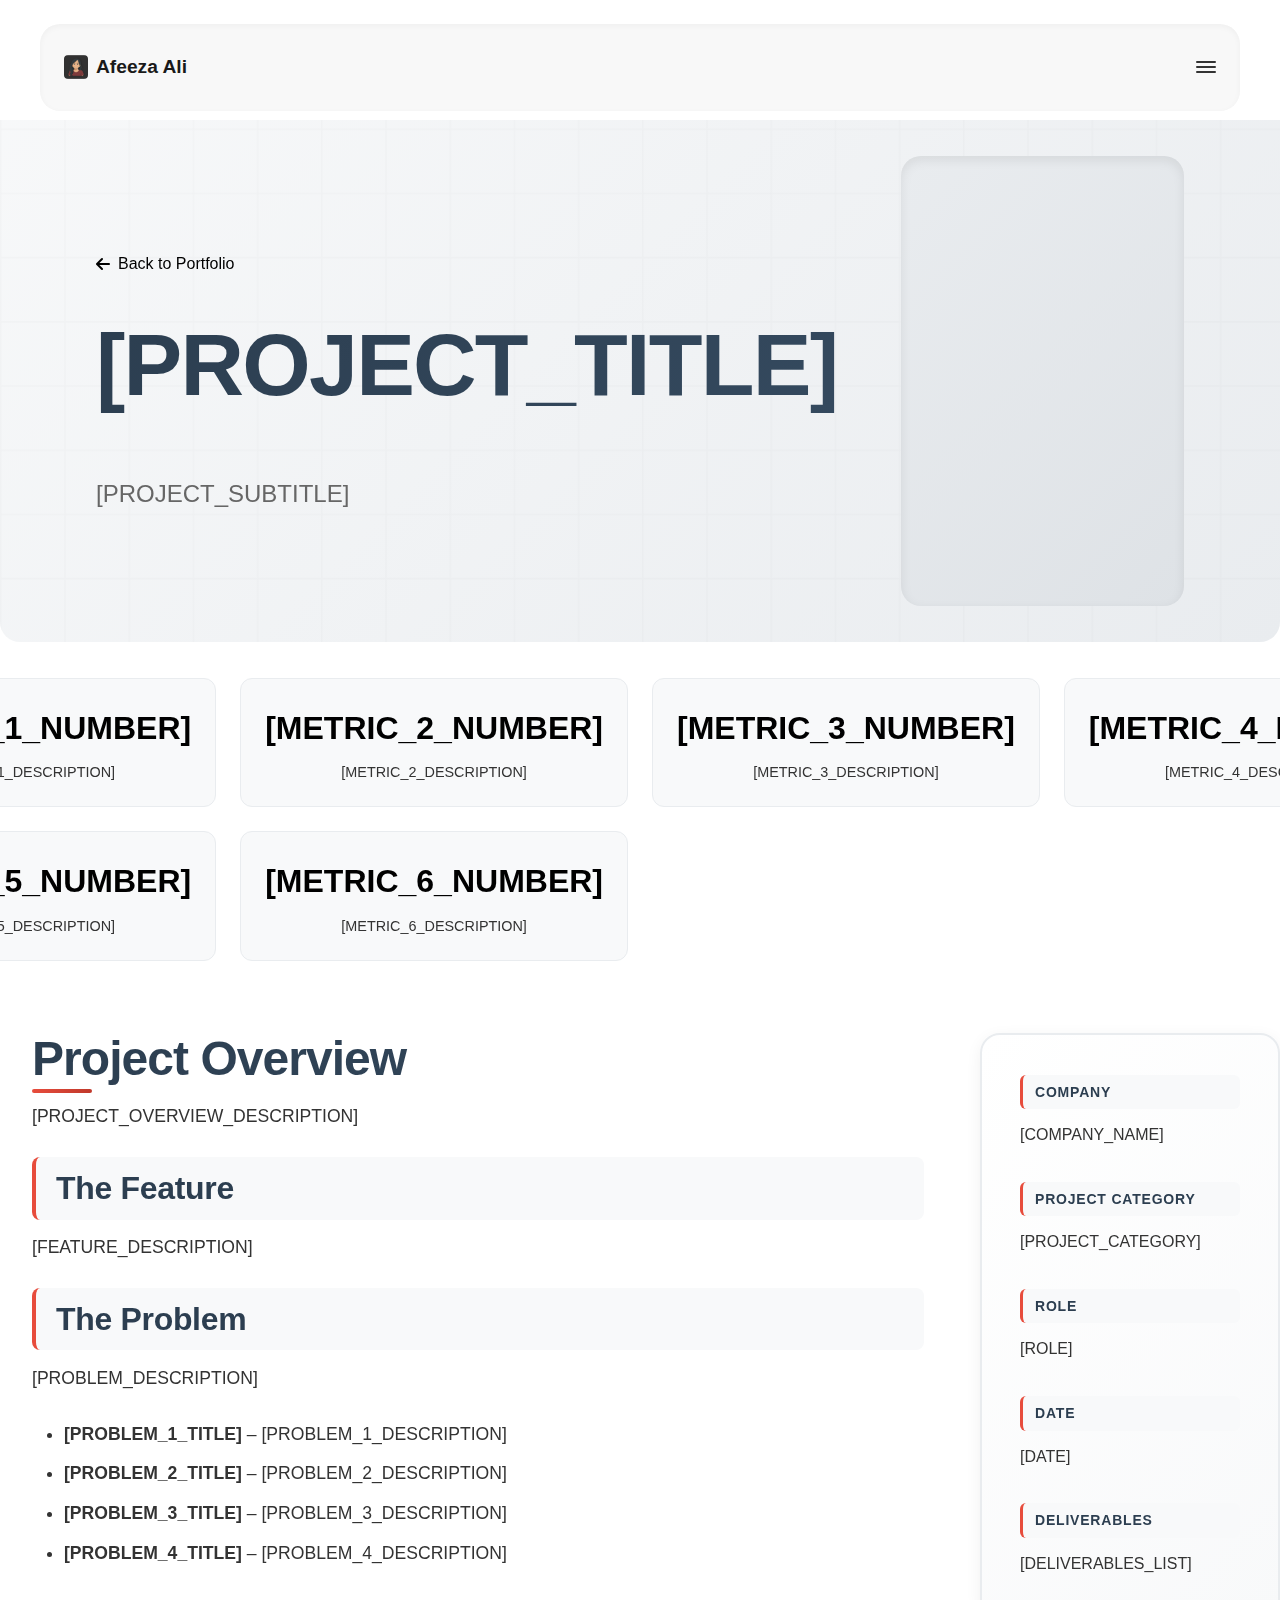
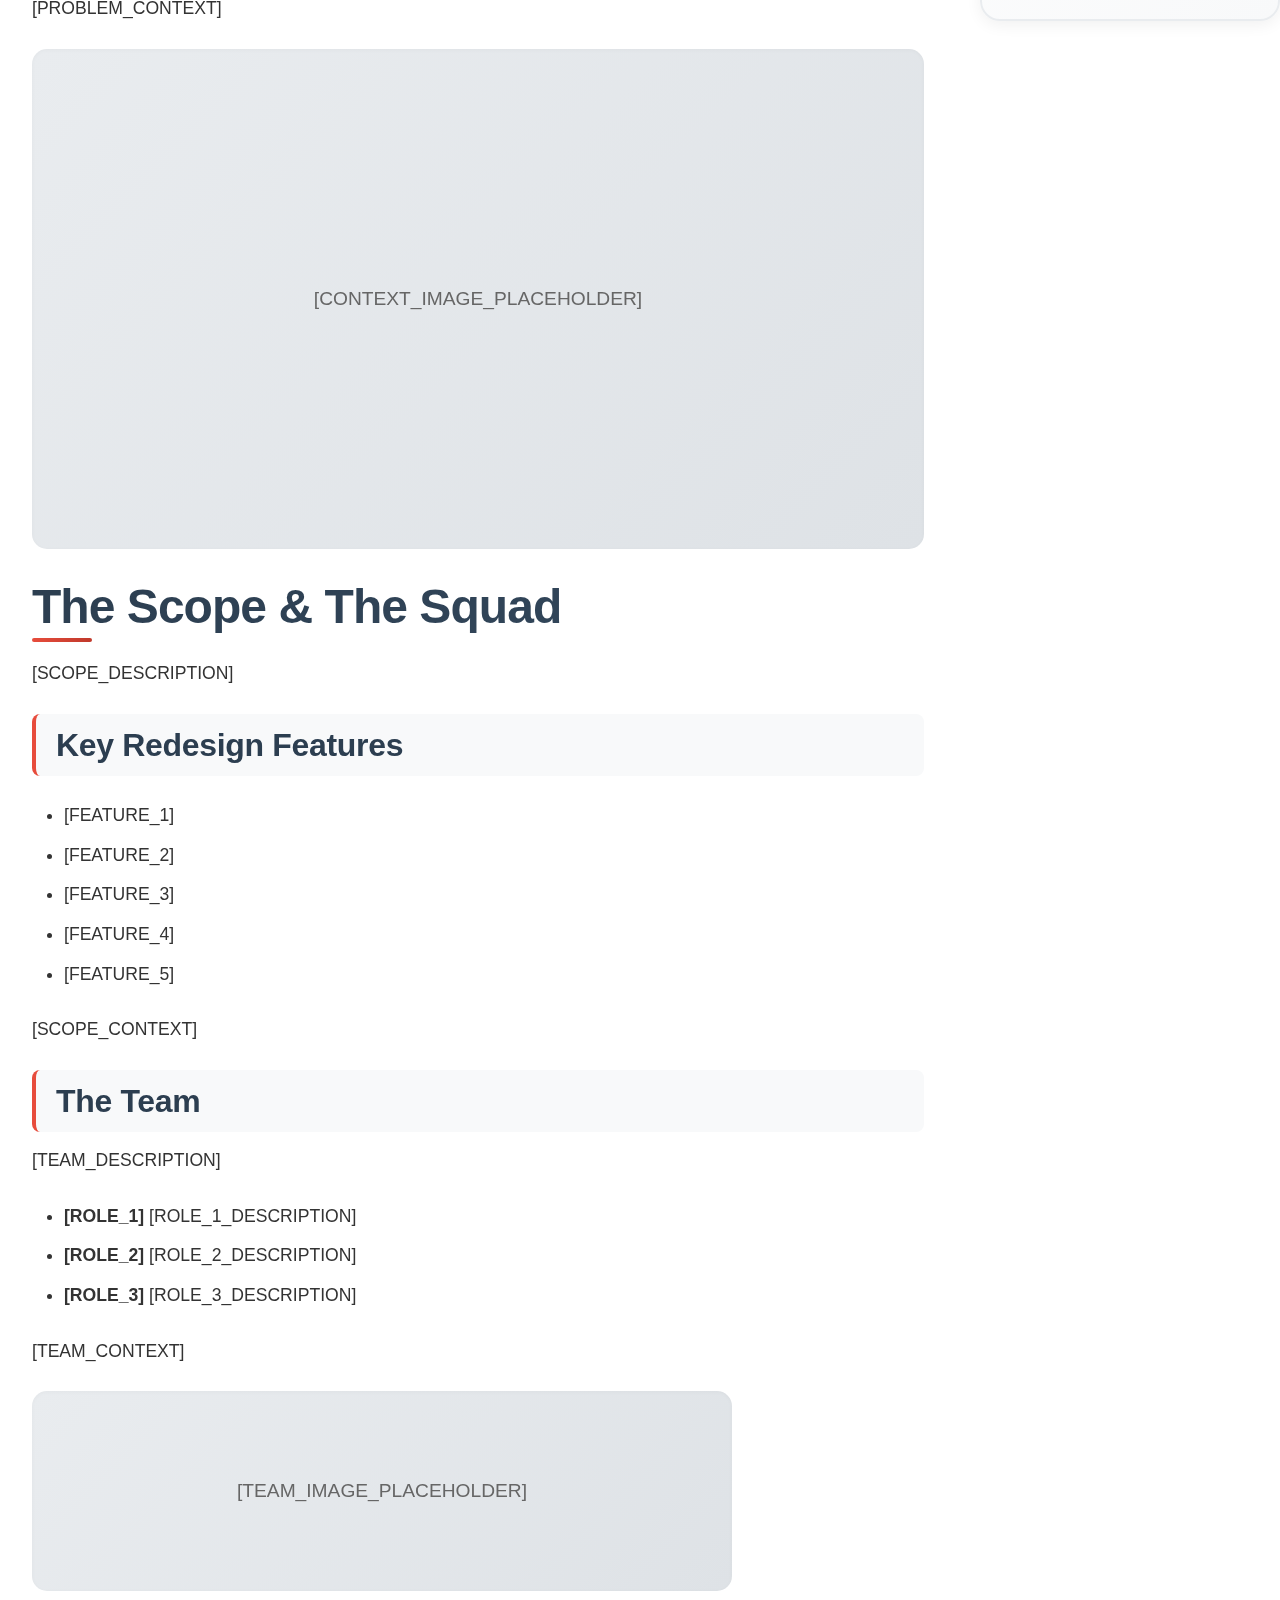
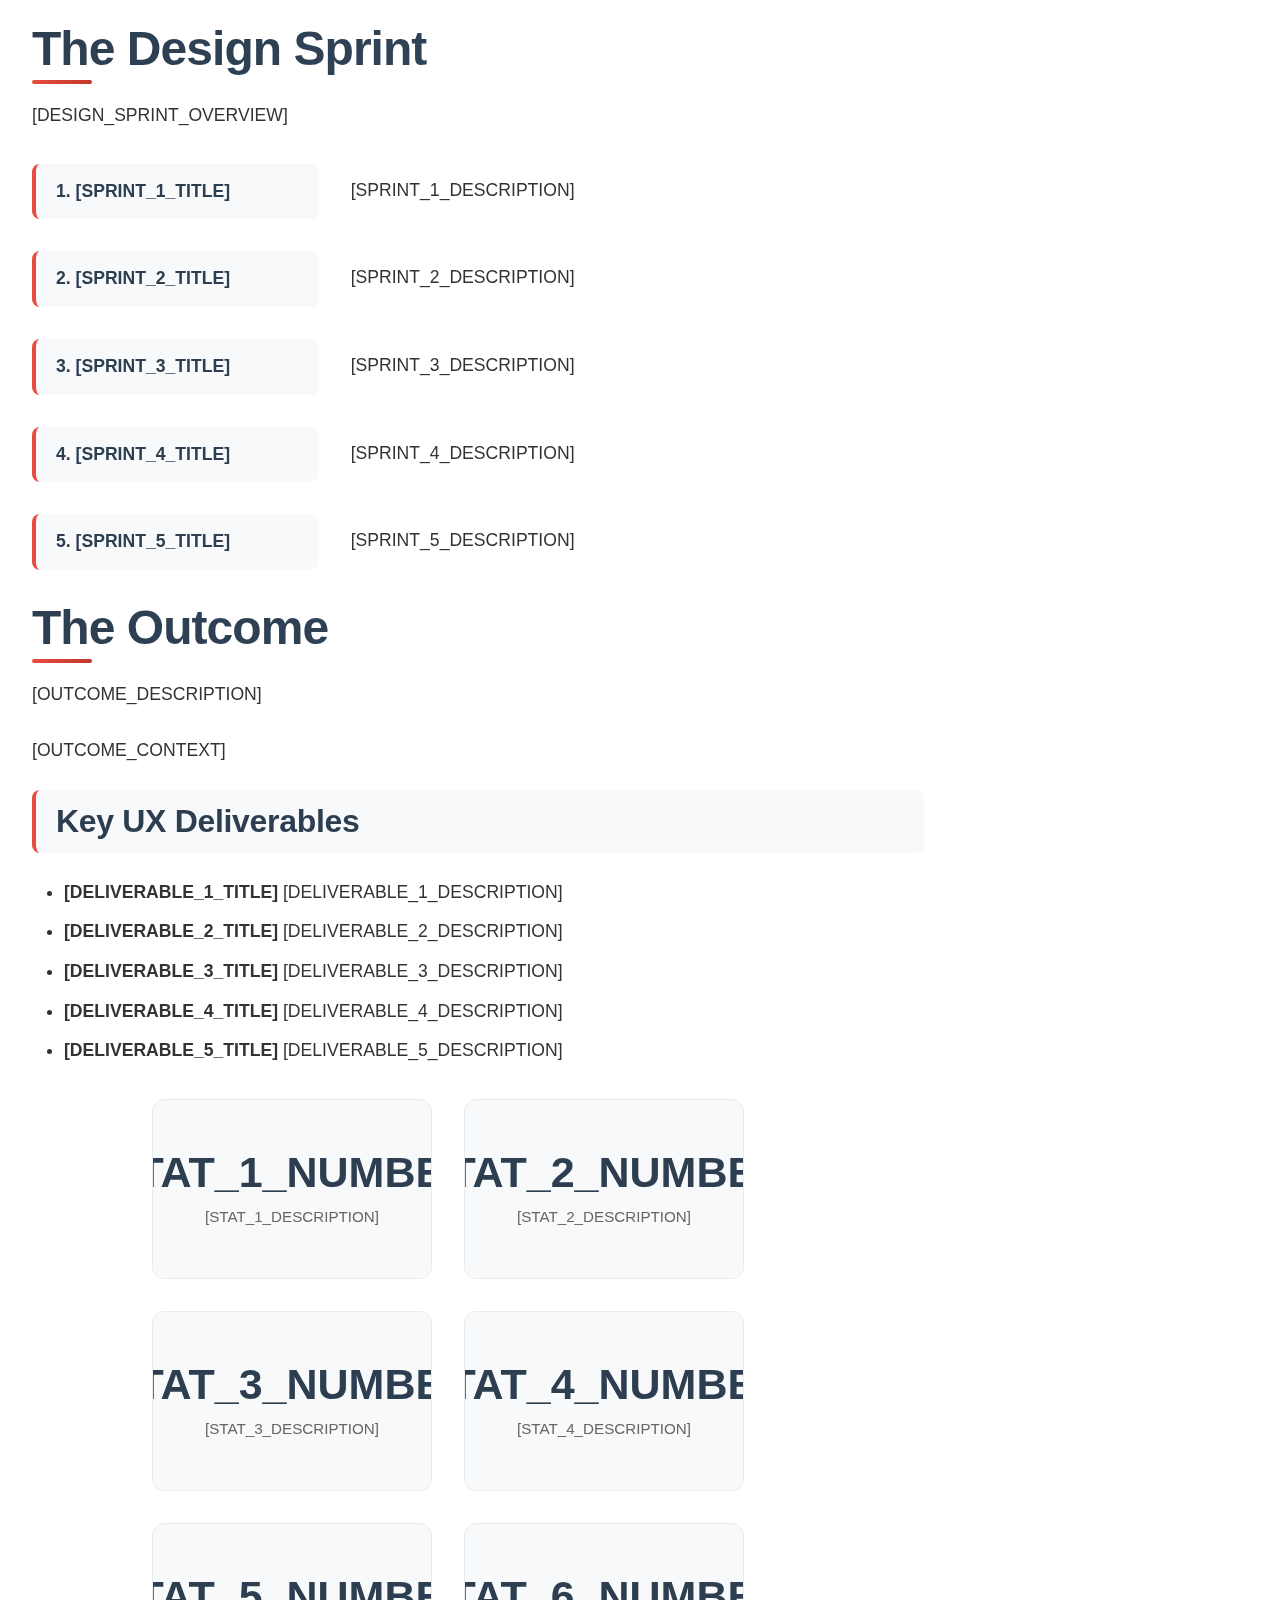
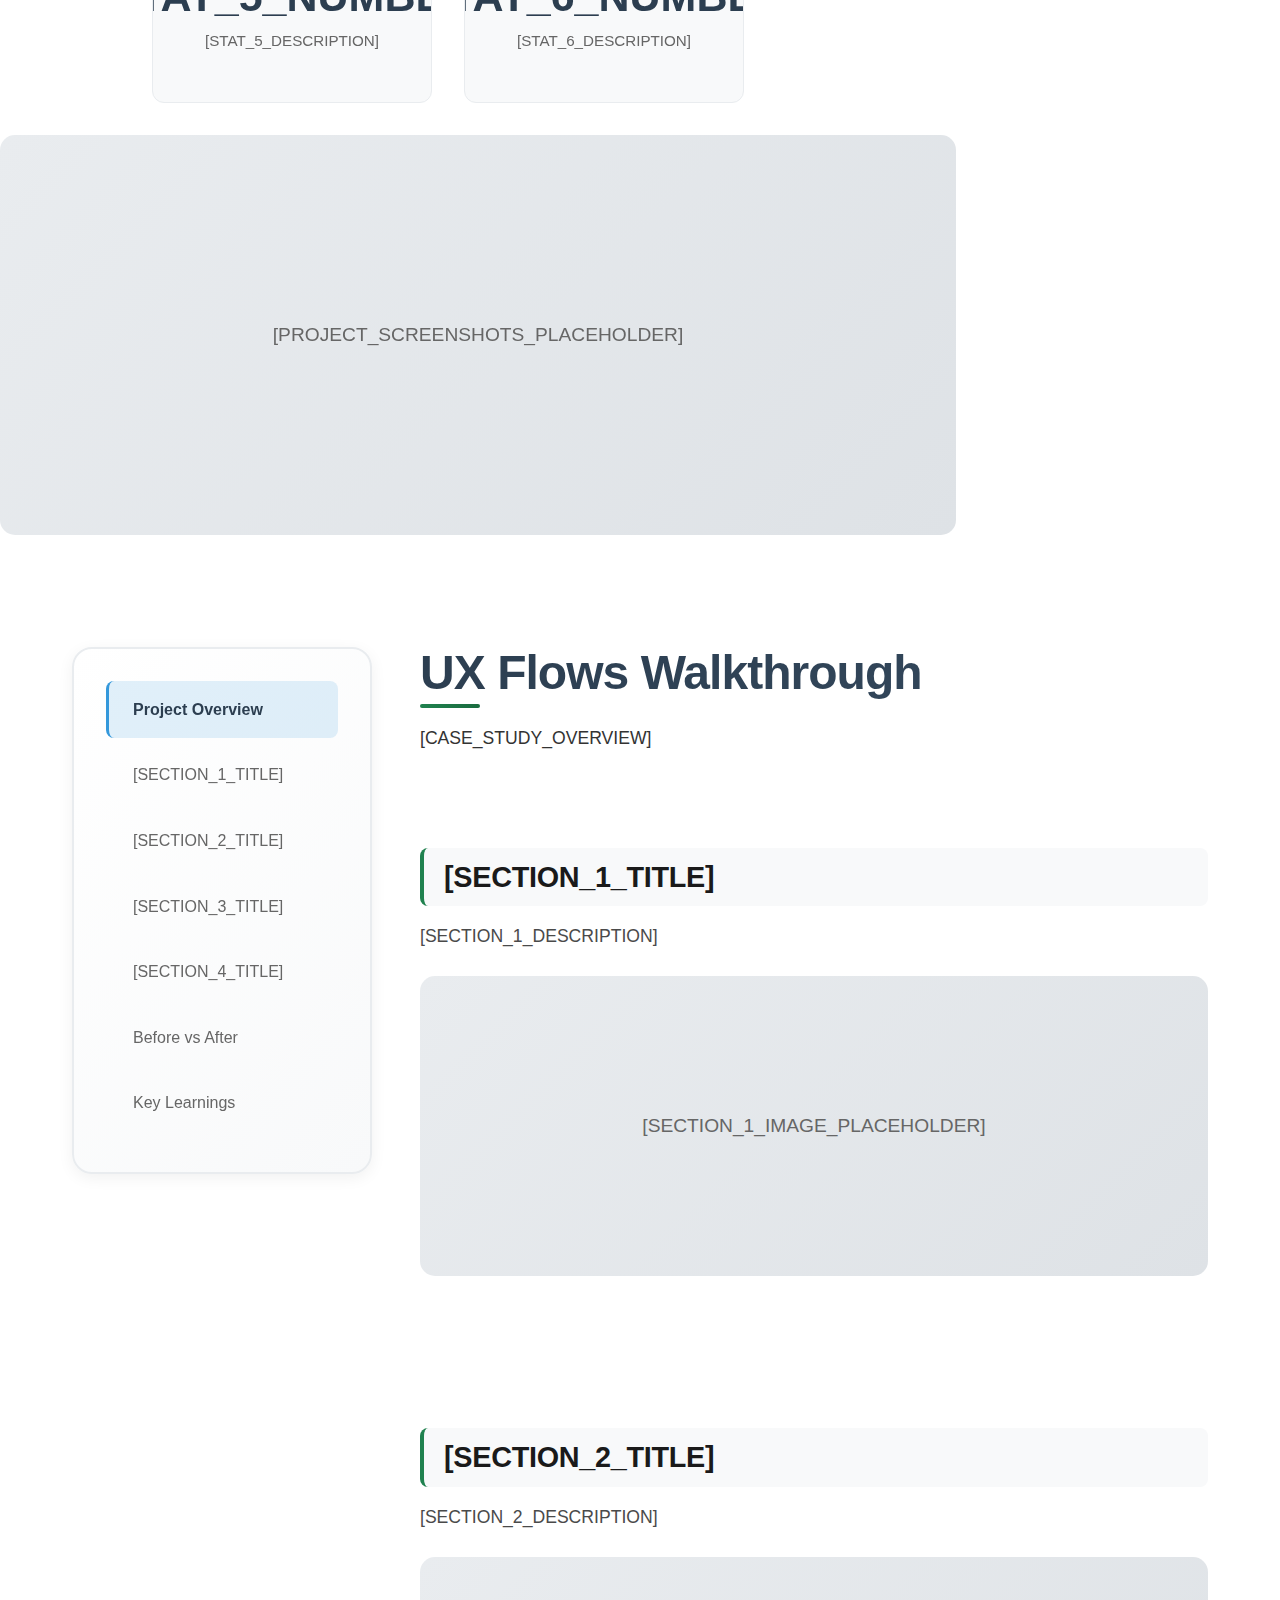
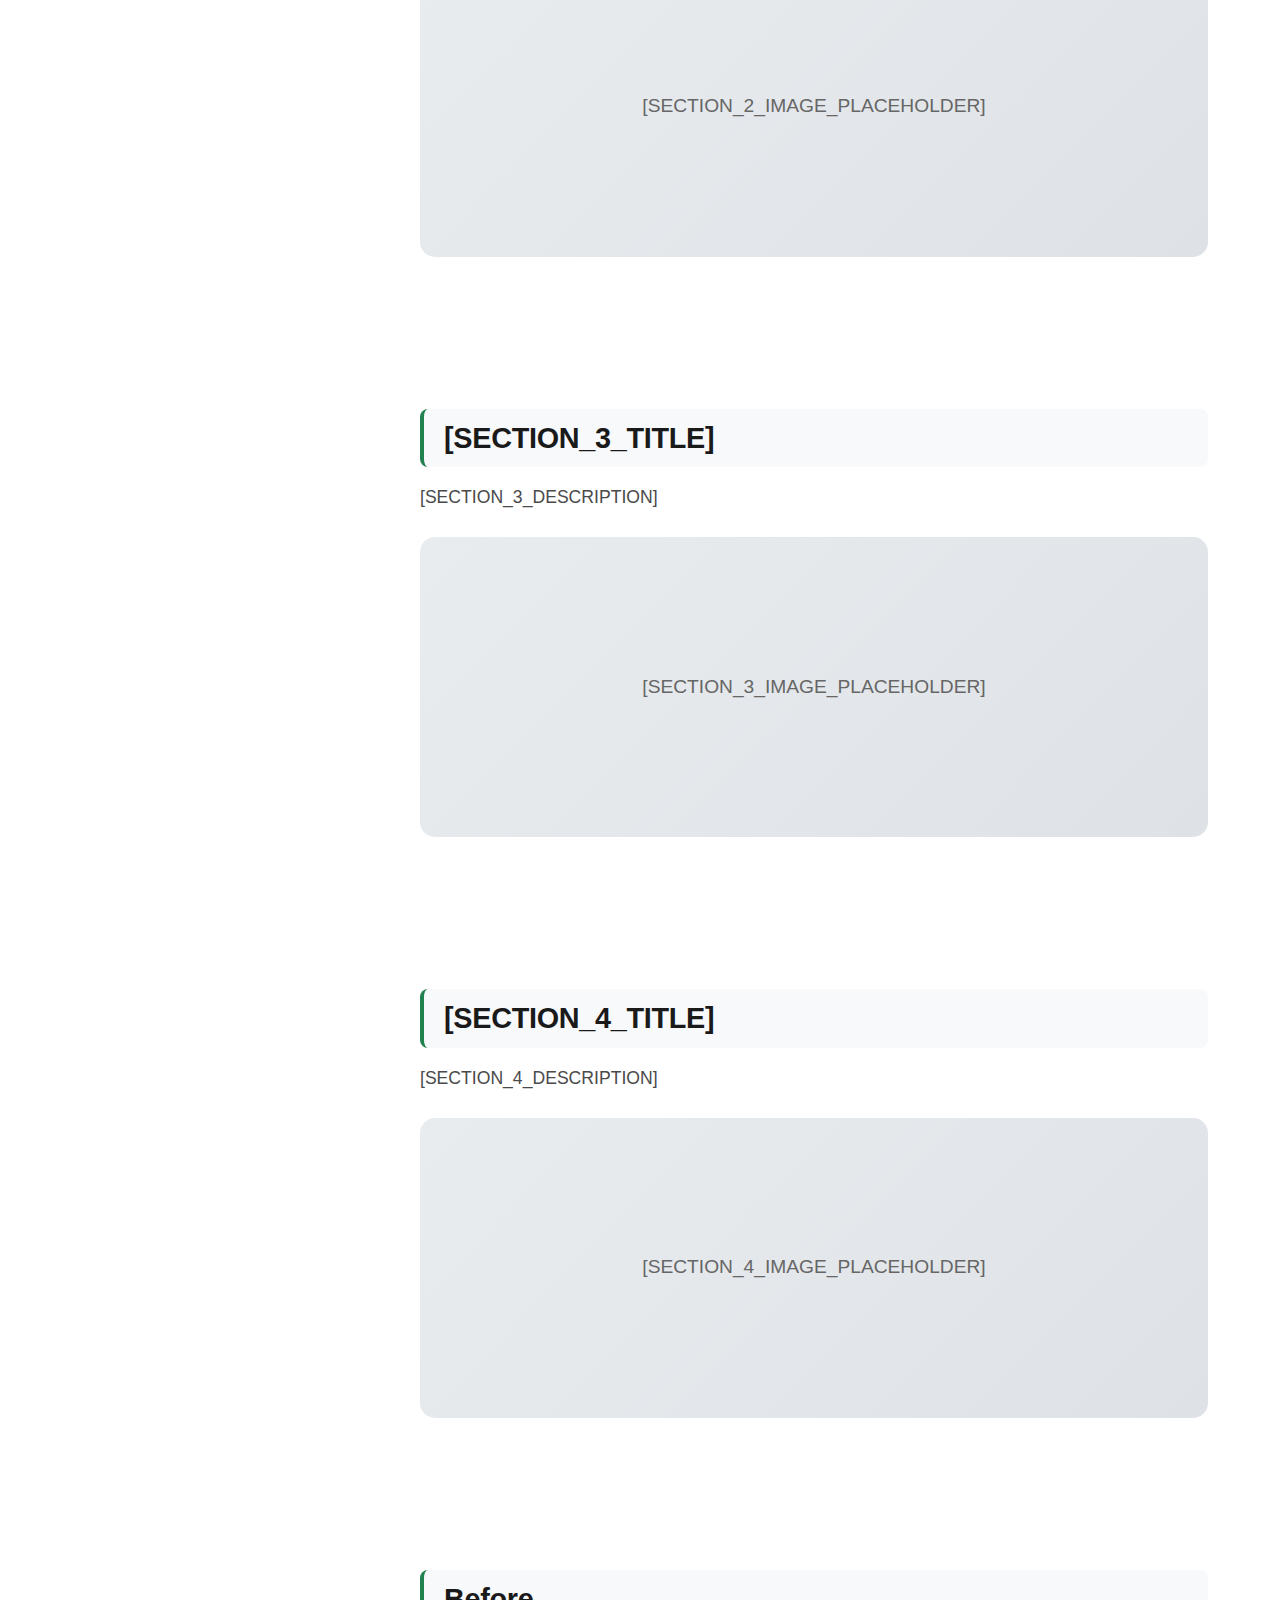
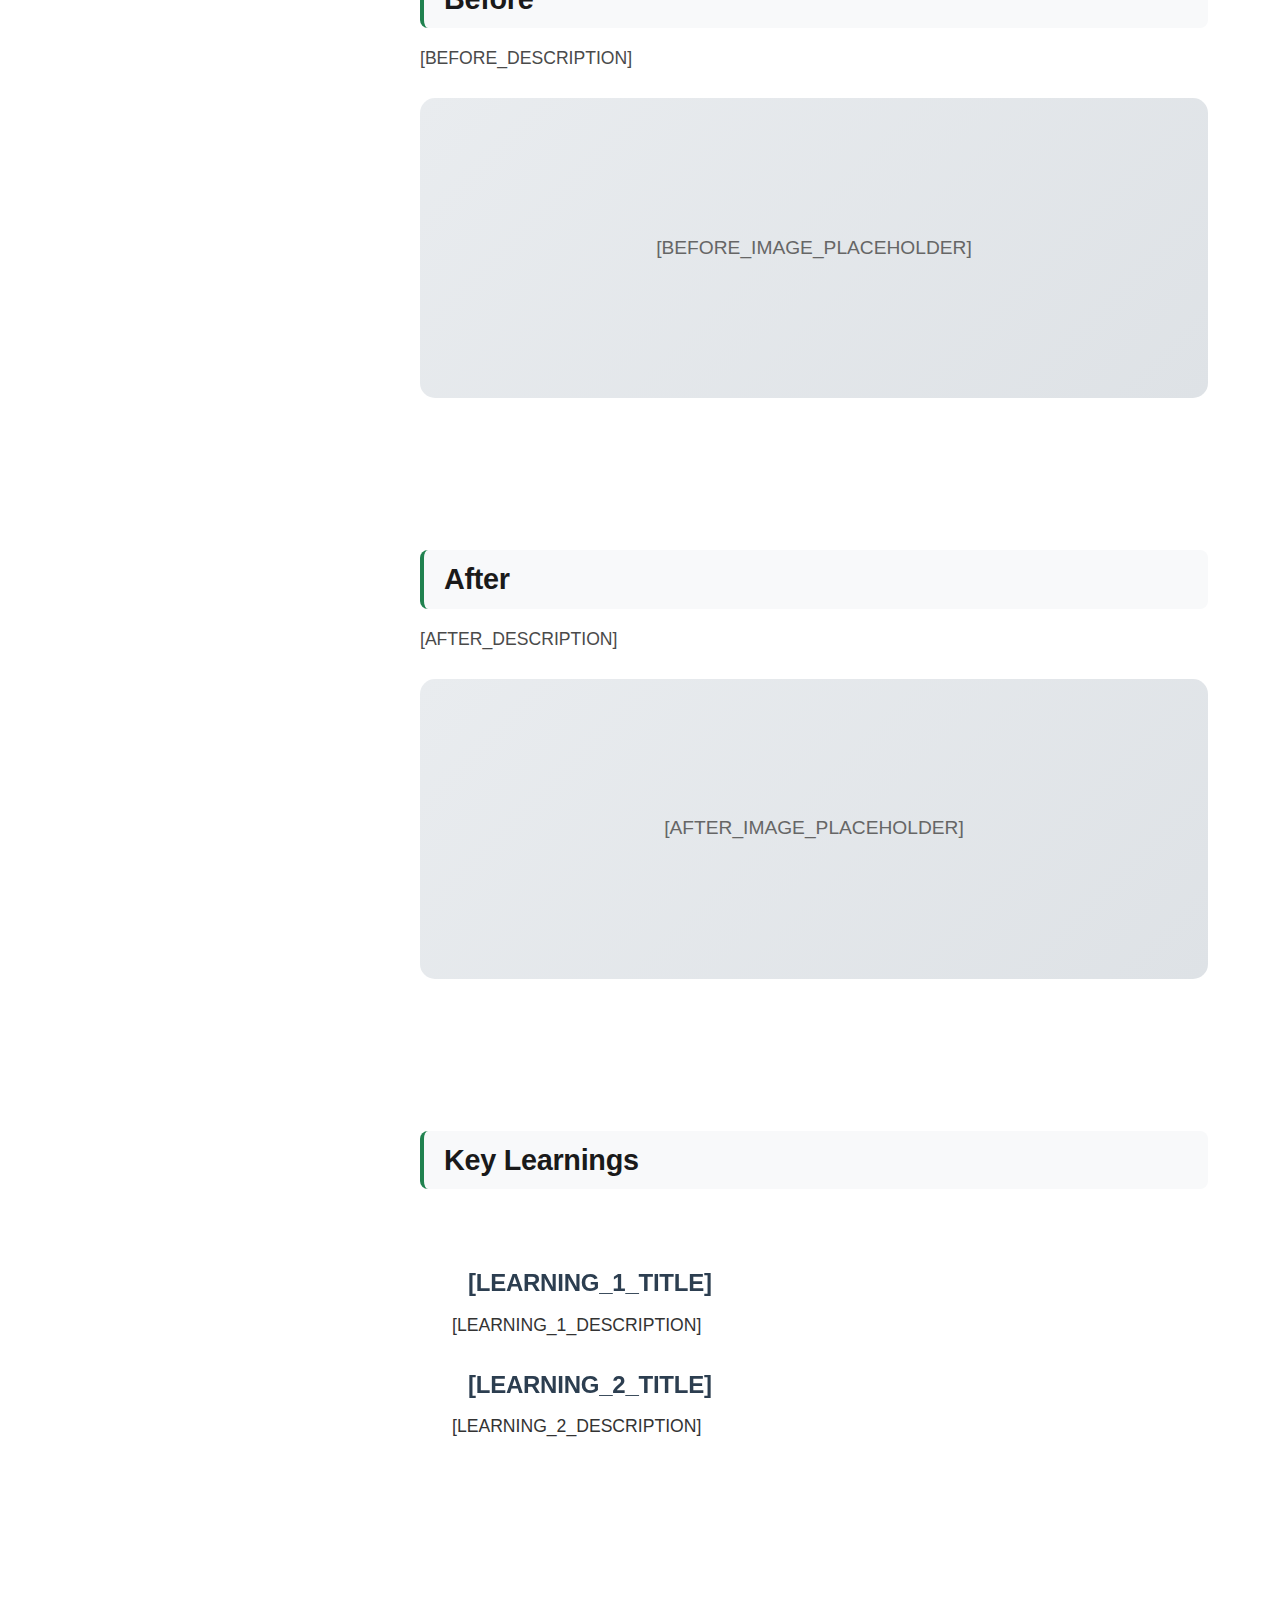
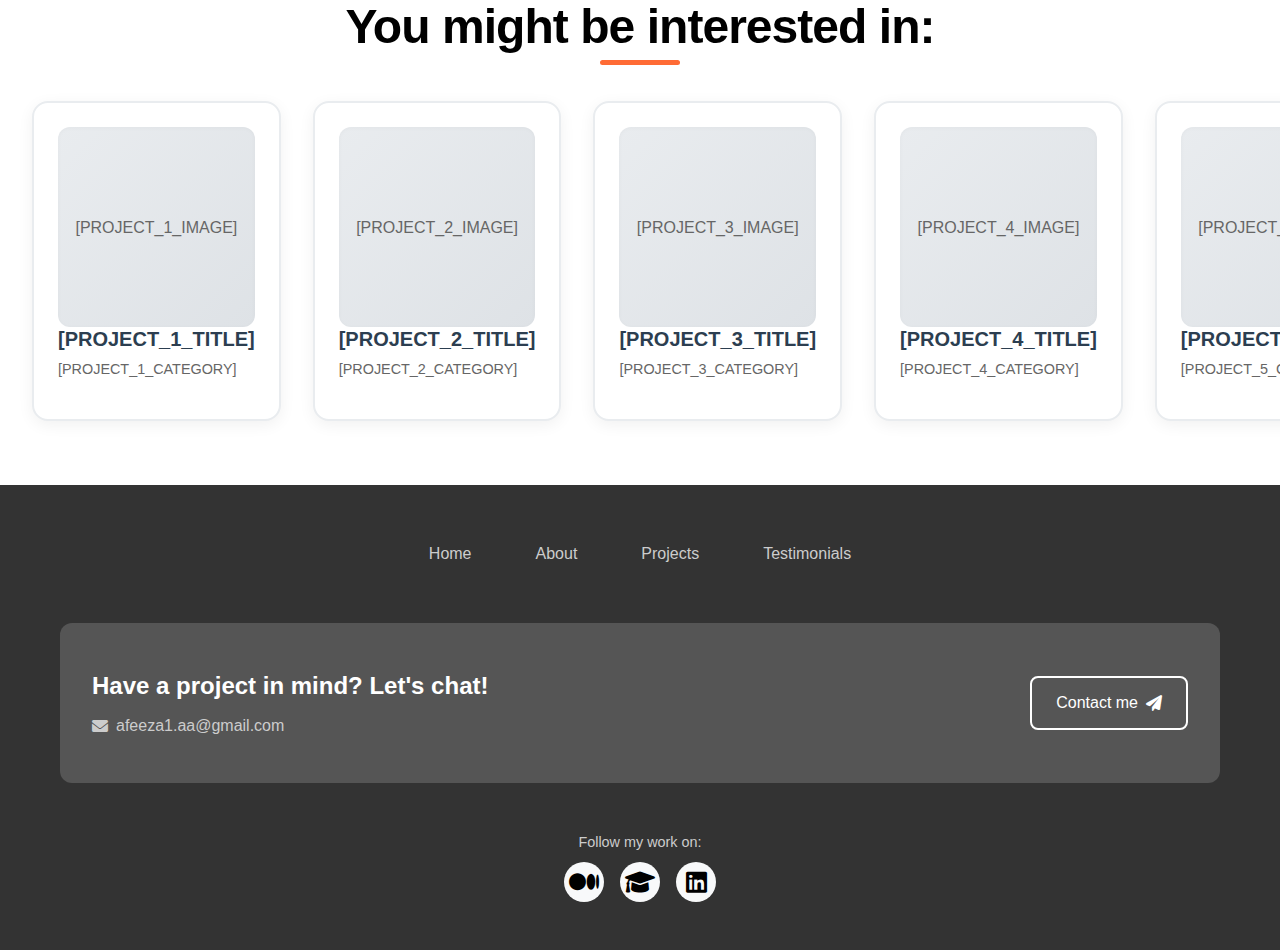
<file: project-template.html>
<!DOCTYPE html>
<html lang="en">
<head>
    <meta charset="UTF-8">
    <meta name="viewport" content="width=device-width, initial-scale=1.0">
    <title>[PROJECT_TITLE] - Afeeza Designs</title>
    <link rel="stylesheet" href="styles.css">
    <link href="https://cdnjs.cloudflare.com/ajax/libs/font-awesome/6.0.0/css/all.min.css" rel="stylesheet">
</head>
<body>
    <!-- Navigation -->
    <nav class="navbar">
        <a href="index.html#home" class="nav-logo">
            <div class="logo-icon"></div>
            <span>Afeeza Ali</span>
        </a>
        
        <div class="nav-menu-toggle">
            <div class="hamburger">
                <span></span>
                <span></span>
                <span></span>
            </div>
        </div>
    </nav>

    <!-- Project Hero Section -->
    <section class="project-hero">
        <div class="container">
            <div class="project-hero-content">
                <div class="hero-layout">
                    <div class="hero-left">
                        <a href="index.html" class="back-button" style="color: #000000; margin-bottom: 1rem;">
                            <i class="fas fa-arrow-left"></i>
                            Back to Portfolio
                        </a>
                        <h1 class="hero-title">[PROJECT_TITLE]</h1>
                        <p class="hero-subtitle">[PROJECT_SUBTITLE]</p>
                    </div>
                    
                    <div class="hero-right">
                        <div class="project-hero-image"></div>
                    </div>
                </div>
            </div>
        </div>
    </section>

    <!-- Metrics Summary -->
    <section class="metrics-summary">
        <div class="container">
            <div class="metrics-grid">
                <div class="metric-item">
                    <div class="metric-number">[METRIC_1_NUMBER]</div>
                    <div class="metric-content">[METRIC_1_DESCRIPTION]</div>
                </div>
                <div class="metric-item">
                    <div class="metric-number">[METRIC_2_NUMBER]</div>
                    <div class="metric-content">[METRIC_2_DESCRIPTION]</div>
                </div>
                <div class="metric-item">
                    <div class="metric-number">[METRIC_3_NUMBER]</div>
                    <div class="metric-content">[METRIC_3_DESCRIPTION]</div>
                </div>
                <div class="metric-item">
                    <div class="metric-number">[METRIC_4_NUMBER]</div>
                    <div class="metric-content">[METRIC_4_DESCRIPTION]</div>
                </div>
                <div class="metric-item">
                    <div class="metric-number">[METRIC_5_NUMBER]</div>
                    <div class="metric-content">[METRIC_5_DESCRIPTION]</div>
                </div>
                <div class="metric-item">
                    <div class="metric-number">[METRIC_6_NUMBER]</div>
                    <div class="metric-content">[METRIC_6_DESCRIPTION]</div>
                </div>
            </div>
        </div>
    </section>

    <!-- Project Content -->
    <section id="project-overview-main" class="project-content-wrapper">
        <div class="project-content-full">
        <div class="project-content-main">
            <div class="project-overview">
                <h2>Project Overview</h2>
                <p>[PROJECT_OVERVIEW_DESCRIPTION]</p>
                
                <h3>The Feature</h3>
                <p>[FEATURE_DESCRIPTION]</p>
                
                <h3>The Problem</h3>
                <p>[PROBLEM_DESCRIPTION]</p>
                <ul>
                    <li><strong>[PROBLEM_1_TITLE]</strong> – [PROBLEM_1_DESCRIPTION]</li>
                    <li><strong>[PROBLEM_2_TITLE]</strong> – [PROBLEM_2_DESCRIPTION]</li>
                    <li><strong>[PROBLEM_3_TITLE]</strong> – [PROBLEM_3_DESCRIPTION]</li>
                    <li><strong>[PROBLEM_4_TITLE]</strong> – [PROBLEM_4_DESCRIPTION]</li>
                </ul>
                
                <p>[PROBLEM_CONTEXT]</p>
                
                <div class="project-image-placeholder" style="width: 100%; height: 500px; background: linear-gradient(135deg, #e9ecef 0%, #dee2e6 100%); border-radius: 15px; margin: 0; display: flex; align-items: center; justify-content: center; color: #666; font-size: 1.2rem;">
                    <span>[CONTEXT_IMAGE_PLACEHOLDER]</span>
                </div>
            </div>

            <div class="project-overview">
                <h2>The Scope & The Squad</h2>
                <p>[SCOPE_DESCRIPTION]</p>
                
                <h3>Key Redesign Features</h3>
                <ul>
                    <li>[FEATURE_1]</li>
                    <li>[FEATURE_2]</li>
                    <li>[FEATURE_3]</li>
                    <li>[FEATURE_4]</li>
                    <li>[FEATURE_5]</li>
                </ul>
                
                <p>[SCOPE_CONTEXT]</p>
                
                <h3>The Team</h3>
                <p>[TEAM_DESCRIPTION]</p>
                <ul>
                    <li><strong>[ROLE_1]</strong> [ROLE_1_DESCRIPTION]</li>
                    <li><strong>[ROLE_2]</strong> [ROLE_2_DESCRIPTION]</li>
                    <li><strong>[ROLE_3]</strong> [ROLE_3_DESCRIPTION]</li>
                </ul>
                
                <p>[TEAM_CONTEXT]</p>
                
                <div class="project-image-placeholder" style="width: 700px; height: 200px; background: linear-gradient(135deg, #e9ecef 0%, #dee2e6 100%); border-radius: 15px; margin: 0; display: flex; align-items: center; justify-content: center; color: #666; font-size: 1.2rem;">
                    <span>[TEAM_IMAGE_PLACEHOLDER]</span>
                </div>
            </div>

            <div class="project-overview">
                <h2>The Design Sprint</h2>
                <p>[DESIGN_SPRINT_OVERVIEW]</p>
                
                <div class="design-sprint-grid">
                    <div class="sprint-heading">1. [SPRINT_1_TITLE]</div>
                    <div class="sprint-content">[SPRINT_1_DESCRIPTION]</div>
                    
                    <div class="sprint-heading">2. [SPRINT_2_TITLE]</div>
                    <div class="sprint-content">[SPRINT_2_DESCRIPTION]</div>
                    
                    <div class="sprint-heading">3. [SPRINT_3_TITLE]</div>
                    <div class="sprint-content">[SPRINT_3_DESCRIPTION]</div>
                    
                    <div class="sprint-heading">4. [SPRINT_4_TITLE]</div>
                    <div class="sprint-content">[SPRINT_4_DESCRIPTION]</div>
                    
                    <div class="sprint-heading">5. [SPRINT_5_TITLE]</div>
                    <div class="sprint-content">[SPRINT_5_DESCRIPTION]</div>
                </div>
            </div>

            <div class="project-overview">
                <h2>The Outcome</h2>
                <p>[OUTCOME_DESCRIPTION]</p>
                
                <p>[OUTCOME_CONTEXT]</p>
                
                <h3>Key UX Deliverables</h3>
                <ul>
                    <li><strong>[DELIVERABLE_1_TITLE]</strong> [DELIVERABLE_1_DESCRIPTION]</li>
                    <li><strong>[DELIVERABLE_2_TITLE]</strong> [DELIVERABLE_2_DESCRIPTION]</li>
                    <li><strong>[DELIVERABLE_3_TITLE]</strong> [DELIVERABLE_3_DESCRIPTION]</li>
                    <li><strong>[DELIVERABLE_4_TITLE]</strong> [DELIVERABLE_4_DESCRIPTION]</li>
                    <li><strong>[DELIVERABLE_5_TITLE]</strong> [DELIVERABLE_5_DESCRIPTION]</li>
                </ul>
            </div>

            <div class="stats-grid">
                <div class="stat-item">
                    <div class="stat-number">[STAT_1_NUMBER]</div>
                    <div class="stat-label">[STAT_1_DESCRIPTION]</div>
                </div>
                <div class="stat-item">
                    <div class="stat-number">[STAT_2_NUMBER]</div>
                    <div class="stat-label">[STAT_2_DESCRIPTION]</div>
                </div>
                <div class="stat-item">
                    <div class="stat-number">[STAT_3_NUMBER]</div>
                    <div class="stat-label">[STAT_3_DESCRIPTION]</div>
                </div>
                <div class="stat-item">
                    <div class="stat-number">[STAT_4_NUMBER]</div>
                    <div class="stat-label">[STAT_4_DESCRIPTION]</div>
                </div>
                <div class="stat-item">
                    <div class="stat-number">[STAT_5_NUMBER]</div>
                    <div class="stat-label">[STAT_5_DESCRIPTION]</div>
                </div>
                <div class="stat-item">
                    <div class="stat-number">[STAT_6_NUMBER]</div>
                    <div class="stat-label">[STAT_6_DESCRIPTION]</div>
                </div>
            </div>

            <div class="project-image">
                <span>[PROJECT_SCREENSHOTS_PLACEHOLDER]</span>
            </div>
        </div>

        <div class="project-content-sidebar">
            <div class="sidebar-meta">
                <div class="meta-item">
                    <span class="meta-label">Company</span>
                    <span class="meta-value">[COMPANY_NAME]</span>
                </div>
                <div class="meta-item">
                    <span class="meta-label">Project Category</span>
                    <span class="meta-value">[PROJECT_CATEGORY]</span>
                </div>
                <div class="meta-item">
                    <span class="meta-label">Role</span>
                    <span class="meta-value">[ROLE]</span>
                </div>
                <div class="meta-item">
                    <span class="meta-label">Date</span>
                    <span class="meta-value">[DATE]</span>
                </div>
                <div class="meta-item">
                    <span class="meta-label">Deliverables</span>
                    <span class="meta-value">[DELIVERABLES_LIST]</span>
                </div>
            </div>
        </div>
    </section>
    </section>

    <!-- Case Study Section -->
    <section class="case-study">
        <div class="case-study-layout">
            <!-- Left Sticky Navigation -->
            <div class="case-study-nav">
                <div class="nav-item active" data-target="project-overview-main">Project Overview</div>
                <div class="nav-item" data-target="section-1">[SECTION_1_TITLE]</div>
                <div class="nav-item" data-target="section-2">[SECTION_2_TITLE]</div>
                <div class="nav-item" data-target="section-3">[SECTION_3_TITLE]</div>
                <div class="nav-item" data-target="section-4">[SECTION_4_TITLE]</div>
                <div class="nav-item" data-target="before-vs-after">Before vs After</div>
                <div class="nav-item" data-target="key-learnings">Key Learnings</div>
            </div>

            <!-- Right Content Area -->
            <div class="case-study-content">
                <h2>UX Flows Walkthrough</h2>
                <p>[CASE_STUDY_OVERVIEW]</p>

                <div id="section-1" class="case-study-section">
                    <h3>[SECTION_1_TITLE]</h3>
                    <p>[SECTION_1_DESCRIPTION]</p>
                    <div class="case-study-image">
                        <span>[SECTION_1_IMAGE_PLACEHOLDER]</span>
                    </div>
                </div>

                <div id="section-2" class="case-study-section">
                    <h3>[SECTION_2_TITLE]</h3>
                    <p>[SECTION_2_DESCRIPTION]</p>
                    <div class="case-study-image">
                        <span>[SECTION_2_IMAGE_PLACEHOLDER]</span>
                    </div>
                </div>

                <div id="section-3" class="case-study-section">
                    <h3>[SECTION_3_TITLE]</h3>
                    <p>[SECTION_3_DESCRIPTION]</p>
                    <div class="case-study-image">
                        <span>[SECTION_3_IMAGE_PLACEHOLDER]</span>
                    </div>
                </div>

                <div id="section-4" class="case-study-section">
                    <h3>[SECTION_4_TITLE]</h3>
                    <p>[SECTION_4_DESCRIPTION]</p>
                    <div class="case-study-image">
                        <span>[SECTION_4_IMAGE_PLACEHOLDER]</span>
                    </div>
                </div>

                <div id="before-vs-after" class="case-study-section">
                    <h3>Before</h3>
                    <p>[BEFORE_DESCRIPTION]</p>
                    <div class="case-study-image">
                        <span>[BEFORE_IMAGE_PLACEHOLDER]</span>
                    </div>
                </div>

                <div class="case-study-section">
                    <h3>After</h3>
                    <p>[AFTER_DESCRIPTION]</p>
                    <div class="case-study-image">
                        <span>[AFTER_IMAGE_PLACEHOLDER]</span>
                    </div>
                </div>

                <div id="key-learnings" class="case-study-section">
                    <h3>Key Learnings</h3>
                </div>

                <div class="case-study-subsection">
                    <h4>[LEARNING_1_TITLE]</h4>
                    <p>[LEARNING_1_DESCRIPTION]</p>
                </div>

                <div class="case-study-subsection">
                    <h4>[LEARNING_2_TITLE]</h4>
                    <p>[LEARNING_2_DESCRIPTION]</p>
                </div>
            </div>
        </div>
    </section>

    <!-- You Might Be Interested In Section -->
    <section class="related-projects">
        <div class="related-projects-container">
            <h2>You might be interested in:</h2>
            <div class="related-projects-grid">
                <div class="related-project-card">
                    <div class="project-image-placeholder" style="width: 100%; height: 200px; background: linear-gradient(135deg, #e9ecef 0%, #dee2e6 100%); border-radius: 12px; display: flex; align-items: center; justify-content: center; color: #666; font-size: 1rem;">
                        <span>[PROJECT_1_IMAGE]</span>
                    </div>
                    <h3>[PROJECT_1_TITLE]</h3>
                    <p>[PROJECT_1_CATEGORY]</p>
                </div>

                <div class="related-project-card">
                    <div class="project-image-placeholder" style="width: 100%; height: 200px; background: linear-gradient(135deg, #e9ecef 0%, #dee2e6 100%); border-radius: 12px; display: flex; align-items: center; justify-content: center; color: #666; font-size: 1rem;">
                        <span>[PROJECT_2_IMAGE]</span>
                    </div>
                    <h3>[PROJECT_2_TITLE]</h3>
                    <p>[PROJECT_2_CATEGORY]</p>
                </div>

                <div class="related-project-card">
                    <div class="project-image-placeholder" style="width: 100%; height: 200px; background: linear-gradient(135deg, #e9ecef 0%, #dee2e6 100%); border-radius: 12px; display: flex; align-items: center; justify-content: center; color: #666; font-size: 1rem;">
                        <span>[PROJECT_3_IMAGE]</span>
                    </div>
                    <h3>[PROJECT_3_TITLE]</h3>
                    <p>[PROJECT_3_CATEGORY]</p>
                </div>

                <div class="related-project-card">
                    <div class="project-image-placeholder" style="width: 100%; height: 200px; background: linear-gradient(135deg, #e9ecef 0%, #dee2e6 100%); border-radius: 12px; display: flex; align-items: center; justify-content: center; color: #666; font-size: 1rem;">
                        <span>[PROJECT_4_IMAGE]</span>
                    </div>
                    <h3>[PROJECT_4_TITLE]</h3>
                    <p>[PROJECT_4_CATEGORY]</p>
                </div>

                <div class="related-project-card">
                    <div class="project-image-placeholder" style="width: 100%; height: 200px; background: linear-gradient(135deg, #e9ecef 0%, #dee2e6 100%); border-radius: 12px; display: flex; align-items: center; justify-content: center; color: #666; font-size: 1rem;">
                        <span>[PROJECT_5_IMAGE]</span>
                    </div>
                    <h3>[PROJECT_5_TITLE]</h3>
                    <p>[PROJECT_5_CATEGORY]</p>
                </div>
            </div>
        </div>
    </section>

    <!-- Footer -->
    <footer class="footer">
        <div class="container">
            <div class="footer-content">
                <div class="footer-nav">
                    <a href="index.html#home" class="footer-link">Home</a>
                    <a href="index.html#about" class="footer-link">About</a>
                    <a href="index.html#projects" class="footer-link">Projects</a>
                    <a href="index.html#testimonials" class="footer-link">Testimonials</a>
                </div>
                
                <div class="footer-cta-container">
                    <div class="footer-cta-box">
                        <div class="footer-cta-content">
                            <div class="footer-cta-left">
                                <h2 class="footer-title">Have a project in mind? Let's chat!</h2>
                                <div class="footer-email">
                                    <i class="fas fa-envelope"></i>
                                    <a href="mailto:afeeza1.aa@gmail.com">afeeza1.aa@gmail.com</a>
                                </div>
                            </div>
                            <a href="mailto:afeeza1.aa@gmail.com" class="footer-contact-btn">
                                Contact me
                                <i class="fas fa-paper-plane"></i>
                            </a>
                        </div>
                    </div>
                </div>
                
                <div class="footer-social">
                    <span class="footer-social-text">Follow my work on:</span>
                    <div class="social-links">
                        <a href="https://medium.com" target="_blank" class="social-link">
                            <i class="fab fa-medium"></i>
                        </a>
                        <a href="https://scholar.google.com" target="_blank" class="social-link">
                            <i class="fas fa-graduation-cap"></i>
                        </a>
                        <a href="https://linkedin.com" target="_blank" class="social-link">
                            <i class="fab fa-linkedin"></i>
                        </a>
                    </div>
                </div>
            </div>
        </div>
    </footer>

    <script src="script.js"></script>
</body>
</html>
</file>
<file: styles.css>
* {
    margin: 0;
    padding: 0;
    box-sizing: border-box;
}

body {
    font-family: -apple-system, BlinkMacSystemFont, 'Segoe UI', 'Roboto', 'Oxygen',
        'Ubuntu', 'Cantarell', 'Fira Sans', 'Droid Sans', 'Helvetica Neue',
        sans-serif;
    -webkit-font-smoothing: antialiased;
    -moz-osx-font-smoothing: grayscale;
    line-height: 1.6;
    color: #333;
}

/* Add white background to top area to prevent content from showing through */
body::before {
    content: '';
    position: fixed;
    top: 0;
    left: 0;
    right: 0;
    height: 120px;
    background: white;
    z-index: 999;
}

/* Mobile Interim Message */
.mobile-interim-message {
    display: none;
    position: fixed;
    top: 0;
    left: 0;
    width: 100%;
    height: 100vh;
    background: white;
    z-index: 10000;
    padding: 2rem;
    box-sizing: border-box;
}

.interim-content {
    display: flex;
    flex-direction: column;
    align-items: center;
    justify-content: center;
    height: 100%;
    text-align: center;
    max-width: 500px;
    margin: 0 auto;
}

.interim-title {
    font-size: 2.5rem;
    font-weight: 700;
    color: #333;
    margin-bottom: 0.5rem;
    line-height: 1.2;
    display: flex;
    align-items: center;
    justify-content: center;
    gap: 1rem;
}

.interim-emoji {
    display: inline-block;
    vertical-align: middle;
}

.interim-emoji .wave-emoji {
    display: block;
    animation: wave 1s ease-in-out infinite;
    transition: all 0.3s ease;
}

.interim-emoji .wave-emoji:hover {
    animation: none;
    transform: scale(1.1) rotate(5deg);
}

.interim-hello {
    color: #333;
}

.interim-name {
    font-size: 2.5rem;
    font-weight: 700;
    color: #333;
    margin-bottom: 1.5rem;
    line-height: 1.2;
}

.interim-underline {
    width: 80px;
    height: 5px;
    background: #ff6b35;
    border-radius: 3px;
    margin-bottom: 2rem;
}

.interim-message {
    font-size: 1rem;
    line-height: 1.5;
    color: #666;
    max-width: 400px;
    font-weight: 400;
    background: #f8f9fa;
    padding: 1.5rem;
    border-radius: 12px;
    border: 1px solid #e9ecef;
}

.interim-social {
    text-align: center;
    margin-top: 1rem;
}

.interim-social-text {
    display: block;
    font-size: 0.9rem;
    color: #888;
    margin-bottom: 1rem;
    font-weight: 500;
}

.interim-social-links {
    display: flex;
    justify-content: center;
    gap: 1.5rem;
}

.interim-social-link {
    display: flex;
    align-items: center;
    justify-content: center;
    width: 45px;
    height: 45px;
    background: #f8f9fa;
    border: 1px solid #e9ecef;
    border-radius: 50%;
    color: #666;
    text-decoration: none;
    transition: all 0.3s ease;
    font-size: 1.2rem;
}

.interim-social-link:hover {
    background: #ff6b35;
    color: white;
    border-color: #ff6b35;
    transform: translateY(-2px);
    box-shadow: 0 4px 12px rgba(255, 107, 53, 0.3);
}

/* Hide main site content on mobile */
@media (max-width: 768px) {
    .mobile-interim-message {
        display: block;
    }
    
    /* Hide all main content on mobile */
    .navbar,
    .hero,
    .image-carousel-section,
    .about-section,
    .projects-section,
    .testimonials-section,
    .contact-section,
    footer {
        display: none !important;
    }
    
    /* Prevent scrolling and hide body content */
    body {
        overflow: hidden !important;
        position: fixed !important;
        width: 100% !important;
        height: 100% !important;
    }
    
    /* Ensure interim message covers everything */
    .mobile-interim-message {
        position: fixed;
        top: 0;
        left: 0;
        width: 100vw;
        height: 100vh;
        background: white;
        z-index: 10000;
        overflow: hidden;
    }
}

/* Deepslice Pizza specific styling - Orange theme */
.deepslice-pizza .project-hero-content::after {
    background: linear-gradient(90deg, #ff6b35, #f7931e);
}

.deepslice-pizza .project-content-sidebar h3::before {
    background: linear-gradient(180deg, #ff6b35, #f7931e);
}

.deepslice-pizza .sidebar-meta .meta-item:hover {
    background: rgba(255, 107, 53, 0.05);
    box-shadow: 0 2px 8px rgba(255, 107, 53, 0.1);
}

.deepslice-pizza .sidebar-meta .meta-label {
    border-left: 3px solid #ff6b35;
}

/* Deepslice main content area - Orange theme */
.deepslice-pizza .project-content h2::after,
.deepslice-pizza .project-content-full h2::after {
    background: linear-gradient(90deg, #ff6b35, #f7931e);
}

.deepslice-pizza .project-content h3,
.deepslice-pizza .project-content-full h3 {
    border-left: 4px solid #ff6b35;
}

.deepslice-pizza .sprint-heading {
    border-left: 4px solid #ff6b35;
}

/* Screenshots Grid Styling */
.screenshots-grid {
    display: grid;
    grid-template-columns: repeat(2, 1fr);
    gap: 2rem;
    margin: 2rem 0;
    position: relative;
}

.screenshot-item {
    position: relative;
    transition: transform 0.3s ease, box-shadow 0.3s ease;
}

.screenshot-item:hover {
    transform: translateY(-8px);
    box-shadow: 0 8px 24px rgba(0,0,0,0.15);
}

.screenshot-item img {
    width: 100%;
    height: auto;
    border-radius: 12px;
    box-shadow: 0 4px 16px rgba(0,0,0,0.1);
    transition: all 0.3s ease;
}

.screenshot-label {
    display: block;
    text-align: center;
    margin-top: 1rem;
    font-weight: 600;
    color: #2c3e50;
    font-size: 0.9rem;
}

/* Staggered Grid Layout */
.screenshots-grid .screenshot-item:nth-child(1) {
    transform: rotate(-2deg);
}

.screenshots-grid .screenshot-item:nth-child(2) {
    transform: rotate(1deg);
}

.screenshots-grid .screenshot-item:nth-child(3) {
    transform: rotate(-1deg);
}

.screenshots-grid .screenshot-item:nth-child(4) {
    transform: rotate(2deg);
}

.screenshots-grid .screenshot-item:hover {
    transform: rotate(0deg) translateY(-8px);
    z-index: 10;
}

/* Responsive adjustments */
@media (max-width: 768px) {
    .screenshots-grid {
        grid-template-columns: 1fr;
        gap: 1.5rem;
    }
    
    .screenshots-grid .screenshot-item {
        transform: none;
    }
    
    .screenshots-grid .screenshot-item:hover {
        transform: translateY(-4px);
    }
}

/* Full Width Image Placeholder */
.full-width-image-placeholder {
    width: 100%;
    margin: 0;
    margin-left: -20px;
    margin-right: -20px;
    border: 2px solid #e74c3c;
    border-radius: 8px;
}

.placeholder-container {
    width: 100%;
    height: 600px;
    background: transparent;
    border-radius: 15px;
    display: flex;
    align-items: center;
    justify-content: center;
    color: #666;
    font-size: 1.2rem;
    font-weight: 500;
    box-shadow: none;
    overflow: hidden;
    position: relative;
    transform: translateZ(0);
}

.placeholder-container img {
    width: 100%;
    height: 100%;
    object-fit: cover;
    border-radius: 15px;
    transition: transform 0.3s ease;
    transform-origin: center;
    will-change: transform;
}

.placeholder-container img:hover {
    transform: scale(1.05);
}

/* Image Group Container */
.image-group-container {
    width: 100%;
    margin: 24px 0;
}

/* Fourth Image Container */
.fourth-image-container {
    width: 100%;
    margin: 24px 0;
    border: 2px solid #e74c3c;
    border-radius: 8px;
    overflow: hidden;
    height: 600px;
}

.fourth-image-container img {
    width: 100%;
    height: 100%;
    object-fit: cover;
    border-radius: 15px;
    transition: transform 0.3s ease;
    transform-origin: center;
    will-change: transform;
}

.fourth-image-container img:hover {
    transform: scale(1.05);
}

/* Split Image Placeholder */
.split-image-placeholder {
    width: 100%;
    margin: 0 0 24px 0;
    display: flex;
    gap: 24px;
}

.split-left {
    flex: 0 0 calc(40% - 12px);
    height: 520px;
    background: transparent;
    border-radius: 15px;
    display: flex;
    align-items: center;
    justify-content: center;
    color: #666;
    font-size: 1.2rem;
    font-weight: 500;
    box-shadow: none;
}

.split-right {
    flex: 0 0 calc(60% - 12px);
    height: 520px;
    background: white;
    border-radius: 15px;
    display: block;
    color: #666;
    font-size: 1.2rem;
    font-weight: 500;
    box-shadow: 0 4px 12px rgba(0,0,0,0.1);
    overflow: hidden;
}

.split-right img {
    width: 120%;
    height: 120%;
    object-fit: cover;
    border-radius: 15px;
    display: block;
    margin: -10%;
    transition: transform 0.3s ease;
    transform-origin: center;
}

.split-right img:hover {
    transform: scale(1.05);
}

/* Vertical Split for Homepage */
.vertical-split {
    width: 100%;
    height: 100%;
    display: flex;
    flex-direction: column;
    gap: 16px;
}

.vertical-top,
.vertical-bottom {
    flex: 1;
    background: white;
    border-radius: 12px;
    display: block;
    color: #666;
    font-size: 1rem;
    font-weight: 500;
    box-shadow: 0 2px 8px rgba(0,0,0,0.1);
    overflow: hidden;
}

.vertical-top img,
.vertical-bottom img {
    width: 120%;
    height: 120%;
    object-fit: cover;
    border-radius: 12px;
    display: block;
    margin: -10%;
    transition: transform 0.3s ease;
    transform-origin: center;
}

.vertical-top img:hover,
.vertical-bottom img:hover {
    transform: scale(1.05);
}

.container {
    max-width: 1200px;
    margin: 0 auto;
    padding: 0 20px;
}

.section {
    padding: 80px 0;
}

.section-title {
    font-size: 2.5rem;
    font-weight: 700;
    margin-bottom: 2rem;
    text-align: center;
}

.btn {
    display: inline-flex;
    align-items: center;
    gap: 8px;
    padding: 0;
    background: none;
    color: #ff6b35;
    text-decoration: none;
    font-weight: 500;
    transition: all 0.3s ease;
    border: none;
    cursor: pointer;
    font-size: 18px;
}

.btn:hover {
    color: #000;
    transform: translateX(4px);
}

/* Navbar */
.navbar {
    position: fixed;
    top: 24px;
    left: 50%;
    transform: translateX(-50%);
    background: #f8f8f8;
    border-radius: 20px;
    box-shadow: inset 0 2px 6px rgba(0, 0, 0, 0.04);
    z-index: 9999;
    padding: 28px 24px;
    width: 1200px;
    max-width: calc(100% - 40px);
    display: flex;
    align-items: center;
    justify-content: space-between;
}

/* Navbar content is now handled by .navbar .container */

.nav-logo {
    display: flex;
    align-items: center;
    gap: 0.5rem;
    font-size: 1.2rem;
    font-weight: 600;
    color: #1a1a1a;
    text-decoration: none;
    transition: all 0.3s ease;
    cursor: pointer;
}

.nav-logo:hover {
    color: inherit;
    transform: translateY(-1px);
}

.logo-icon {
    width: 24px;
    height: 24px;
    background: url('Images/Afeeza Logo.png') no-repeat center;
    background-size: contain;
    border-radius: 4px;
    position: relative;
}

/* Remove the CSS-generated logo icon pseudo-elements since we're using an actual image */
.logo-icon::before,
.logo-icon::after {
    display: none;
}

.nav-menu-toggle {
    cursor: pointer;
}

.hamburger {
    display: flex;
    flex-direction: column;
    gap: 3px;
}

.hamburger span {
    width: 20px;
    height: 2px;
    background: #333;
    border-radius: 1px;
    transition: all 0.3s ease;
}

/* Mobile Menu Styles */
.mobile-menu {
    position: absolute;
    top: 100%;
    right: 0;
    background: white;
    border-radius: 16px;
    box-shadow: 0 8px 32px rgba(0, 0, 0, 0.12);
    padding: 24px;
    min-width: 280px;
    opacity: 0;
    visibility: hidden;
    transform: translateY(-10px);
    transition: all 0.3s ease;
    z-index: 1000;
    margin-top: 16px;
}

.mobile-menu.active {
    opacity: 1;
    visibility: visible;
    transform: translateY(0);
}

.mobile-menu-links {
    display: flex;
    flex-direction: column;
    gap: 16px;
    margin-bottom: 24px;
    padding-bottom: 24px;
    border-bottom: 1px solid #f0f0f0;
}

.mobile-menu-link {
    color: #333;
    text-decoration: none;
    font-weight: 500;
    font-size: 16px;
    padding: 8px 0;
    transition: color 0.3s ease;
}

.mobile-menu-link:hover {
    color: #666;
}

.mobile-menu-contact {
    margin-bottom: 24px;
    padding-bottom: 24px;
    border-bottom: 1px solid #f0f0f0;
}

.mobile-menu-email {
    display: flex;
    align-items: center;
    gap: 12px;
    color: #333;
    text-decoration: none;
    font-weight: 500;
    font-size: 16px;
    transition: color 0.3s ease;
}

.mobile-menu-email:hover {
    color: #666;
}

.mobile-menu-email i {
    color: #666;
    font-size: 18px;
}

.mobile-menu-social {
    display: flex;
    flex-direction: column;
    gap: 16px;
}

.mobile-menu-social-text {
    color: #666;
    font-size: 14px;
    font-weight: 500;
}

.mobile-menu-social-links {
    display: flex;
    gap: 16px;
}

.mobile-menu-social-link {
    display: flex;
    align-items: center;
    justify-content: center;
    width: 40px;
    height: 40px;
    background: #f8f8f8;
    border-radius: 8px;
    color: #666;
    text-decoration: none;
    transition: all 0.3s ease;
}

.mobile-menu-social-link:hover {
    background: #e0e0e0;
    color: #333;
    transform: translateY(-2px);
}

.mobile-menu-social-link i {
    font-size: 18px;
}

/* Hamburger animation when active */
.hamburger.active span:nth-child(1) {
    transform: rotate(45deg) translate(5px, 5px);
}

.hamburger.active span:nth-child(2) {
    opacity: 0;
}

.hamburger.active span:nth-child(3) {
    transform: rotate(-45deg) translate(7px, -6px);
}

/* Responsive mobile menu */
@media (max-width: 768px) {
    .mobile-menu {
        right: -12px;
        min-width: 260px;
        padding: 20px;
    }
    
    .navbar {
        width: calc(100% - 32px);
        padding: 20px 16px;
    }
}

@media (max-width: 480px) {
    .mobile-menu {
        right: -8px;
        min-width: 240px;
        padding: 16px;
    }
    
    .mobile-menu-links {
        gap: 12px;
        margin-bottom: 20px;
        padding-bottom: 20px;
    }
    
    .mobile-menu-contact {
        margin-bottom: 20px;
        padding-bottom: 20px;
    }
}

/* Hero Section */
.hero {
    min-height: 80vh;
    display: flex;
    align-items: center;
    background: white;
    padding-top: 120px;
}

.hero-content {
    display: grid;
    grid-template-columns: 1fr 1fr;
    gap: 4rem;
    align-items: start;
    max-width: 1200px;
    margin: 0 auto;
}

.hero-left {
    text-align: left;
}

.hi-emoji {
    font-size: 5rem;
    margin-right: 1rem;
    display: inline;
    vertical-align: baseline;
    color: #ffb6c1;
}

.hero-title {
    font-size: 5.5rem;
    font-weight: 800;
    margin-bottom: 2.5rem;
    line-height: 1.1;
    color: #1a1a1a;
    background: linear-gradient(135deg, #2c3e50 0%, #34495e 100%);
    -webkit-background-clip: text;
    -webkit-text-fill-color: transparent;
    background-clip: text;
    letter-spacing: -0.02em;
    position: relative;
}





.highlight {
    color: #333;
    position: relative;
}

.hero-subtitle {
    font-size: 24px;
    color: #666;
    line-height: 1.4;
    max-width: 500px;
}

.hero-right {
    display: flex;
    justify-content: center;
    align-items: flex-start;
    margin-left: 0;
}

.hero-photo {
    width: 350px;
    height: 386px;
    background: #f8f9fa;
    border-radius: 20px;
    box-shadow: inset 0 4px 12px rgba(0, 0, 0, 0.08);
    transform: rotate(5deg);
    position: relative;
    overflow: hidden;
}

.hero-photo::before {
    content: '';
    position: absolute;
    top: 25px;
    left: 25px;
    right: 25px;
    width: 300px;
    height: 300px;
    background: #e0e0e0;
    border-radius: 10px;
}

/* Image Carousel Section */
.image-carousel-section {
    background: white;
    padding-top: -40px;
    padding-bottom: 60px;
    overflow: hidden;
}

.carousel-container {
    width: 100%;
    overflow: hidden;
    position: relative;
}

.carousel-container::before,
.carousel-container::after {
    content: '';
    position: absolute;
    top: 0;
    bottom: 0;
    width: 100px;
    z-index: 2;
    pointer-events: none;
}

.carousel-container::before {
    left: 0;
    background: linear-gradient(to right, white 0%, transparent 100%);
}

.carousel-container::after {
    right: 0;
    background: linear-gradient(to left, white 0%, transparent 100%);
}

.carousel-track {
    display: flex;
    gap: 24px;
    animation: scroll 60s linear infinite;
    width: max-content;
}

.carousel-item {
    flex-shrink: 0;
    width: 350px;
    height: 320px;
}

.grey-box {
    width: 100%;
    height: 100%;
    background: #e0e0e0;
    border-radius: 20px;
    box-shadow: 0 4px 20px rgba(0, 0, 0, 0.1);
}

.carousel-image {
    width: 100%;
    height: 100%;
    object-fit: cover;
    border-radius: 20px;
    box-shadow: 0 4px 20px rgba(0, 0, 0, 0.1);
    transition: transform 0.3s ease;
}

.carousel-image:hover {
    transform: scale(1.02);
}

.carousel-item a {
    display: block;
    width: 100%;
    height: 100%;
    text-decoration: none;
    color: inherit;
    padding: 4px;
}

.carousel-item a:hover {
    cursor: pointer;
}

@keyframes scroll {
    0% {
        transform: translateX(0);
    }
    100% {
        transform: translateX(-50%);
    }
}

@keyframes wave {
    0%, 100% {
        transform: rotate(0deg);
    }
    25% {
        transform: rotate(-20deg);
    }
    75% {
        transform: rotate(5deg);
    }
}

@keyframes wiggle {
    0%, 100% {
        transform: rotate(0deg);
    }
    25% {
        transform: rotate(-8deg);
    }
    75% {
        transform: rotate(8deg);
    }
}

@keyframes wiggle-left {
    0%, 100% {
        transform: rotate(-15deg);
    }
    25% {
        transform: rotate(-25deg);
    }
    75% {
        transform: rotate(-5deg);
    }
}

@keyframes wiggle-right {
    0%, 100% {
        transform: rotate(10deg);
    }
    25% {
        transform: rotate(0deg);
    }
    75% {
        transform: rotate(20deg);
    }
}

.wave-emoji {
    animation: wave 1s ease-in-out infinite;
    transition: all 0.3s ease;
}

.wave-emoji:hover {
    animation: none;
    transform: scale(1.1) rotate(5deg);
}

.floating-badge {
    transition: all 0.3s ease;
}

.floating-badge:hover {
    animation: wiggle 0.5s ease-in-out infinite;
}

.floating-badge.tilted-left:hover {
    animation: wiggle-left 0.5s ease-in-out infinite;
}

.floating-badge.tilted-right:hover {
    animation: wiggle-right 0.5s ease-in-out infinite;
}

.floating-badge:hover,
.floating-badge.tilted-left:hover,
.floating-badge.tilted-right:hover {
    animation-duration: 0.5s;
    animation-iteration-count: 6;
    animation-fill-mode: forwards;
    animation-delay: 0s;
}

.floating-badge {
    animation: none;
}

.floating-badge:hover {
    animation: wiggle 0.5s ease-in-out 6 forwards;
}

.floating-badge.tilted-left:hover {
    animation: wiggle-left 0.5s ease-in-out 6 forwards;
}

.floating-badge.tilted-right:hover {
    animation: wiggle-right 0.5s ease-in-out 6 forwards;
}

.floating-badge:hover,
.floating-badge.tilted-left:hover,
.floating-badge.tilted-right:hover {
    animation-fill-mode: forwards;
}



/* Social Links Section */
.social-links-section {
    background: white;
    padding: 40px 0;
}

.social-links {
    display: flex;
    align-items: center;
    justify-content: space-between;
    max-width: 1200px;
    margin: 0 auto;
    gap: 4rem;
}

.social-text {
    font-size: 1.1rem;
    color: #666;
    font-weight: 500;
}

.social-icons {
    display: flex;
    gap: 8px;
    align-items: center;
    flex-wrap: wrap;
}

.social-links-section .social-link {
    display: flex;
    align-items: center;
    gap: 0.5rem;
    color: #000 !important;
    text-decoration: none;
    font-size: 1rem;
    font-weight: 500;
    transition: all 0.3s ease;
    padding: 12px 16px;
    border-radius: 20px;
    white-space: nowrap;
    margin: 0 0.5rem;
    background: transparent;
    width: auto;
    height: auto;
    border-radius: 20px;
}

.social-links-section .social-link:hover {
    color: #000;
    background: rgba(0, 0, 0, 0.05);
    transform: none;
}

.social-links-section .social-link i {
    font-size: 1.2rem;
}

/* About Section */
.about {
    background: white;
}

.about .section-title {
    font-size: 48px;
    text-align: left;
    margin-bottom: 16px;
    border: none;
    border-radius: 10px;
    padding: 0;
    background: none;
    display: inline-block;
}

.about-content {
    display: flex !important;
    gap: 1rem !important;
    align-items: stretch;
    margin-bottom: 4rem;
    border: none;
    border-radius: 0;
    padding: 2rem 0;
    background: none;
    overflow: visible;
    position: relative;
    min-height: auto;
}

.about-content > div {
    flex: 0 1 auto;
}

.about-content[style*="margin-top"] {
    margin-top: 0 !important;
}

/* Increase gap for the second about section */
.about-content:nth-of-type(2) {
    gap: 0.5rem !important;
}

/* Make the right column narrower in the second about section */
.about-content:nth-of-type(2) .about-right {
    flex: none !important;
    max-width: none !important;
    border: 2px solid #6f42c1;
    border-radius: 15px;
    padding: 2rem;
    background: rgba(111, 66, 193, 0.02);
    width: 600px;
    position: relative;
    left: -60px;
}

/* Force remove margin from second about section */
.about-content:nth-of-type(2) {
    margin-top: 0 !important;
}

/* Target the specific inline style */
div[style*="margin-top: 2rem"] {
    margin-top: 0 !important;
}

/* Force override any margin-top */
.about-content {
    margin-top: 0 !important;
}

/* Target the container specifically */
.container .about-content:nth-child(2) {
    margin-top: 0 !important;
}

.about-content .about-left {
    display: flex;
    flex-direction: column;
    justify-content: center;
    align-items: flex-start;
    border: 2px solid #28a745;
    border-radius: 15px;
    padding: 2rem;
    background: rgba(40, 167, 69, 0.02);
    width: 400px;
}

.about-content .about-right {
    display: flex;
    justify-content: center;
    align-items: center;
    border: none;
    border-radius: 0;
    padding: 2rem;
    background: none;
    justify-content: flex-end;
}

.about-right {
    display: flex;
    justify-content: center;
    align-items: center;
    padding-top: 0;
    margin-top: 0;
}

.about-left {
    text-align: left;
    display: flex;
    flex-direction: column;
    align-items: flex-start;
    width: 100%;
}

.about-left .section-title {
    margin-left: 0;
    margin-right: 0;
    align-self: flex-start;
    border: none;
    border-radius: 0;
    padding: 0;
    background: none;
}

.about-me-heading {
    border: none;
    border-radius: 0;
    padding: 0;
    background: none;
    display: inline-block;
    margin: 0 0 1.5rem 0;
    line-height: 1;
    text-align: left;
    width: fit-content;
}

.my-story-heading {
    border: none;
    border-radius: 0;
    padding: 0;
    background: none;
    display: inline-block;
    margin: 0 0 1.5rem 0;
    line-height: 1;
}

.about-left .about-description {
    margin-left: 0;
    margin-right: 0;
    margin-bottom: 1.5rem;
    align-self: flex-start;
    width: 100%;
}

.about-left .btn {
    margin-left: 0;
    margin-right: 0;
    align-self: flex-start;
}

.about-description {
    font-size: 1.2rem;
    color: #666;
    line-height: 1.8;
    margin-bottom: 0;
}

.about-availability {
    font-size: 1.1rem;
    color: #666;
    font-weight: 400;
}

.about-right {
    display: flex;
    justify-content: center;
    align-items: flex-start;
    padding-top: 0;
}

.about-photo {
    width: 300px;
    height: 300px;
    background: #f8f9fa;
    border-radius: 20px;
    box-shadow: inset 0 1px 4px rgba(0, 0, 0, 0.03);
    position: relative;
    overflow: hidden;
    margin-top: 1rem;
}

.about-photo::after {
    content: '';
    position: absolute;
    top: 20px;
    right: 20px;
    width: 24px;
    height: 24px;
    background: #ffffff;
    border-radius: 50%;
    box-shadow: inset 0 1px 2px rgba(0, 0, 0, 0.1);
}

.about-story h3 {
    font-size: 2rem;
    font-weight: 600;
    margin-bottom: 16px;
    color: #333;
}

.about-story p {
    font-size: 1.1rem;
    color: #666;
    line-height: 1.8;
    margin-bottom: 16px;
}

.stats-grid {
    display: grid;
    grid-template-columns: repeat(auto-fit, minmax(250px, 1fr));
    gap: 2rem;
    max-width: 800px;
    margin: 0 auto;
}

.stats-grid-2x2 {
    display: grid;
    grid-template-columns: 1fr 1fr;
    gap: 20px;
    width: 100%;
    margin-top: 1rem;
    position: relative;
    z-index: 1;
    max-width: 100%;
    box-sizing: border-box;
    border: none;
    border-radius: 0;
    padding: 0;
    background: none;
}

.stat-item {
    background: #f8f9fa;
    padding: 15px;
    border-radius: 12px;
    text-align: center;
    border: 1px solid #e9ecef;
    transition: transform 0.3s ease, box-shadow 0.3s ease;
}

.stat-item:hover {
    transform: translateY(-2px);
    box-shadow: 0 4px 12px rgba(0, 0, 0, 0.1);
}

.stat-number {
    font-size: 28px;
    font-weight: bold;
    color: #ff6b35;
    margin-bottom: 8px;
}

.stat-label {
    font-size: 14px;
    color: #666;
    line-height: 1.4;
}

.stat-card {
    background: #f8f9fa;
    padding: 2rem;
    border-radius: 20px;
    text-align: center;
    transition: transform 0.3s ease, box-shadow 0.3s ease;
}

.stat-card:hover {
    transform: translateY(-5px);
    box-shadow: 0 10px 30px rgba(0, 0, 0, 0.1);
}

.stat-icon {
    color: #007bff;
    margin-bottom: 1rem;
    font-size: 2rem;
}

.stat-number {
    font-size: 2.5rem;
    font-weight: 700;
    color: #333;
    margin-bottom: 0.5rem;
}

.stat-label {
    font-size: 1rem;
    color: #666;
    line-height: 1.5;
}

/* Skillset Section */
.skillset {
    background: white;
}

.skillset .section-title {
    font-size: 48px;
    text-align: left;
    margin-bottom: 2rem;
}

.skills-carousel {
    position: relative;
    margin-top: 3rem;
    overflow: hidden;
    max-width: 1200px;
    margin: 0 auto;
}

.skills-track {
    display: flex;
    transition: transform 0.3s ease;
    gap: 2rem;
}

.carousel-arrow {
    background: #f5f5f5;
    border: none;
    border-radius: 50%;
    width: 48px;
    height: 48px;
    display: flex;
    align-items: center;
    justify-content: center;
    cursor: pointer;
    transition: all 0.3s ease;
    box-shadow: 0 2px 8px rgba(0, 0, 0, 0.1);
}

.carousel-arrow:hover {
    background: #e0e0e0;
    transform: scale(1.05);
}

.carousel-prev {
    margin-right: 8px;
}

.carousel-next {
    margin-left: 8px;
}

.carousel-arrow i {
    font-size: 18px;
    color: #333;
}

.skills-grid {
    display: grid;
    grid-template-columns: repeat(auto-fit, minmax(300px, 1fr));
    gap: 2rem;
    max-width: 1200px;
    margin: 0 auto;
}

.skill-card {
    background: white;
    width: 300px;
    height: 240px;
    padding: 16px 24px;
    border-radius: 12px;
    text-align: left;
    transition: all 0.3s ease;
    border: 1px solid rgba(0, 0, 0, 0.05);
    flex-shrink: 0;
    box-shadow: inset 0 1px 4px rgba(0, 0, 0, 0.03);
}

.skill-card:hover {
    transform: translateY(-8px);
}

.skill-icon {
    color: #666;
    margin-bottom: 8px;
    font-size: 2rem;
}

.skill-title {
    font-size: 1.5rem;
    font-weight: 600;
    color: #333;
    margin-bottom: 8px;
}

.skill-description {
    font-size: 1rem;
    color: #666;
    line-height: 1.6;
    margin-bottom: 8px;
}

/* Projects Section */
.projects {
    background: white;
    position: relative;
}

.projects-header {
    display: flex;
    justify-content: space-between;
    align-items: center;
    margin-bottom: 3rem;
    flex-wrap: wrap;
    gap: 1rem;
}

.projects .section-title {
    font-size: 48px;
    text-align: left;
    margin-bottom: 0;
}

.browse-link {
    display: flex;
    align-items: center;
    gap: 8px;
    color: #333;
    text-decoration: none;
    font-weight: 500;
    transition: all 0.3s ease;
    font-size: 18px;
}

.browse-link:hover {
    color: #000;
    transform: translateX(4px);
}

.projects-list {
    display: flex;
    flex-direction: column;
    gap: 0;
    position: relative;
}

.project-card {
    background: white;
    border-radius: 20px;
    overflow: hidden;
    border: 1px solid rgba(0, 0, 0, 0.05);
    transition: all 0.3s ease;
    box-shadow: inset 0 1px 4px rgba(0, 0, 0, 0.03);
    display: flex;
    min-height: 550px;
    position: relative;
    margin-bottom: 2rem;
    transform: translateY(0);
    will-change: transform;
    cursor: pointer;
    text-decoration: none;
    color: inherit;
    outline: none;
}

.project-card:hover {
    transform: translateY(-8px) scale(1.02) !important;
    border-color: rgba(0, 0, 0, 0.1);
    text-decoration: none;
    color: inherit;
}

.project-card:focus {
    outline: none;
    text-decoration: none;
    color: inherit;
    border: 1px solid rgba(0, 0, 0, 0.05);
}

.project-card:active {
    outline: none;
    border: 1px solid rgba(0, 0, 0, 0.05);
    transform: translateY(-4px) scale(1.01);
}

.project-card:visited {
    text-decoration: none;
    color: inherit;
    outline: none;
}

.project-card .project-link {
    color: #666;
    text-decoration: none;
    transition: all 0.3s ease;
}

.project-card:hover .project-link {
    color: #333;
}

.project-card:hover .project-link i {
    transform: translateX(4px);
}

/* Ensure hover effects work on stacked cards */
.project-card.sticky:hover,
.project-card.stack-1:hover,
.project-card.stack-2:hover,
.project-card.stack-3:hover,
.project-card.stack-4:hover {
    transform: translateY(-8px) scale(1.02) !important;
    border-color: rgba(0, 0, 0, 0.1);
}

/* Enhanced stack effect with better visual hierarchy */
.project-card.sticky {
    position: sticky;
    top: 120px;
    z-index: 5;
    box-shadow: 0 20px 40px rgba(0, 0, 0, 0.1);
    margin-bottom: 0;
}

.project-card.stack-1 {
    position: sticky;
    top: 140px;
    z-index: 6;
    transform: translateY(0);
    opacity: 0.95;
    box-shadow: 0 15px 30px rgba(0, 0, 0, 0.08);
}

.project-card.stack-2 {
    position: sticky;
    top: 160px;
    z-index: 7;
    transform: translateY(0);
    opacity: 0.9;
    box-shadow: 0 10px 20px rgba(0, 0, 0, 0.06);
}

.project-card.stack-3 {
    position: sticky;
    top: 180px;
    z-index: 8;
    transform: translateY(0);
    opacity: 0.85;
    box-shadow: 0 5px 10px rgba(0, 0, 0, 0.04);
}

.project-card.stack-4 {
    position: sticky;
    top: 200px;
    z-index: 9;
    transform: translateY(0);
    opacity: 0.8;
    box-shadow: 0 2px 5px rgba(0, 0, 0, 0.02);
}

/* Ensure cards don't get pushed down when others become sticky */
.project-card {
    transition: all 0.4s cubic-bezier(0.25, 0.46, 0.45, 0.94);
    position: relative;
}

/* When a card becomes sticky, it should not affect the layout of others */
.projects-list {
    display: flex;
    flex-direction: column;
    gap: 0;
    position: relative;
}

/* Ensure stacked cards are always visible */
.project-card.sticky,
.project-card.stack-1,
.project-card.stack-2,
.project-card.stack-3,
.project-card.stack-4 {
    position: sticky;
    background: white;
    border-radius: 20px;
    overflow: hidden;
    border: 1px solid rgba(0, 0, 0, 0.05);
    box-shadow: inset 0 1px 4px rgba(0, 0, 0, 0.03);
    display: flex;
    min-height: 550px;
}

/* Responsive adjustments for sticky stack */
@media (max-width: 768px) {
    .project-card.sticky {
        top: 100px;
    }
    
    .project-card.stack-1 {
        top: 120px;
        z-index: 6;
    }
    
    .project-card.stack-2 {
        top: 140px;
        z-index: 7;
    }
    
    .project-card.stack-3 {
        top: 160px;
        z-index: 8;
    }
    
    .project-card.stack-4 {
        top: 180px;
        z-index: 9;
    }
}

@media (max-width: 480px) {
    .project-card.sticky {
        top: 80px;
    }
    
    .project-card.stack-1 {
        top: 100px;
        z-index: 6;
    }
    
    .project-card.stack-2 {
        top: 120px;
        z-index: 7;
    }
    
    .project-card.stack-3 {
        top: 140px;
        z-index: 8;
    }
    
    .project-card.stack-4 {
        top: 160px;
        z-index: 9;
    }
}

.project-left {
    flex: 1;
    padding: 2rem;
    display: flex;
    flex-direction: column;
    justify-content: center;
}

.project-right {
    flex: 1;
    display: flex;
    align-items: center;
    cursor: pointer;
    transition: all 0.3s ease;
}

.project-right:hover {
    transform: scale(1.02);
}

.project-right img {
    cursor: pointer;
    transition: all 0.3s ease;
}

.project-right:hover img {
    transform: scale(1.05);
}

.project-image-placeholder {
    width: 200%;
    height: calc(100% - 16px);
    background: #e0e0e0;
    border-radius: 20px;
    box-shadow: inset 0 1px 4px rgba(0, 0, 0, 0.03);
}

.project-title {
    font-size: 32px;
    font-weight: 700;
    color: #333;
    margin-bottom: 8px;
}

.project-date {
    font-size: 18px;
    color: #666;
    margin-bottom: 128px;
}

.project-description {
    color: #333;
    line-height: 1.6;
    margin-bottom: 16px;
    font-size: 18px;
}

.project-link {
    display: flex;
    align-items: center;
    gap: 8px;
    color: #333;
    text-decoration: none;
    font-weight: 500;
    font-size: 18px;
    transition: all 0.3s ease;
    position: relative;
}

.project-link:hover {
    color: #007bff;
    transform: translateX(4px);
}

.project-link i {
    transition: transform 0.3s ease;
}

.project-link:hover i {
    transform: translateX(6px);
}

/* Testimonials Section */
.testimonials {
    background: #f8f9fa;
    position: relative;
}

.testimonials-layout {
    display: grid;
    grid-template-columns: 1fr 1fr;
    gap: 4rem;
    align-items: start;
    max-width: 1200px;
    margin: 0 auto;
    width: 100%;
    position: relative;
}

.testimonials-left {
    position: sticky;
    top: 10rem;
    max-width: 70%;
    height: fit-content;
    z-index: 10;
    align-self: start;
}

.testimonials-headline {
    font-size: 64px;
    font-weight: 700;
    color: #333;
    margin-bottom: 1.5rem;
    line-height: 1.2;
}

.testimonials-subheading {
    font-size: 1.1rem;
    color: #666;
    line-height: 1.6;
    margin-bottom: 0;
}

.testimonials-right {
    max-width: 600px;
}

.testimonials-accordion {
    display: flex;
    flex-direction: column;
    gap: 1rem;
}

.testimonial-item {
    background: white;
    border-radius: 12px;
    box-shadow: 0 2px 10px rgba(0, 0, 0, 0.05);
    border: 1px solid rgba(0, 0, 0, 0.05);
    overflow: hidden;
    transition: all 0.3s ease;
}

.testimonial-item:hover {
    box-shadow: 0 4px 20px rgba(0, 0, 0, 0.1);
}

.testimonial-header {
    display: flex;
    justify-content: space-between;
    align-items: center;
    padding: 24px;
    cursor: pointer;
    transition: background-color 0.3s ease;
    min-height: 120px;
}

.testimonial-header:hover {
    background-color: rgba(0, 0, 0, 0.02);
}

.testimonial-author-preview {
    flex: 1;
    display: flex;
    align-items: center;
    gap: 1rem;
}

.testimonial-author-photo {
    width: 100px;
    height: 100px;
    border-radius: 50%;
    background-color: #e0e0e0;
    flex-shrink: 0;
}

.testimonial-author-info {
    flex: 1;
}

.testimonial-author-preview .author-name {
    font-size: 1.1rem;
    font-weight: 600;
    color: #333;
    margin: 0 0 0.25rem 0;
}

.testimonial-author-preview .author-title {
    font-size: 0.9rem;
    color: #666;
    font-weight: 500;
    margin: 0;
}

.testimonial-toggle {
    width: 24px;
    height: 24px;
    display: flex;
    align-items: center;
    justify-content: center;
    color: #666;
    transition: transform 0.3s ease, opacity 0.3s ease;
}

.testimonial-toggle i {
    font-size: 0.9rem;
    transition: opacity 0.3s ease;
}

.testimonial-item.active .testimonial-toggle {
    transform: rotate(45deg);
}

.testimonial-item.active .testimonial-toggle i {
    opacity: 0;
}

.testimonial-content {
    max-height: 0;
    overflow: hidden;
    transition: max-height 0.3s ease;
    background-color: rgba(0, 123, 255, 0.02);
}

.testimonial-item.active .testimonial-content {
    max-height: 500px;
}

.testimonial-quote {
    font-size: 1rem;
    color: #333;
    line-height: 1.7;
    margin: 0;
    padding: 24px;
    font-style: italic;
    border-top: 1px solid rgba(0, 0, 0, 0.05);
}

/* Contact Section */
.contact {
    background: white;
}

.contact-content {
    text-align: center;
    max-width: 600px;
    margin: 0 auto;
}

.contact-info {
    display: flex;
    flex-direction: column;
    align-items: center;
    gap: 2rem;
    margin-top: 2rem;
}

.contact-email {
    display: flex;
    align-items: center;
    gap: 0.75rem;
    color: #666;
    font-size: 1.1rem;
}

.contact-email a {
    color: #007bff;
    text-decoration: none;
    font-weight: 500;
    transition: color 0.3s ease;
}

.contact-email a:hover {
    color: #0056b3;
}

.contact-btn {
    display: flex;
    align-items: center;
    gap: 0.5rem;
    background: #007bff;
    color: white;
    text-decoration: none;
    padding: 12px 24px;
    border-radius: 6px;
    font-weight: 500;
    transition: all 0.3s ease;
    font-size: 1.1rem;
}

.contact-btn:hover {
    background: #0056b3;
    transform: translateY(-2px);
    box-shadow: 0 4px 12px rgba(0, 123, 255, 0.3);
}

/* Footer */
.footer {
    background: #333;
    color: white;
    padding: 3rem 0 1rem;
}

.footer-content {
    display: flex;
    flex-direction: column;
    gap: 2rem;
    margin-bottom: 2rem;
}

.footer-cta-container {
    width: 100%;
    margin: 1rem 0;
}

.footer-cta-box {
    background: #555;
    padding: 2rem;
    border-radius: 12px;
    width: 100%;
    display: flex;
    flex-direction: column;
    justify-content: center;
    min-height: 160px;
}

.footer-cta-content {
    display: flex;
    justify-content: space-between;
    align-items: center;
    margin-bottom: 0;
}

.footer-cta-left {
    display: flex;
    flex-direction: column;
    gap: 0.5rem;
}

.footer-title {
    font-size: 1.5rem;
    font-weight: 700;
    color: white;
    margin: 0;
}

.footer-contact-btn {
    display: inline-flex;
    align-items: center;
    gap: 0.5rem;
    background: transparent;
    color: white;
    padding: 0.75rem 1.5rem;
    border: 2px solid white;
    border-radius: 8px;
    text-decoration: none;
    font-weight: 500;
    transition: all 0.3s ease;
}

.footer-contact-btn:hover {
    background: white;
    color: #333;
    transform: translateY(-2px);
}

.footer-email {
    display: flex;
    align-items: center;
    gap: 0.5rem;
    font-size: 1rem;
    color: #ccc;
}

.footer-email a {
    color: #ccc;
    text-decoration: none;
    transition: color 0.3s ease;
}

.footer-email a:hover {
    color: white;
}

.footer-nav {
    display: flex;
    gap: 2rem;
    align-items: center;
    justify-content: center;
}

.footer-link {
    color: #ccc;
    text-decoration: none;
    font-weight: 500;
    transition: all 0.3s ease;
    padding: 8px 16px;
    border-radius: 6px;
}

.footer-link:hover {
    color: white;
    background-color: rgba(255, 255, 255, 0.1);
    transform: translateY(-1px);
    box-shadow: 0 2px 8px rgba(0, 0, 0, 0.2);
}

.footer-social {
    display: flex;
    flex-direction: column;
    gap: 0.5rem;
    align-items: center;
}

.footer-social-text {
    font-size: 0.9rem;
    color: #ccc;
}

.social-links {
    display: flex;
    gap: 1rem;
    align-items: center;
}

.footer .social-links .social-link {
    color: black !important;
    text-decoration: none;
    font-weight: 500;
    transition: color 0.3s ease;
    font-size: 1.5rem;
    display: flex;
    align-items: center;
    justify-content: center;
    width: 40px;
    height: 40px;
    border-radius: 50%;
    background: #f8f9fa;
    transition: all 0.3s ease;
}

.footer .social-links .social-link:hover {
    color: white !important;
    background: rgba(255, 255, 255, 0.2);
    transform: translateY(-2px);
}

.footer-bottom {
    border-top: 1px solid rgba(255, 255, 255, 0.1);
    padding-top: 1rem;
    text-align: center;
}

.footer-bottom p {
    color: #ccc;
    font-size: 0.9rem;
    margin: 0;
}

/* Responsive Design */
@media (max-width: 768px) {
    .container {
        padding: 0 15px;
    }
    
    .section {
        padding: 60px 0;
    }
    
    .section-title {
        font-size: 2rem;
    }
    
    .hero-content {
        grid-template-columns: 1fr;
        gap: 2rem;
        text-align: center;
    }
    
    .hero-left {
        text-align: center;
    }
    
    .hero-title {
        font-size: 2.5rem;
    }
    
    .hero-subtitle {
        font-size: 1.1rem;
        margin: 0 auto;
    }
    
    .hero {
        padding-top: 60px;
    }
    
    .hero-photo {
        width: 300px;
        height: 375px;
    }
    
    .nav-menu {
        display: none;
    }
    
    .nav-social {
        display: none;
    }
    
    .about-description {
        font-size: 1.1rem;
    }
    
    .about-story h3 {
        font-size: 1.5rem;
    }
    
    .about-story p {
        font-size: 1rem;
    }
    
    .stats-grid {
        grid-template-columns: 1fr;
        gap: 1.5rem;
    }
    
    .stat-card {
        padding: 1.5rem;
    }
    
    .stat-number {
        font-size: 2rem;
    }
    
    .skills-grid {
        grid-template-columns: 1fr;
        gap: 1.5rem;
    }
    
    .skill-card {
        padding: 2rem;
    }
    
    .skill-title {
        font-size: 1.3rem;
    }
    
    .skill-description {
        font-size: 0.95rem;
    }
    
    .projects-header {
        flex-direction: column;
        align-items: flex-start;
    }
    
    .projects-grid {
        grid-template-columns: 1fr;
        gap: 1.5rem;
    }
    
    .project-header {
        flex-direction: column;
        align-items: flex-start;
    }
    
    .project-title {
        font-size: 1.2rem;
    }
    
    .project-content {
        padding: 1.25rem;
    }
    
    .testimonials-layout {
        grid-template-columns: 1fr;
        gap: 2rem;
    }
    
    .testimonials-left {
        position: static;
        text-align: center;
    }
    
    .testimonials-headline {
        font-size: 2rem;
    }
    
    .testimonial-item {
        margin-bottom: 0.5rem;
    }
    
    .testimonial-header {
        padding: 2rem;
        min-height: 100px;
    }
    
    .testimonial-author-photo {
        width: 50px;
        height: 50px;
    }
    
    .testimonial-quote {
        font-size: 0.95rem;
        padding: 1.25rem;
    }
    
    .testimonial-author-preview .author-name {
        font-size: 1rem;
    }
    
    .testimonials-subheading {
        font-size: 1rem;
    }
    
    .contact-info {
        gap: 1.5rem;
    }
    
    .contact-email {
        font-size: 1rem;
    }
    
    .contact-btn {
        font-size: 1rem;
        padding: 10px 20px;
    }
    
    .footer-content {
        flex-direction: column;
        align-items: flex-start;
        gap: 1.5rem;
    }
    
    .footer-nav {
        gap: 1.5rem;
    }
    
    .social-links {
        gap: 0.75rem;
    }
}

@media (max-width: 480px) {
    .hero-title {
        font-size: 2rem;
    }
    
    .hero-subtitle {
        font-size: 1rem;
    }
    
    .skill-card {
        padding: 1.5rem;
    }
    
    .skill-title {
        font-size: 1.2rem;
    }
    
    .project-image {
        height: 180px;
    }
    
    .project-content {
        padding: 1rem;
    }
    
    .testimonial-item {
        margin-bottom: 0.25rem;
    }
    
    .testimonial-header {
        padding: 1.5rem;
        min-height: 80px;
    }
    
    .testimonial-author-photo {
        width: 40px;
        height: 40px;
    }
    
    .testimonial-quote {
        font-size: 0.9rem;
        padding: 1rem;
    }
    
    .contact-email {
        flex-direction: column;
        gap: 0.5rem;
    }
    
    .footer-nav {
        flex-direction: column;
        gap: 1rem;
        align-items: flex-start;
    }
    
    .social-links {
        flex-direction: column;
        gap: 0.5rem;
        align-items: flex-start;
    }
} 

/* Project Hero Section (dashboard-design-studio.html specific styles) */
.project-hero {
    background: linear-gradient(135deg, #f8f9fa 0%, #e9ecef 100%);
    padding: 0;
    position: relative;
    margin-top: 0;
    padding-top: 0px;
    min-height: auto;
    margin-top: 0;
    z-index: 1;
    border-radius: 0 0 20px 20px;
    overflow: hidden;
}

.project-hero::before {
    content: '';
    position: absolute;
    top: 0;
    left: 0;
    right: 0;
    bottom: 0;
    background: url('data:image/svg+xml,<svg xmlns="http://www.w3.org/2000/svg" viewBox="0 0 100 100"><defs><pattern id="grid" width="10" height="10" patternUnits="userSpaceOnUse"><path d="M 10 0 L 0 0 0 10" fill="none" stroke="rgba(0,0,0,0.03)" stroke-width="0.5"/></pattern></defs><rect width="100" height="100" fill="url(%23grid)"/></svg>');
    opacity: 0.5;
}

.project-hero-content {
    position: relative;
    z-index: 2;
    margin-top: 120px;
}

.project-hero-content::after {
    content: '';
    position: absolute;
    bottom: -30px;
    left: 50%;
    transform: translateX(-50%);
    width: 60px;
    height: 4px;
    background: linear-gradient(90deg, #e74c3c, #c0392b);
    border-radius: 2px;
    z-index: 3;
}

.hero-layout {
    display: grid;
    grid-template-columns: 1fr 1fr;
    align-items: center;
    margin-top: 2rem;
    gap: 64px;
    column-gap: 64px;
    row-gap: 0;
    grid-gap: 64px;
}

.hero-left {
    display: flex;
    flex-direction: column;
    gap: 1.5rem;
    padding: 36px 0 36px 36px;
    margin: 0;
}

.hero-right {
    display: flex;
    justify-content: center;
    align-items: center;
    overflow: hidden;
    position: relative;
    padding: 36px 36px 36px 0;
    margin: 0;
}

.project-hero-image {
    width: 100%;
    height: 450px;
    background: linear-gradient(135deg, #e9ecef 0%, #dee2e6 100%);
    border-radius: 20px;
    box-shadow: inset 0 4px 12px rgba(0, 0, 0, 0.08);
    position: relative;
    left: 0;
    display: block;
    max-width: 100%;
    margin: 0 auto;
}

@media (max-width: 1024px) {
    .project-hero {
        min-height: 60vh;
    }
    
    .hero-title {
        font-size: 3.5rem;
    }
    
    .project-hero-image {
        height: 300px;
        width: 80%;
    }
    
    .hero-layout {
        gap: 32px;
        column-gap: 32px;
    }
}

@media (max-width: 768px) {
    .project-hero {
        min-height: 50vh;
    }
    
    .hero-title {
        font-size: 2.5rem;
    }
    
    .project-hero-image {
        height: 250px;
        width: 90%;
    }
    
    .hero-layout {
        grid-template-columns: 1fr;
        gap: 24px;
        column-gap: 24px;
    }
}

.project-meta {
    display: flex;
    gap: 2rem;
    margin-bottom: 2rem;
    flex-wrap: wrap;
}

.meta-item {
    display: flex;
    align-items: center;
    gap: 0.5rem;
    color: #666;
    font-size: 1rem;
}

.meta-item i {
    color: #007bff;
}

.project-overview {
    padding: 0 2rem 0 2rem;
    margin: 2rem 0;
}

.project-overview:first-child {
    margin: 0 0 2rem 0;
    padding: 0 2rem 0 2rem;
}

.project-content {
    max-width: 800px;
    margin: 0 auto;
    line-height: 1.8;
    color: #333;
    padding: 0;
    margin-top: 0;
    position: relative;
    z-index: 2;
}

.project-content h2,
.project-content-full h2 {
    font-size: 48px;
    font-weight: 800;
    margin: 0 0 1.5rem 0;
    color: #1a1a1a;
    background: linear-gradient(135deg, #2c3e50 0%, #34495e 100%);
    -webkit-background-clip: text;
    -webkit-text-fill-color: transparent;
    background-clip: text;
    letter-spacing: -0.02em;
    line-height: 1.1;
    position: relative;
}

.project-content h2::after,
.project-content-full h2::after {
    content: '';
    position: absolute;
    bottom: -8px;
    left: 0;
    width: 60px;
    height: 4px;
    background: linear-gradient(90deg, #e74c3c, #c0392b);
    border-radius: 2px;
}

.project-overview:first-child h2 {
    margin-top: 0;
    margin-bottom: 1rem;
}

.project-content h3,
.project-content-full h3 {
    font-size: 32px;
    font-weight: 700;
    margin: 1.5rem 0 0.8rem;
    color: #2c3e50;
    letter-spacing: -0.01em;
    line-height: 1.2;
    position: relative;
    padding: 12px 20px;
    background: #f8f9fa;
    border-radius: 8px;
    border-left: 4px solid #e74c3c;
    display: block;
    width: 100%;
}

.project-content p,
.project-content-full p {
    margin-bottom: 1.5rem;
    font-size: 1.1rem;
}

.project-content ul,
.project-content-full ul {
    margin: 1.5rem 0;
    padding-left: 2rem;
}

.project-content li,
.project-content-full li {
    margin-bottom: 0.5rem;
    font-size: 1.1rem;
}

/* Design Sprint Two-Column Layout with Badges */
.design-sprint-grid {
    display: grid;
    grid-template-columns: 1fr 2fr;
    gap: 2rem;
    margin: 2rem 0;
}

.sprint-heading {
    font-size: 1.1rem;
    font-weight: 600;
    color: #2c3e50;
    padding: 12px 20px;
    background: #f8f9fa;
    border-radius: 8px;
    border-left: 4px solid #e74c3c;
    display: flex;
    align-items: center;
    height: fit-content;
}

.sprint-content {
    font-size: 1.1rem;
    line-height: 1.6;
    color: #333;
    padding: 12px 0;
}

.sprint-badge {
    background: #f8f9fa;
    color: #495057;
    padding: 6px 12px;
    border-radius: 16px;
    font-size: 0.75rem;
    font-weight: 600;
    text-align: center;
    white-space: nowrap;
    border: 1px solid #dee2e6;
    margin-bottom: 12px;
    display: block;
    width: fit-content;
}

.stats-grid {
    display: grid;
    grid-template-columns: 280px 280px;
    gap: 2rem;
    margin: 2rem 0;
    position: relative;
    left: 48px;
    justify-content: center;
}

.project-overview .stats-grid {
    margin-left: 0;
    margin-right: 0;
    padding-left: 0;
    padding-right: 0;
    width: 100%;
    left: 0;
    position: static;
    justify-content: start;
}

.project-overview h3 + .stats-grid {
    margin-left: 0 !important;
    padding-left: 0 !important;
    width: 100% !important;
    position: static !important;
    left: 0 !important;
    justify-content: start !important;
}

.stat-item {
    background: #f8f9fa;
    padding: 2rem;
    border-radius: 12px;
    text-align: center;
    border: 1px solid #e9ecef;
    transition: transform 0.2s ease, box-shadow 0.2s ease;
    position: relative;
    overflow: hidden;
    width: 280px;
    height: 180px;
    display: flex;
    flex-direction: column;
    justify-content: center;
    align-items: center;
}

.stat-item:hover {
    transform: translateY(-2px);
    box-shadow: 0 8px 24px rgba(0, 0, 0, 0.12);
}

.stat-number {
    font-size: 43px;
    font-weight: 800;
    color: #2c3e50;
    margin-bottom: 0.75rem;
    line-height: 1;
    display: block;
}

.stat-label {
    color: #666;
    font-size: 0.95rem;
    line-height: 1.4;
    font-weight: 500;
    word-wrap: break-word;
    hyphens: auto;
    max-width: 100%;
}

.back-button {
    display: inline-flex;
    align-items: center;
    gap: 0.5rem;
    color: #007bff;
    text-decoration: none;
    font-weight: 500;
    margin-bottom: 2rem;
    margin-top: 0;
    transition: all 0.3s ease;
    position: relative;
    z-index: 10;
}

.back-button:hover {
    transform: translateX(-4px);
}

.project-image {
    width: 100%;
    height: 400px;
    background: linear-gradient(135deg, #e9ecef 0%, #dee2e6 100%);
    border-radius: 15px;
    margin: 0;
    display: flex;
    align-items: center;
    justify-content: center;
    color: #666;
    font-size: 1.2rem;
}

/* Project Meta Section */
.project-meta-section {
    padding: 60px 0;
    background: #f8f9fa;
}

.meta-grid {
    display: grid;
    grid-template-columns: repeat(auto-fit, minmax(250px, 1fr));
    gap: 2rem;
}

.meta-item {
    display: flex;
    flex-direction: column;
    gap: 0.5rem;
}

.meta-label {
    font-size: 0.875rem;
    font-weight: 600;
    color: #666;
    text-transform: uppercase;
    letter-spacing: 0.5px;
}

.meta-value {
    font-size: 1rem;
    color: #333;
    font-weight: 500;
}

/* Project Content Wrapper */
.project-content-wrapper {
    background: white;
    margin-top: -12px;
    border-radius: 20px 20px 0 0;
    position: relative;
    z-index: 1;
}

/* Two-column layout for project content */
.project-content {
    display: grid;
    grid-template-columns: 1fr 300px;
    column-gap: 24px;
    padding: 3rem 0;
    max-width: 1200px;
    margin: 0 auto;
    align-items: start;
    position: relative;
    z-index: 1;
}

.project-content-full {
    display: grid;
    grid-template-columns: 1fr 300px;
    column-gap: 24px;
    padding: 3rem 0;
    max-width: 1400px;
    margin: 0 auto;
    align-items: center;
    position: relative;
    z-index: 1;
}

/* Left Panel Navigation */
.project-nav-sidebar {
    position: sticky;
    top: 120px;
    width: 250px;
    height: fit-content;
    flex-shrink: 0;
}

.project-nav {
    background: #f8f9fa;
    border-radius: 12px;
    padding: 1.5rem;
    box-shadow: 0 2px 8px rgba(0, 0, 0, 0.1);
}

.project-nav-list {
    list-style: none;
    margin: 0;
    padding: 0;
}

.project-nav-item {
    margin-bottom: 0.5rem;
}

.project-nav-item:last-child {
    margin-bottom: 0;
}

.project-nav-link {
    display: block;
    padding: 0.75rem 1rem;
    color: #495057;
    text-decoration: none;
    border-radius: 8px;
    font-weight: 500;
    transition: all 0.3s ease;
}

.project-nav-link:hover {
    background: #e9ecef;
    color: #212529;
}

.project-nav-link.active {
    background: #007bff;
    color: white;
}

.project-content-main {
    line-height: 1.8;
    color: #333;
}

.project-content-sidebar {
    position: sticky;
    top: 120px;
    height: fit-content;
    max-height: calc(100vh - 160px);
    background: linear-gradient(135deg, #ffffff 0%, #f8f9fa 100%);
    border-radius: 20px;
    padding: 2rem;
    border: 2px solid #e9ecef;
    box-shadow: 0 4px 16px rgba(0, 0, 0, 0.06);
    overflow-y: auto;
    overflow-x: hidden;
    scrollbar-width: none;
    -ms-overflow-style: none;
    align-self: start;
}

.project-content-sidebar::-webkit-scrollbar {
    display: none;
}



.project-content-sidebar h3 {
    font-size: 1.25rem;
    font-weight: 700;
    margin-bottom: 1.5rem;
    color: #2c3e50;
    margin-top: 0;
    letter-spacing: -0.01em;
    position: relative;
    padding-left: 16px;
}

.project-content-sidebar h3::before {
    content: '';
    position: absolute;
    left: 0;
    top: 6px;
    width: 3px;
    height: 20px;
    background: linear-gradient(180deg, #e74c3c, #c0392b);
    border-radius: 2px;
}

.sidebar-meta {
    margin-bottom: 0;
    padding-bottom: 0;
}

.sidebar-meta .meta-item {
    display: flex;
    flex-direction: column;
    gap: 0.25rem;
    margin-bottom: 1rem;
    padding: 8px 6px;
    align-items: flex-start;
    border-radius: 8px;
    transition: all 0.2s ease;
}

.sidebar-meta .meta-item:hover {
    background: rgba(231, 76, 60, 0.05);
    transform: translateX(4px);
    box-shadow: 0 2px 8px rgba(231, 76, 60, 0.1);
}

.sidebar-meta .meta-item:last-child {
    border-bottom: none;
    margin-bottom: 0px;
}

.sidebar-meta .meta-label {
    font-size: 14px;
    font-weight: 700;
    color: #2c3e50;
    text-transform: uppercase;
    letter-spacing: 0.8px;
    margin-bottom: 0.5rem;
    text-align: left;
    background: #f8f9fa;
    padding: 6px 12px;
    border-radius: 6px;
    display: block;
    width: 100%;
    border-left: 3px solid #e74c3c;
}

.sidebar-meta .meta-value {
    font-size: 16px;
    color: #333;
    font-weight: 500;
    line-height: 1.8;
    text-align: left;
}

.project-content-sidebar ul {
    list-style: none;
    padding: 0;
    margin: 0;
}

.project-content-sidebar li {
    padding: 0.75rem 0;
    border-bottom: 1px solid #f0f0f0;
    font-size: 0.875rem;
    color: #333;
    line-height: 1.4;
    font-weight: 500;
}

.project-content-sidebar li:last-child {
    border-bottom: none;
    margin-bottom: 0;
}

.sidebar-meta .meta-item:last-child {
    border-bottom: none;
}

.project-content-sidebar li.sub-item {
    padding-left: 1rem;
    font-size: 0.75rem;
    color: #999;
    border-bottom: none;
    padding-top: 0.25rem;
    padding-bottom: 0.25rem;
    font-weight: 400;
}

/* Grey placeholder for images */
.content-image-placeholder {
    width: 100%;
    height: 300px;
    background: linear-gradient(135deg, #e9ecef 0%, #dee2e6 100%);
    border-radius: 15px;
    margin: 2rem 0;
    box-shadow: inset 0 4px 12px rgba(0, 0, 0, 0.08);
}

@media (max-width: 768px) {
    .project-hero {
        padding: 25px 0 40px !important;
    }
    
    .project-hero-content {
        margin-top: 100px;
    }
    
    .hero-layout {
        grid-template-columns: 1fr;
        gap: 2rem;
    }
    
    .project-hero-image {
        height: 210px;
    }
    
    .project-overview {
        padding: 2rem;
        margin: 1rem 0;
    }
    
    .project-meta {
        flex-direction: column;
        gap: 1rem;
    }
    
    .stats-grid {
        grid-template-columns: 1fr;
    }
}

/* Metrics Summary Section */
.metrics-summary {
    background: white;
    padding: 36px 0;
    margin-top: 0;
    position: relative;
    z-index: 1;
}

.metrics-summary .container {
    max-width: none;
    padding: 0;
    margin: 0;
}



.metrics-grid {
    display: grid;
    grid-template-columns: repeat(4, 1fr);
    gap: 1.5rem;
    padding: 0 2rem;
    margin: 0 auto;
    max-width: 1200px;
    justify-content: center;
}

.metric-item {
    background: #f8f9fa;
    padding: 1.5rem;
    border-radius: 12px;
    text-align: center;
    border: 1px solid #e9ecef;
    transition: transform 0.3s ease, box-shadow 0.3s ease;
    cursor: pointer;
}

.metric-item:hover {
    transform: translateY(-4px);
    box-shadow: 0 8px 24px rgba(0, 0, 0, 0.15);
}

.metric-number {
    font-size: 2rem;
    font-weight: bold;
    color: #000 !important;
    margin-bottom: 0.5rem;
}

.metric-content {
    font-size: 0.9rem;
    line-height: 1.4;
    color: #333;
    font-weight: 500;
    word-wrap: break-word;
    hyphens: auto;
}

/* Dashboard Design Studio specific metrics layout */
.dashboard-design-studio .metrics-grid {
    grid-template-columns: repeat(6, 1fr);
    max-width: 100vw;
    width: 100%;
    padding: 0 1rem;
}

/* Dashboard Design Studio specific stats layout */
.dashboard-design-studio .stats-grid {
    grid-template-columns: repeat(3, 1fr);
}

/* Case Study Section */
.case-study {
    background: white;
    padding: 4rem 0;
    margin-top: 0;
}

.case-study-layout {
    display: grid;
    grid-template-columns: 300px 1fr;
    gap: 3rem;
    max-width: 1200px;
    margin: 0 auto;
    padding: 0 2rem;
}

/* Left Navigation */
.case-study-nav {
    position: sticky;
    top: 120px;
    height: fit-content;
    max-height: calc(100vh - 160px);
    background: linear-gradient(135deg, #ffffff 0%, #f8f9fa 100%);
    border-radius: 20px;
    padding: 2rem;
    border: 2px solid #e9ecef;
    box-shadow: 0 4px 16px rgba(0, 0, 0, 0.06);
    overflow-y: auto;
    overflow-x: hidden;
    scrollbar-width: none;
    -ms-overflow-style: none;
}

.case-study-nav::-webkit-scrollbar {
    display: none;
}



.nav-item {
    padding: 1rem 1.5rem;
    margin-bottom: 0.5rem;
    border-radius: 8px;
    cursor: pointer;
    transition: all 0.2s ease;
    font-weight: 500;
    color: #666;
    border-left: 3px solid transparent;
}

.nav-item:hover {
    background: rgba(52, 152, 219, 0.1);
    color: #2c3e50;
    border-left-color: #3498db;
}

.nav-item.active {
    background: rgba(52, 152, 219, 0.15);
    color: #2c3e50;
    border-left-color: #3498db;
    font-weight: 600;
}

/* Right Content */
.case-study-content {
    line-height: 1.8;
    color: #333;
}

.case-study-content h2 {
    font-size: 48px;
    font-weight: 800;
    margin: 0 0 1.5rem 0;
    color: #1a1a1a;
    background: linear-gradient(135deg, #2c3e50 0%, #34495e 100%);
    -webkit-background-clip: text;
    -webkit-text-fill-color: transparent;
    background-clip: text;
    letter-spacing: -0.02em;
    line-height: 1.1;
    position: relative;
}

.case-study-content h2::after {
    content: '';
    position: absolute;
    bottom: -8px;
    left: 0;
    width: 60px;
    height: 4px;
    background: linear-gradient(90deg, #20824F, #1a6b3f);
    border-radius: 2px;
}

.case-study-content h3 {
    font-size: 32px;
    font-weight: 700;
    margin: 2rem 0 1rem 0;
    color: #2c3e50;
    letter-spacing: -0.01em;
    line-height: 1.2;
    position: relative;
    padding: 12px 20px;
    background: #f8f9fa;
    border-radius: 8px;
    border-left: 4px solid #20824F;
    display: block;
    width: 100%;
}

.case-study-content h4 {
    font-size: 24px;
    font-weight: 600;
    margin: 1.5rem 0 0.8rem 0;
    color: #2c3e50;
    letter-spacing: -0.01em;
    line-height: 1.2;
    position: relative;
    padding-left: 16px;
}

/* .case-study-content h4::before {
    content: '';
    position: absolute;
    left: 0;
    top: 8px;
    width: 4px;
    height: 24px;
    background: linear-gradient(180deg, #20824F, #1a6b3f);
    border-radius: 2px;
} */

.case-study-content p {
    font-size: 1.1rem;
    line-height: 1.6;
    margin-bottom: 1.5rem;
    color: #333;
}

.case-study-section {
    margin-bottom: 3rem;
}

.case-study-subsection {
    margin-bottom: 2rem;
    padding-left: 2rem;
}

.case-study-image {
    width: 100%;
    height: 300px;
    background: linear-gradient(135deg, #e9ecef 0%, #dee2e6 100%);
    border-radius: 15px;
    margin: 1.5rem 0;
    display: flex;
    align-items: center;
    justify-content: center;
    color: #666;
    font-size: 1.2rem;
}

/* Related Projects Section */
.related-projects {
    background: white;
    padding: 4rem 0;
    margin-top: 0;
}

.related-projects-container {
    max-width: none;
    padding: 0 2rem;
    margin: 0;
}

.related-projects h2 {
    font-size: 48px;
    font-weight: 800;
    margin-bottom: 3rem;
    color: #000000;
    letter-spacing: -0.02em;
    line-height: 1.1;
    position: relative;
    text-align: center;
}

.related-projects h2::after {
    content: '';
    position: absolute;
    bottom: -12px;
    left: 50%;
    transform: translateX(-50%);
    width: 80px;
    height: 5px;
    background: #ff6b35;
    border-radius: 3px;
}

.related-projects-grid {
    display: grid;
    grid-template-columns: repeat(5, 1fr);
    gap: 2rem;
    margin-top: 3rem;
}

/* Responsive design for related projects */
@media (max-width: 1200px) {
    .related-projects-grid {
        grid-template-columns: repeat(3, 1fr);
        gap: 1.5rem;
    }
}

@media (max-width: 768px) {
    .related-projects-grid {
        grid-template-columns: repeat(2, 1fr);
        gap: 1rem;
    }
}

@media (max-width: 480px) {
    .related-projects-grid {
        grid-template-columns: 1fr;
        gap: 1rem;
    }
}

.related-project-card {
    background: white;
    border-radius: 16px;
    padding: 1.5rem;
    border: 2px solid #e9ecef;
    box-shadow: 0 4px 16px rgba(0, 0, 0, 0.06);
    transition: all 0.3s ease;
    cursor: pointer;
    display: flex;
    flex-direction: column;
    justify-content: space-between;
    height: 320px;
}

.related-project-card:hover {
    transform: translateY(-4px);
    box-shadow: 0 8px 32px rgba(0, 0, 0, 0.12);
}

.related-project-card h3 {
    font-size: 1.25rem;
    font-weight: 700;
    margin: 0 0 0.5rem 0;
    color: #2c3e50;
    line-height: 1.2;
}

.related-project-card p {
    font-size: 0.9rem;
    color: #666;
    margin: 0;
    line-height: 1.4;
    flex-grow: 1;
}

/* Case Study Section Styles */
.case-study-section-wrapper {
    padding: 80px 0;
    background: #fafafa;
}

.case-study-container {
    max-width: 1400px;
    margin: 0 auto;
    padding: 0 20px;
    display: grid;
    grid-template-columns: 300px 1fr;
    gap: 60px;
    align-items: start;
}

.case-study-nav-card {
    position: sticky;
    top: 140px;
    background: white;
    border-radius: 20px;
    padding: 32px 24px;
    box-shadow: 0 4px 20px rgba(0, 0, 0, 0.08);
    height: fit-content;
    border: 2px solid #e9ecef;
}

.nav-card-header h3 {
    font-size: 1.4rem;
    font-weight: 700;
    margin-bottom: 32px;
    color: #1a1a1a;
    position: relative;
}

.nav-card-header h3::before {
    content: '';
    position: absolute;
    bottom: -8px;
    left: 0;
    width: 40px;
    height: 3px;
    background: linear-gradient(90deg, #20824F, #1a6b3f);
    border-radius: 2px;
}

.nav-card-links {
    display: flex;
    flex-direction: column;
    gap: 12px;
}

.nav-link {
    display: flex;
    align-items: center;
    gap: 16px;
    padding: 16px 20px;
    border-radius: 12px;
    text-decoration: none;
    color: #666;
    font-weight: 500;
    transition: all 0.3s ease;
    border: 2px solid transparent;
    background: #f8f9fa;
}

.nav-link:hover {
    background: #e9ecef;
    color: #1a1a1a;
    border-color: #dee2e6;
    transform: translateY(-2px);
    box-shadow: 0 4px 12px rgba(0, 0, 0, 0.1);
}

.nav-link.active {
    background: linear-gradient(135deg, #20824F, #1a6b3f);
    color: white;
    border-color: #20824F;
    box-shadow: 0 4px 12px rgba(32, 130, 79, 0.3);
}

.nav-number {
    font-size: 0.9rem;
    font-weight: 700;
    opacity: 0.8;
    min-width: 24px;
}

.nav-title {
    font-size: 1rem;
    font-weight: 600;
}

.case-study-content-main {
    background: white;
    border-radius: 20px;
    padding: 48px;
    box-shadow: 0 4px 20px rgba(0, 0, 0, 0.08);
}

.case-study-section {
    margin-bottom: 80px;
    padding-top: 40px;
}

.case-study-section:first-child {
    padding-top: 0;
}

.case-study-section h2 {
    font-size: 2.2rem;
    font-weight: 700;
    margin-bottom: 24px;
    color: #1a1a1a;
}

.case-study-section h3 {
    font-size: 1.8rem;
    font-weight: 600;
    margin: 32px 0 16px 0;
    color: #1a1a1a;
}

.case-study-section h4 {
    font-size: 1.4rem;
    font-weight: 600;
    margin: 24px 0 12px 0;
    color: #1a1a1a;
}

.case-study-section h5 {
    font-size: 1.1rem;
    font-weight: 600;
    margin: 20px 0 8px 0;
    color: #1a1a1a;
}

.case-study-section p {
    margin-bottom: 16px;
    line-height: 1.7;
    color: #4a4a4a;
}

.case-study-section ul,
.case-study-section ol {
    margin: 16px 0;
    padding-left: 24px;
}

.case-study-section li {
    margin-bottom: 8px;
    line-height: 1.6;
    color: #4a4a4a;
}

.case-study-section blockquote {
    background: #f8f9fa;
    border-left: 4px solid #007bff;
    padding: 20px 24px;
    margin: 24px 0;
    font-style: italic;
    color: #666;
    border-radius: 0 8px 8px 0;
}

.persona-cards {
    display: grid;
    grid-template-columns: 1fr 1fr;
    gap: 24px;
    margin: 24px 0;
}

.persona-card {
    background: #f8f9fa;
    padding: 24px;
    border-radius: 12px;
    border: 1px solid #e9ecef;
}

.persona-card h5 {
    margin-bottom: 12px;
    color: #1a1a1a;
}

.journey-maps {
    display: flex;
    flex-direction: column;
    gap: 20px;
    margin: 24px 0;
}

.journey-item {
    background: #f8f9fa;
    padding: 20px;
    border-radius: 12px;
    border-left: 4px solid #20824F;
}

.journey-item h5 {
    margin-bottom: 12px;
    color: #1a1a1a;
}

.feature-categories {
    display: grid;
    grid-template-columns: 1fr 1fr;
    gap: 24px;
    margin: 24px 0;
}

.feature-category {
    background: #f8f9fa;
    padding: 24px;
    border-radius: 12px;
    border: 1px solid #e9ecef;
}

.feature-category h5 {
    margin-bottom: 12px;
    color: #1a1a1a;
}

.design-improvements {
    display: grid;
    grid-template-columns: 1fr 1fr;
    gap: 24px;
    margin: 24px 0;
}

.improvement-item {
    background: #f8f9fa;
    padding: 24px;
    border-radius: 12px;
    border: 1px solid #e9ecef;
}

.improvement-item h5 {
    margin-bottom: 12px;
    color: #1a1a1a;
}

.improvement-item ul {
    margin-top: 12px;
}

.ui-comparison {
    display: grid;
    grid-template-columns: 1fr 1fr;
    gap: 24px;
    margin: 24px 0;
}

.ui-before,
.ui-after {
    text-align: center;
}

.ui-before h5,
.ui-after h5 {
    margin-bottom: 16px;
    color: #1a1a1a;
}

.deliverables-grid {
    display: grid;
    grid-template-columns: repeat(auto-fit, minmax(300px, 1fr));
    gap: 24px;
    margin: 24px 0;
}

.deliverable-item {
    background: #f8f9fa;
    padding: 24px;
    border-radius: 12px;
    border: 1px solid #e9ecef;
}

.deliverable-item h5 {
    margin-bottom: 12px;
    color: #1a1a1a;
}

.learning-insights {
    display: flex;
    flex-direction: column;
    gap: 32px;
    margin: 32px 0;
}

.learning-item {
    background: #f8f9fa;
    padding: 32px;
    border-radius: 16px;
    border-left: 4px solid #007bff;
}

.learning-item h4 {
    margin-bottom: 16px;
    color: #1a1a1a;
}

.learning-item p {
    margin-bottom: 12px;
}

/* Responsive Design */
@media (max-width: 1024px) {
    .case-study-container {
        grid-template-columns: 1fr;
        gap: 40px;
    }
    
    .case-study-nav-card {
        position: static;
        order: -1;
    }
    
    .nav-card-links {
        flex-direction: row;
        overflow-x: auto;
        padding-bottom: 8px;
    }
    
    .nav-link {
        flex-shrink: 0;
        white-space: nowrap;
    }
}

@media (max-width: 768px) {
    .case-study-section-wrapper {
        padding: 40px 0;
    }
    
    .case-study-container {
        padding: 0 16px;
    }
    
    .case-study-content-main {
        padding: 32px 24px;
    }
    
    .case-study-section h2 {
        font-size: 1.8rem;
    }
    
    .case-study-section h3 {
        font-size: 1.5rem;
    }
    
    .persona-cards,
    .feature-categories,
    .design-improvements,
    .ui-comparison {
        grid-template-columns: 1fr;
    }
    
    .deliverables-grid {
        grid-template-columns: 1fr;
    }
}

@media (max-width: 480px) {
    .case-study-content-main {
        padding: 24px 16px;
    }
    
    .case-study-section h2 {
        font-size: 1.6rem;
    }
    
    .case-study-section h3 {
        font-size: 1.3rem;
    }
    
    .nav-card-links {
        gap: 4px;
    }
    
    .nav-link {
        padding: 8px 12px;
        font-size: 0.9rem;
    }
} 

.project-right a {
    display: block;
    width: 100%;
    height: 100%;
    text-decoration: none;
    color: inherit;
}

.project-right a:hover {
    text-decoration: none;
}

.project-right a:focus {
    outline: none;
}

/* Prevent unwanted borders and outlines on project cards */
.project-card:focus-visible {
    outline: none;
}

.project-card:focus-within {
    outline: none;
}

/* Ensure no border changes on click */
.project-card:active,
.project-card:focus,
.project-card:focus-visible {
    border: 1px solid rgba(0, 0, 0, 0.05);
    outline: none;
    box-shadow: inset 0 1px 4px rgba(0, 0, 0, 0.03);
}

/* Contact Page Styles */
.contact-section {
    padding: 80px 0;
    background: #fafafa;
}

.contact-content {
    display: grid;
    grid-template-columns: 1fr 1fr;
    gap: 4rem;
    align-items: start;
}

.contact-left {
    padding-right: 2rem;
}

.contact-info h2 {
    font-size: 1.8rem;
    font-weight: 700;
    color: #333;
    margin-bottom: 1rem;
    line-height: 1.2;
}

.contact-info > p {
    font-size: 1rem;
    color: #666;
    margin-bottom: 1.5rem;
    line-height: 1.6;
}

.contact-methods {
    margin-bottom: 2.5rem;
}

.contact-method {
    display: flex;
    align-items: flex-start;
    gap: 1rem;
    margin-bottom: 1.5rem;
    padding: 1.5rem;
    background: white;
    border-radius: 12px;
    box-shadow: 0 2px 8px rgba(0, 0, 0, 0.05);
    transition: all 0.3s ease;
}

.contact-method:hover {
    transform: translateY(-2px);
    box-shadow: 0 4px 16px rgba(0, 0, 0, 0.1);
}

.contact-method-icon {
    width: 48px;
    height: 48px;
    background: linear-gradient(135deg, #667eea 0%, #764ba2 100%);
    border-radius: 50%;
    display: flex;
    align-items: center;
    justify-content: center;
    flex-shrink: 0;
}

.contact-method-icon i {
    color: white;
    font-size: 1.2rem;
}

.contact-method-content h4 {
    font-size: 1.1rem;
    font-weight: 600;
    color: #333;
    margin-bottom: 0.5rem;
}

.contact-method-content a,
.contact-method-content span {
    color: #667eea;
    text-decoration: none;
    font-weight: 500;
    transition: color 0.3s ease;
}

.contact-method-content a:hover {
    color: #5a6fd8;
}

.contact-social h4 {
    font-size: 1.1rem;
    font-weight: 600;
    color: #333;
    margin-bottom: 1rem;
}

.contact-social .social-links {
    display: flex;
    gap: 1rem;
}

.contact-social .social-link {
    width: 48px;
    height: 48px;
    background: white;
    border: 2px solid #e5e7eb;
    border-radius: 50%;
    display: flex;
    align-items: center;
    justify-content: center;
    color: #667eea;
    text-decoration: none;
    transition: all 0.3s ease;
}

.contact-social .social-link:hover {
    background: #667eea;
    color: white;
    border-color: #667eea;
    transform: translateY(-2px);
}

.contact-right {
    padding-left: 1rem;
}

.contact-form-container {
    background: white;
    padding: 2.5rem;
    border-radius: 16px;
    box-shadow: 0 4px 20px rgba(0, 0, 0, 0.08);
}

.contact-form-container h3 {
    font-size: 1.8rem;
    font-weight: 700;
    color: #333;
    margin-bottom: 2rem;
    text-align: center;
}

.contact-form .form-group {
    margin-bottom: 1.5rem;
}

.contact-form label {
    display: block;
    font-size: 0.95rem;
    font-weight: 600;
    color: #333;
    margin-bottom: 0.5rem;
}

.contact-form input,
.contact-form textarea {
    width: 100%;
    padding: 1rem;
    border: 2px solid #e5e7eb;
    border-radius: 8px;
    font-size: 1rem;
    font-family: inherit;
    transition: all 0.3s ease;
    background: #fafafa;
}

.contact-form input:focus,
.contact-form textarea:focus {
    outline: none;
    border-color: #667eea;
    background: white;
    box-shadow: 0 0 0 3px rgba(102, 126, 234, 0.1);
}

.contact-form input::placeholder,
.contact-form textarea::placeholder {
    color: #9ca3af;
}

.contact-form textarea {
    resize: vertical;
    min-height: 120px;
}

.contact-submit-btn {
    width: 100%;
    padding: 1rem 2rem;
    background: linear-gradient(135deg, #667eea 0%, #764ba2 100%);
    color: white;
    border: none;
    border-radius: 8px;
    font-size: 1.1rem;
    font-weight: 600;
    cursor: pointer;
    transition: all 0.3s ease;
    display: flex;
    align-items: center;
    justify-content: center;
    gap: 0.5rem;
}

.contact-submit-btn:hover {
    transform: translateY(-2px);
    box-shadow: 0 8px 25px rgba(102, 126, 234, 0.3);
}

.contact-submit-btn:active {
    transform: translateY(0);
}

.contact-submit-btn i {
    font-size: 1rem;
}

/* Responsive Design for Contact Page */
@media (max-width: 1024px) {
    .contact-content {
        grid-template-columns: 1fr;
        gap: 3rem;
    }
    
    .contact-left,
    .contact-right {
        padding: 0;
    }
    
    .contact-info h2 {
        font-size: 1.6rem;
    }
}

@media (max-width: 768px) {
    .contact-section {
        padding: 60px 0;
    }
    
    .contact-content {
        gap: 2rem;
    }
    
    .contact-info h2 {
        font-size: 1.5rem;
    }
    
    .contact-form-container {
        padding: 2rem;
    }
    
    .contact-method {
        padding: 1.25rem;
    }
    
    .contact-method-icon {
        width: 40px;
        height: 40px;
    }
    
    .contact-method-icon i {
        font-size: 1rem;
    }
}

@media (max-width: 480px) {
    .contact-section {
        padding: 40px 0;
    }
    
    .contact-info h2 {
        font-size: 1.4rem;
    }
    
    .contact-form-container {
        padding: 1.5rem;
    }
    
    .contact-method {
        padding: 1rem;
        flex-direction: column;
        text-align: center;
    }
    
    .contact-method-icon {
        align-self: center;
    }
    
    .contact-social .social-links {
        justify-content: center;
    }
}

/* About Me Section */
.about-me-section {
    display: flex;
    gap: 3rem;
    margin-bottom: 4rem;
    align-items: center;
    border: none;
    border-radius: 0;
    padding: 0;
    background: none;
}

/* My Story Section */
.my-story-section {
    display: flex;
    gap: 3rem;
    margin-bottom: 4rem;
    align-items: center;
    border: none;
    border-radius: 0;
    padding: 0;
    background: none;
}

.about-me-left {
    flex: 1;
    max-width: 500px;
}

.about-me-right {
    flex: 1;
    display: flex;
    justify-content: center;
}

.about-me-right .about-photo {
    transform: rotate(8deg);
}

.about-me-left .about-photo {
    width: 400px;
    height: 500px;
}

.about-me-left .btn {
    margin-top: 1rem;
}

.my-story-left {
    flex: 0 0 400px;
}

.my-story-right {
    flex: 1;
    max-width: 600px;
}

/* Metrics Container */
.metrics-container {
    display: grid;
    grid-template-columns: 1fr 1fr;
    gap: 1.5rem;
    margin-top: 2rem;
}

.metric-item {
    background: #f8f9fa;
    padding: 1.5rem;
    border-radius: 12px;
    text-align: center;
    border: 1px solid #e9ecef;
    transition: transform 0.3s ease, box-shadow 0.3s ease;
    cursor: pointer;
}

.metric-item:hover {
    transform: translateY(-4px);
    box-shadow: 0 8px 24px rgba(0, 0, 0, 0.15);
}

.metric-number {
    font-size: 2rem;
    font-weight: bold;
    color: #000 !important;
    margin-bottom: 0.5rem;
}

.metric-label {
    font-size: 0.9rem;
    color: #666;
    line-height: 1.4;
}

.my-story-left .about-photo {
    width: 400px;
    height: 500px;
}
</file>
